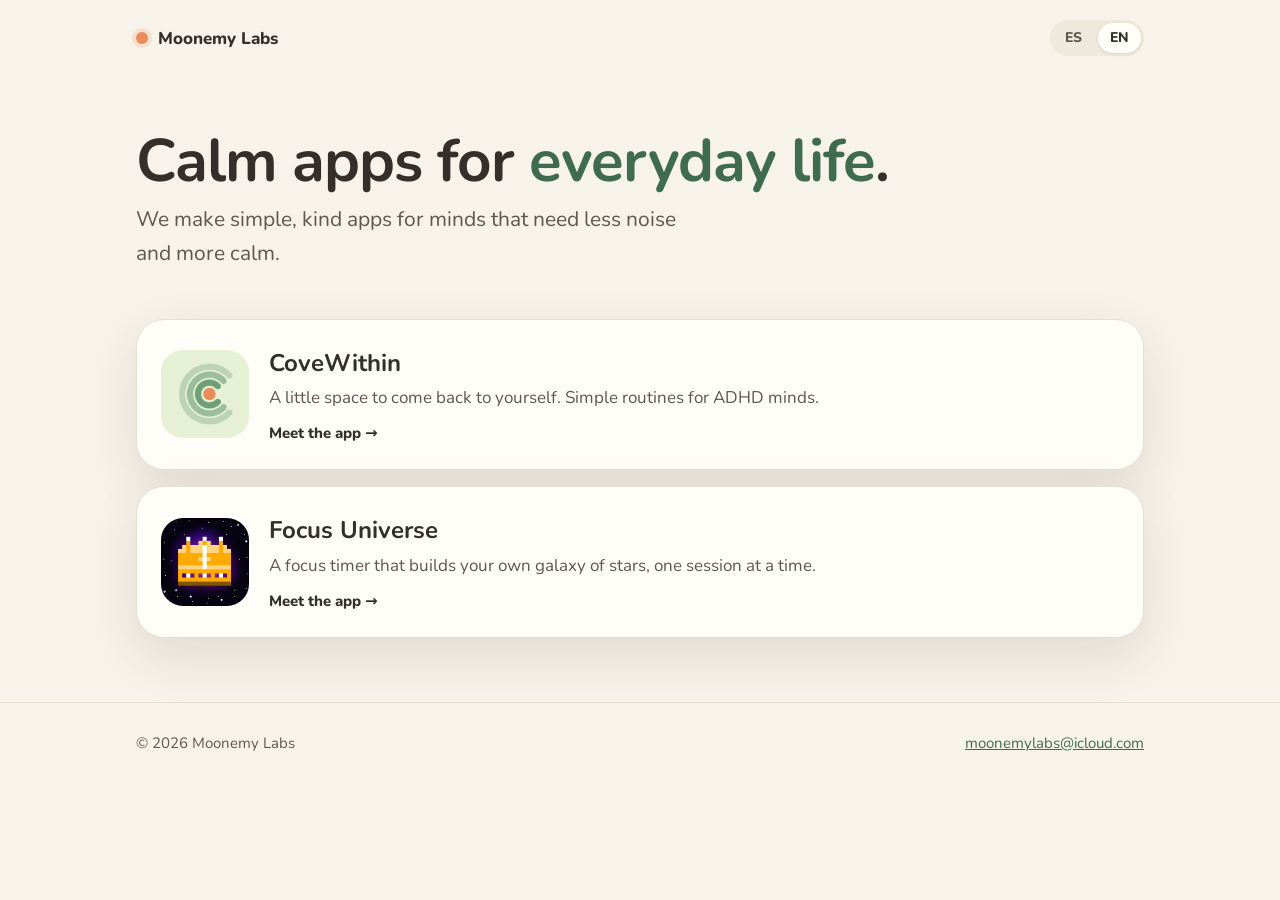
<file: index.html>
<!doctype html>
<html lang="es" data-lang="es">
<head>
<meta charset="utf-8">
<meta name="viewport" content="width=device-width, initial-scale=1">
<title>Moonemy Labs</title>
<meta name="description" content="Moonemy Labs: apps tranquilas para el día a día.">
<link rel="icon" href="favicon.png">
<link rel="preconnect" href="https://fonts.googleapis.com">
<link rel="preconnect" href="https://fonts.gstatic.com" crossorigin>
<link href="https://fonts.googleapis.com/css2?family=Nunito:wght@400;600;700;800;900&display=swap" rel="stylesheet">
<link rel="stylesheet" href="style.css">
<script src="lang.js"></script>
</head>
<body>
<div class="wrap">
  <nav class="nav">
    <a class="brand" href="./"><span class="dot"></span>Moonemy Labs</a>
    <span class="spacer"></span>
    <div class="langs" role="group" aria-label="Idioma / Language"><button data-l="es" aria-pressed="true">ES</button><button data-l="en" aria-pressed="false">EN</button></div>
  </nav>
  <section class="hero" style="grid-template-columns:1fr;padding-bottom:24px">
    <div>
      <h1 lang="es">Apps tranquilas para <span>el día a día</span>.</h1>
      <h1 lang="en">Calm apps for <span>everyday life</span>.</h1>
      <p class="lead" lang="es" style="max-width:44ch">Hacemos apps sencillas y amables, pensadas para mentes que necesitan menos ruido y más calma.</p>
      <p class="lead" lang="en" style="max-width:44ch">We make simple, kind apps for minds that need less noise and more calm.</p>
    </div>
  </section>
  <a class="app-card" href="covewithin/">
    <img src="covewithin/logo.png" alt="">
    <div>
      <h3>CoveWithin</h3>
      <p lang="es">Un pequeño espacio para volver a ti. Rutinas sencillas para mentes con TDAH.</p>
      <p lang="en">A little space to come back to yourself. Simple routines for ADHD minds.</p>
      <div class="links"><span lang="es">Conocer la app →</span><span lang="en">Meet the app →</span></div>
    </div>
  </a>
  <a class="app-card" href="focusuniverse/" style="margin-top:16px">
    <img src="focusuniverse/logo.png" alt="">
    <div>
      <h3>Focus Universe</h3>
      <p lang="es">Un temporizador de enfoque que construye tu propia galaxia de estrellas, sesión a sesión.</p>
      <p lang="en">A focus timer that builds your own galaxy of stars, one session at a time.</p>
      <div class="links"><span lang="es">Conocer la app →</span><span lang="en">Meet the app →</span></div>
    </div>
  </a>
  <div style="height:64px"></div>
</div>
<footer class="foot"><div class="wrap">
  <span>© 2026 Moonemy Labs</span>
  <a href="mailto:moonemylabs@icloud.com">moonemylabs@icloud.com</a>
</div></footer>
</body>
</html>
</file>
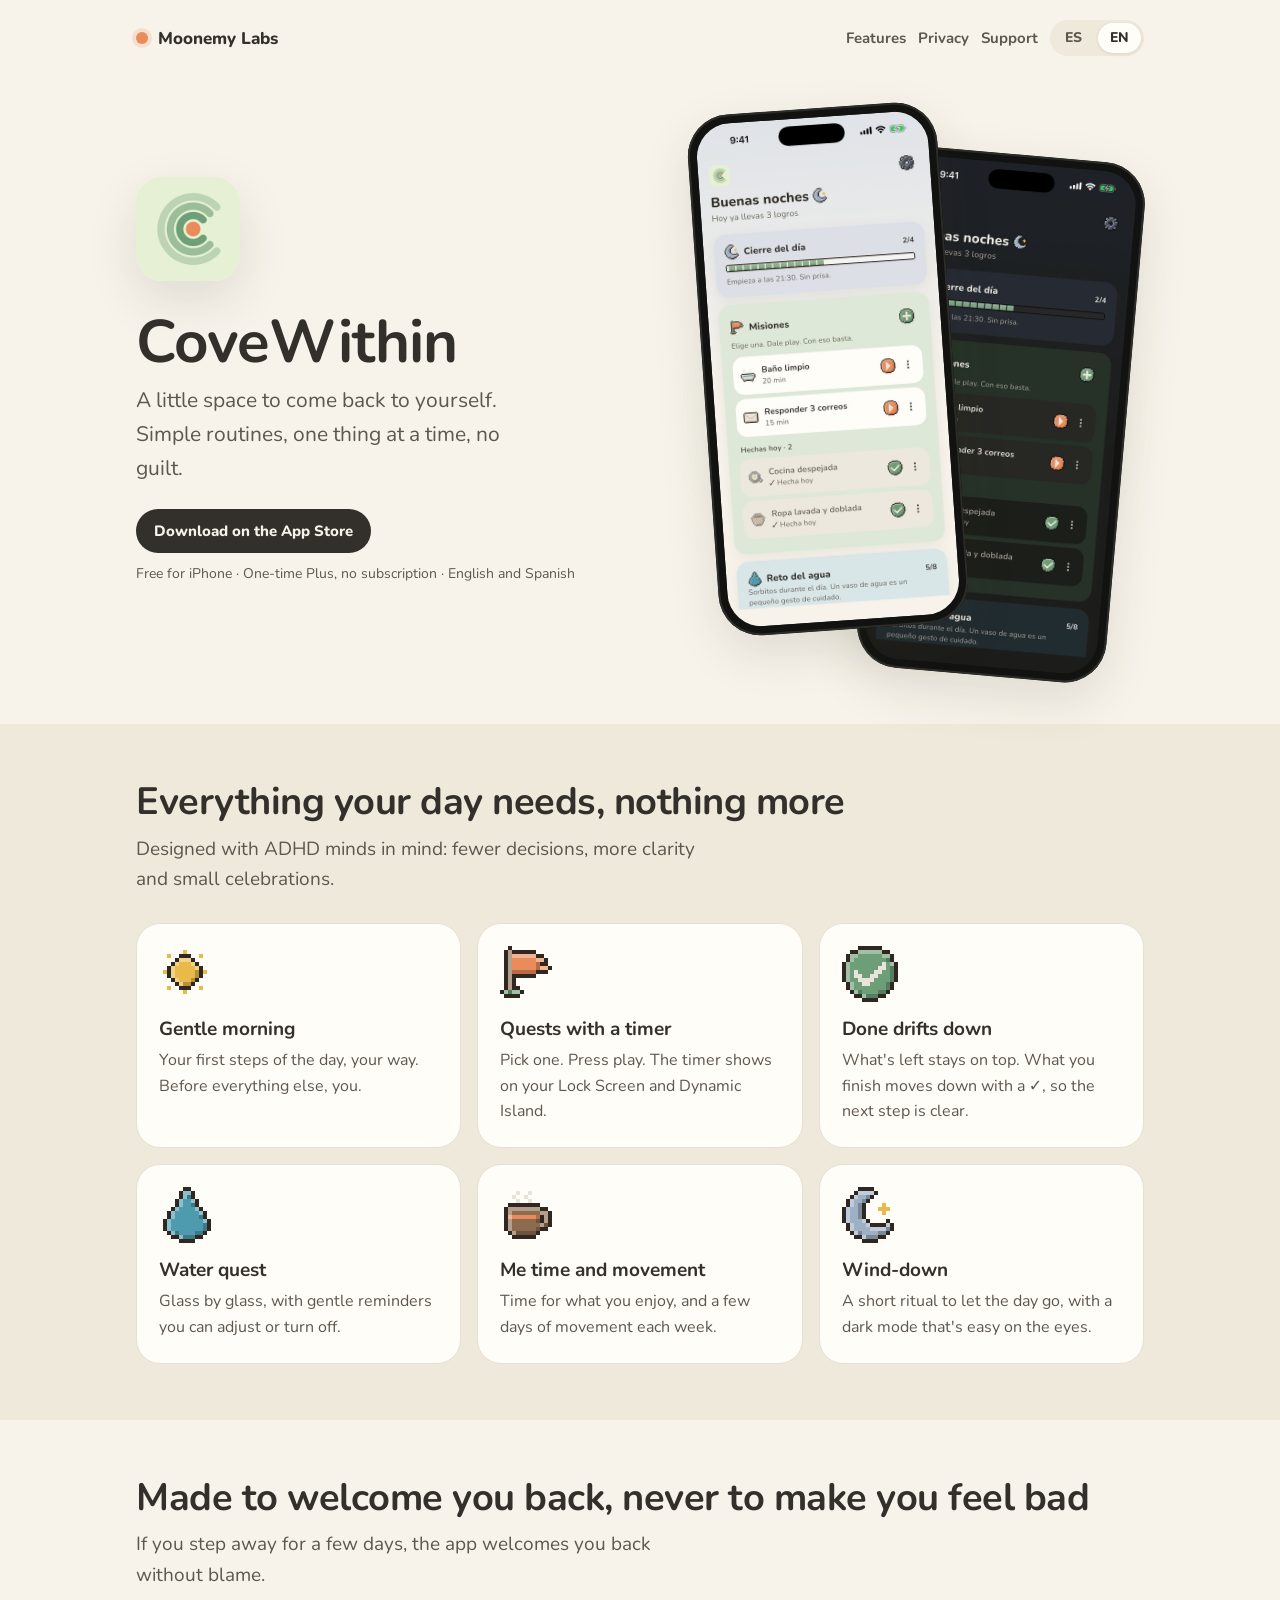
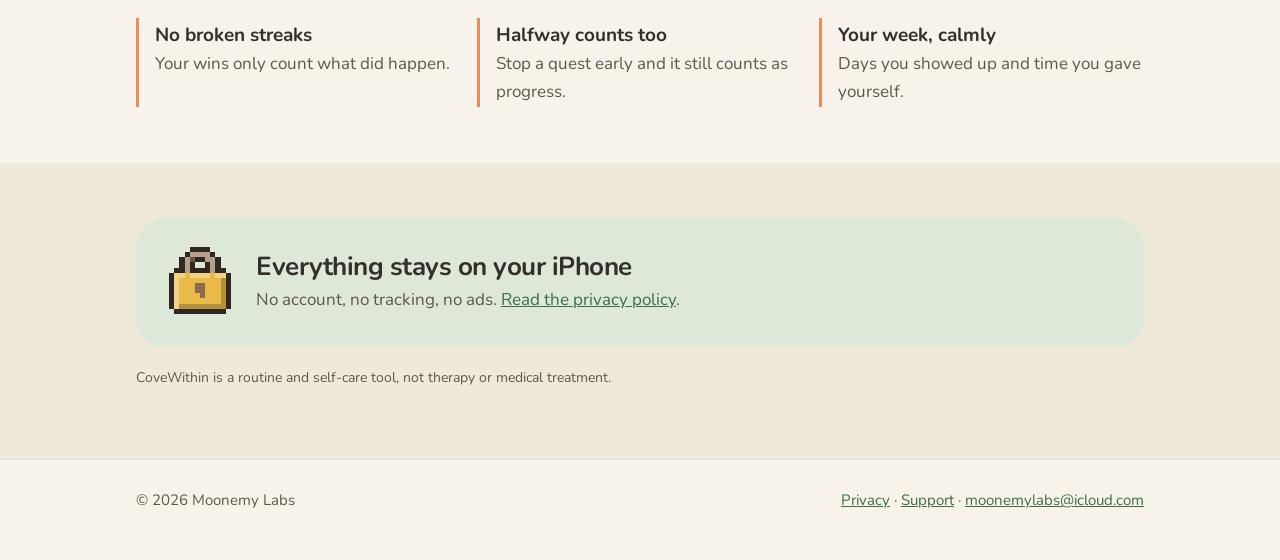
<file: covewithin/index.html>
<!doctype html>
<html lang="es" data-lang="es">
<head>
<meta charset="utf-8">
<meta name="viewport" content="width=device-width, initial-scale=1">
<title>CoveWithin</title>
<meta name="description" content="CoveWithin: rutinas sencillas para mentes con TDAH. Un pequeño espacio para volver a ti.">
<link rel="icon" href="../favicon.png">
<link rel="preconnect" href="https://fonts.googleapis.com">
<link rel="preconnect" href="https://fonts.gstatic.com" crossorigin>
<link href="https://fonts.googleapis.com/css2?family=Nunito:wght@400;600;700;800;900&display=swap" rel="stylesheet">
<link rel="stylesheet" href="../style.css">
<script src="../lang.js"></script>
</head>
<body>
<div class="wrap">
  <nav class="nav">
    <a class="brand" href="../"><span class="dot"></span>Moonemy Labs</a>
    <span class="spacer"></span>
    <a class="link" href="#funciones"><span lang="es">Funciones</span><span lang="en">Features</span></a>
    <a class="link" href="privacy.html"><span lang="es">Privacidad</span><span lang="en">Privacy</span></a>
    <a class="link" href="support.html"><span lang="es">Soporte</span><span lang="en">Support</span></a>
    <div class="langs" role="group" aria-label="Idioma / Language"><button data-l="es" aria-pressed="true">ES</button><button data-l="en" aria-pressed="false">EN</button></div>
  </nav>

  <section class="hero">
    <div>
      <img class="logo" src="logo.png" alt="CoveWithin">
      <h1>CoveWithin</h1>
      <p class="lead" lang="es">Un pequeño espacio para volver a ti. Rutinas sencillas, una cosa a la vez, sin culpa.</p>
      <p class="lead" lang="en">A little space to come back to yourself. Simple routines, one thing at a time, no guilt.</p>
      <a class="pill" style="text-decoration:none" href="https://apps.apple.com/app/id6836586281"> <span lang="es">Descargar en la App Store</span><span lang="en">Download on the App Store</span></a>
      <p class="note" lang="es">Gratis para iPhone · Plus de pago único, sin suscripción · Español e inglés</p>
      <p class="note" lang="en">Free for iPhone · One-time Plus, no subscription · English and Spanish</p>
    </div>
    <div class="phones" aria-hidden="true">
      <div class="glow"></div>
      <div class="phone b"><img src="screen-dark.jpg" alt=""></div>
      <div class="phone a"><img src="screen-light.jpg" alt=""></div>
    </div>
  </section>
</div>

<section class="band alt" id="funciones"><div class="wrap">
  <h2 lang="es">Todo lo que tu día necesita, nada más</h2>
  <h2 lang="en">Everything your day needs, nothing more</h2>
  <p class="sub" lang="es">Pensada con mentes con TDAH en cuenta: menos decisiones, más claridad y celebraciones pequeñas.</p>
  <p class="sub" lang="en">Designed with ADHD minds in mind: fewer decisions, more clarity and small celebrations.</p>
  <div class="grid">
    <div class="feat"><img class="e px" src="px-sun.png" alt="" width="56" height="56">
      <h3 lang="es">Mañana tranquila</h3><h3 lang="en">Gentle morning</h3>
      <p lang="es">Tus primeros pasos del día, a tu medida. Antes que todo, primero tú.</p>
      <p lang="en">Your first steps of the day, your way. Before everything else, you.</p></div>
    <div class="feat"><img class="e px" src="px-flag.png" alt="" width="56" height="56">
      <h3 lang="es">Misiones con temporizador</h3><h3 lang="en">Quests with a timer</h3>
      <p lang="es">Elige una. Dale play. El reloj se ve en la pantalla bloqueada y en la Isla Dinámica.</p>
      <p lang="en">Pick one. Press play. The timer shows on your Lock Screen and Dynamic Island.</p></div>
    <div class="feat"><img class="e px" src="px-done.png" alt="" width="56" height="56">
      <h3 lang="es">Lo hecho, abajo</h3><h3 lang="en">Done drifts down</h3>
      <p lang="es">Lo pendiente queda arriba. Lo que terminas baja con un ✓, para ver claro qué sigue.</p>
      <p lang="en">What's left stays on top. What you finish moves down with a ✓, so the next step is clear.</p></div>
    <div class="feat"><img class="e px" src="px-drop.png" alt="" width="56" height="56">
      <h3 lang="es">Reto del agua</h3><h3 lang="en">Water quest</h3>
      <p lang="es">Vaso a vaso, con recordatorios suaves que puedes ajustar o apagar.</p>
      <p lang="en">Glass by glass, with gentle reminders you can adjust or turn off.</p></div>
    <div class="feat"><img class="e px" src="px-mug.png" alt="" width="56" height="56">
      <h3 lang="es">Rato para ti y movimiento</h3><h3 lang="en">Me time and movement</h3>
      <p lang="es">Un rato para lo que te gusta y unos días de movimiento a la semana.</p>
      <p lang="en">Time for what you enjoy, and a few days of movement each week.</p></div>
    <div class="feat"><img class="e px" src="px-moon.png" alt="" width="56" height="56">
      <h3 lang="es">Cierre del día</h3><h3 lang="en">Wind-down</h3>
      <p lang="es">Un ritual corto para soltar el día, con modo oscuro que no encandila.</p>
      <p lang="en">A short ritual to let the day go, with a dark mode that's easy on the eyes.</p></div>
  </div>
</div></section>

<section class="band"><div class="wrap">
  <h2 lang="es">Hecha para que vuelvas, no para que te sientas mal</h2>
  <h2 lang="en">Made to welcome you back, never to make you feel bad</h2>
  <p class="sub" lang="es">Si te vas unos días, la app te recibe sin reproches.</p>
  <p class="sub" lang="en">If you step away for a few days, the app welcomes you back without blame.</p>
  <div class="trio">
    <div><strong lang="es">Sin rachas rotas</strong><strong lang="en">No broken streaks</strong>
      <span lang="es">Tus logros solo suman lo que sí pasó.</span><span lang="en">Your wins only count what did happen.</span></div>
    <div><strong lang="es">A medias también cuenta</strong><strong lang="en">Halfway counts too</strong>
      <span lang="es">Si paras una misión, queda como avance.</span><span lang="en">Stop a quest early and it still counts as progress.</span></div>
    <div><strong lang="es">Tu semana, en calma</strong><strong lang="en">Your week, calmly</strong>
      <span lang="es">Días que te presentaste y tiempo que te diste.</span><span lang="en">Days you showed up and time you gave yourself.</span></div>
  </div>
</div></section>

<section class="band alt"><div class="wrap">
  <div class="privacy-card">
    <img class="e px" src="px-lock.png" alt="" width="72" height="72">
    <div>
      <h2 style="font-size:26px;margin:0" lang="es">Todo se queda en tu iPhone</h2>
      <h2 style="font-size:26px;margin:0" lang="en">Everything stays on your iPhone</h2>
      <p lang="es">Sin cuenta, sin rastreo y sin publicidad. <a href="privacy.html">Lee la política de privacidad</a>.</p>
      <p lang="en">No account, no tracking, no ads. <a href="privacy.html">Read the privacy policy</a>.</p>
    </div>
  </div>
  <p class="note" lang="es" style="margin-top:20px">CoveWithin es una herramienta de rutinas y autocuidado, no una terapia ni un tratamiento médico.</p>
  <p class="note" lang="en" style="margin-top:20px">CoveWithin is a routine and self-care tool, not therapy or medical treatment.</p>
</div></section>

<footer class="foot"><div class="wrap">
  <span>© 2026 Moonemy Labs</span>
  <span><a href="privacy.html"><span lang="es">Privacidad</span><span lang="en">Privacy</span></a> · <a href="support.html"><span lang="es">Soporte</span><span lang="en">Support</span></a> · <a href="mailto:moonemylabs@icloud.com">moonemylabs@icloud.com</a></span>
</div></footer>
</body>
</html>
</file>
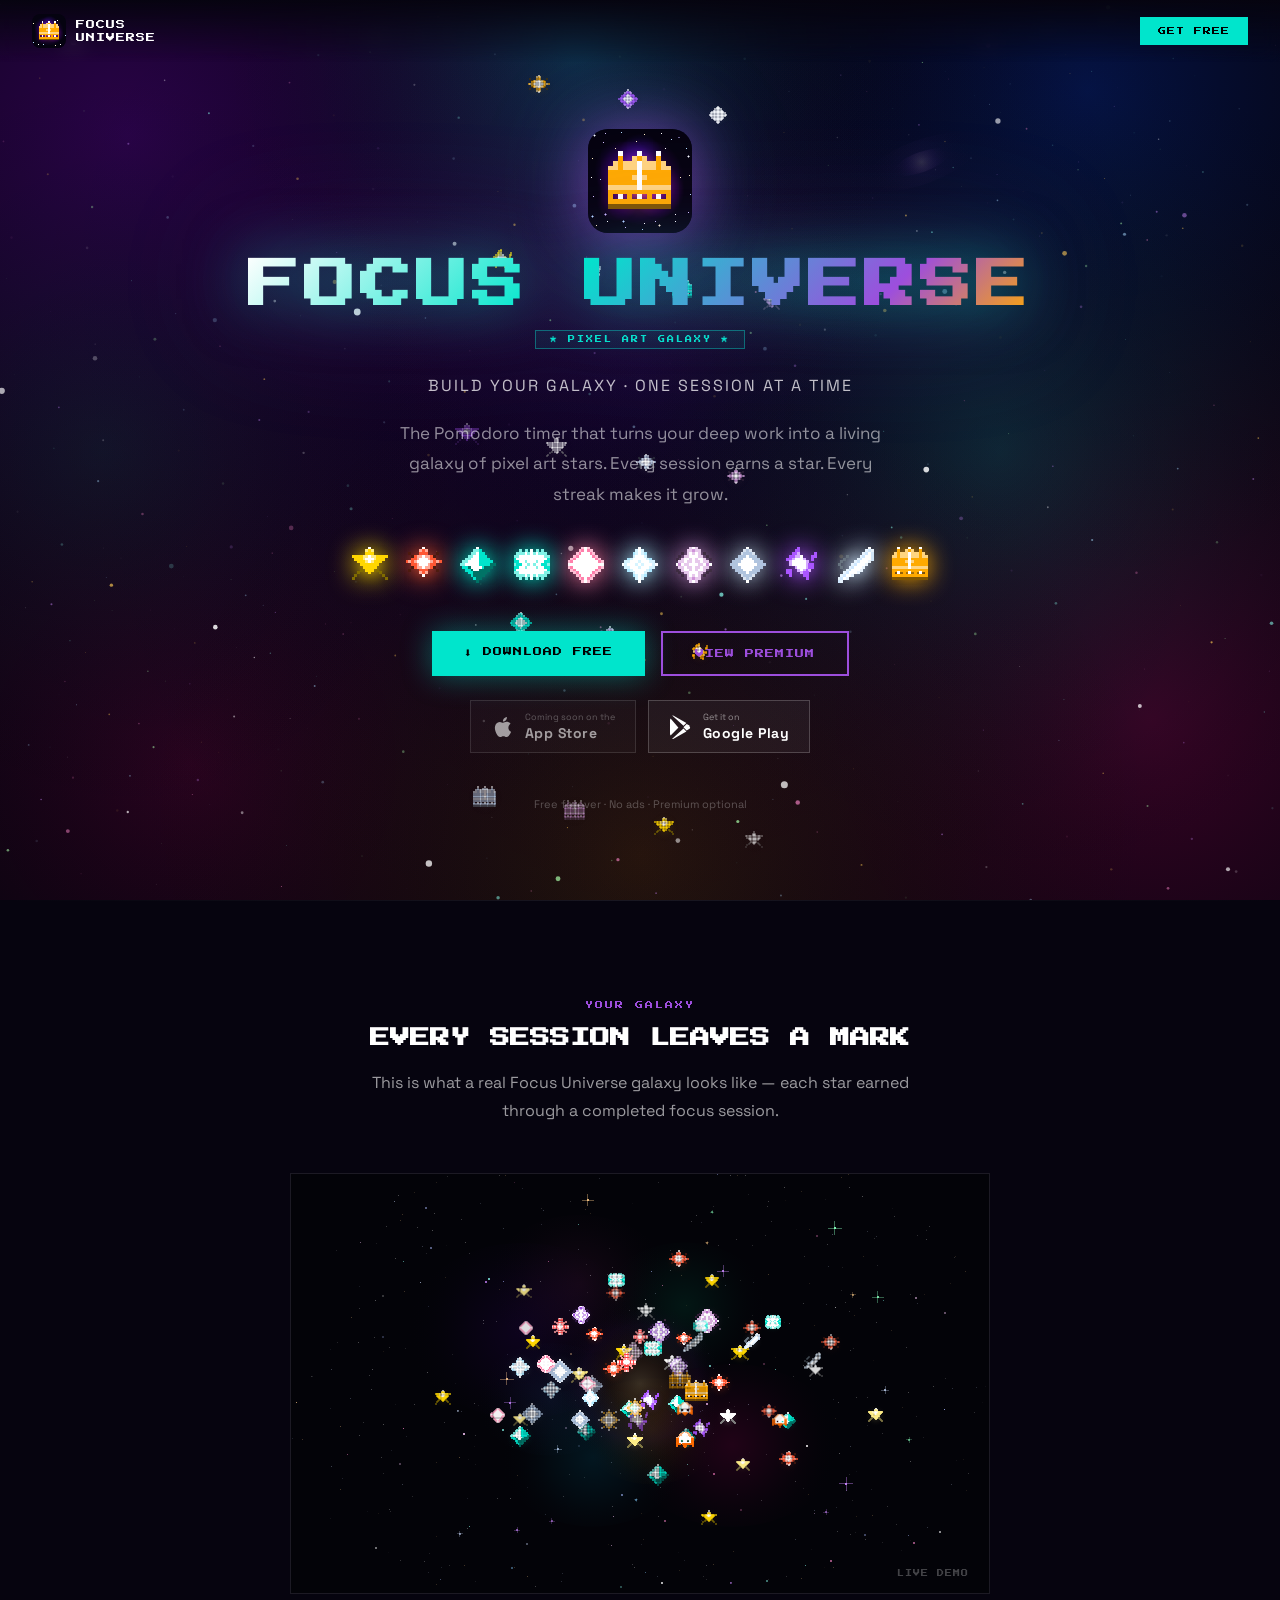
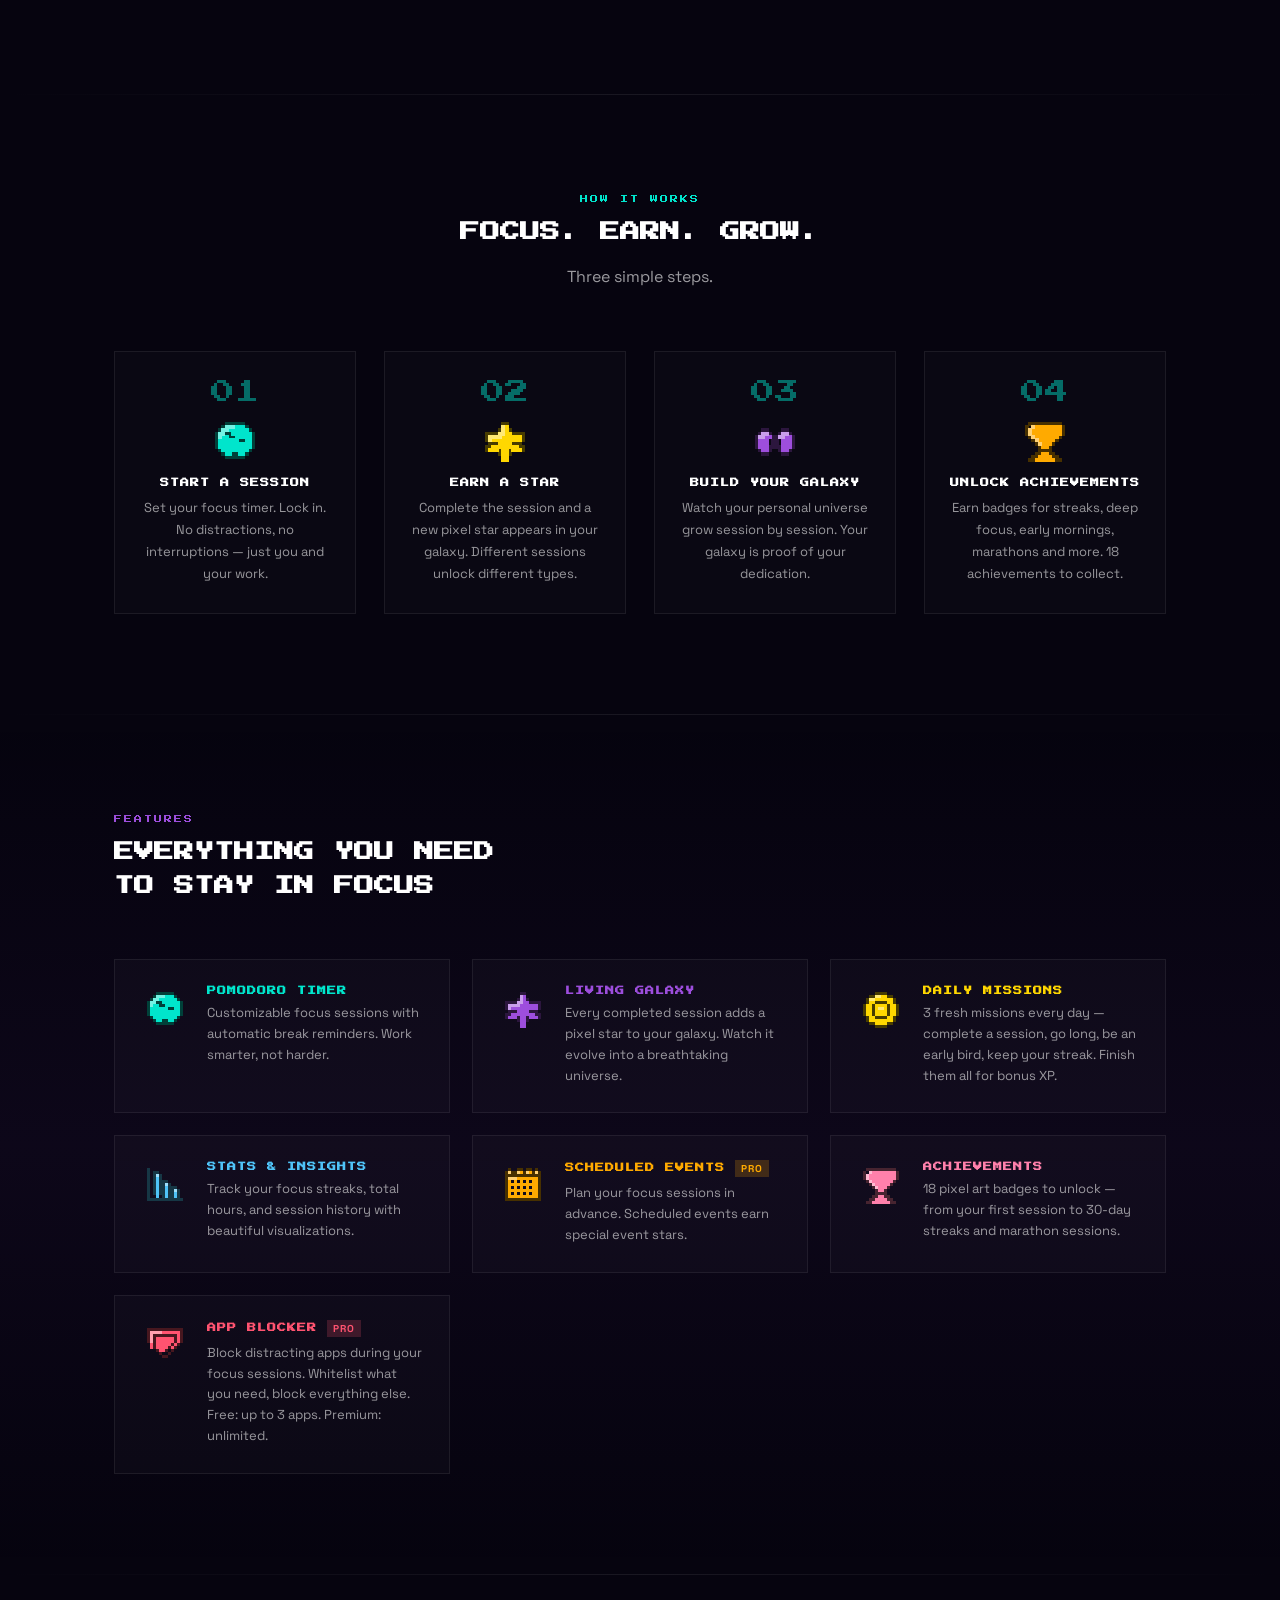
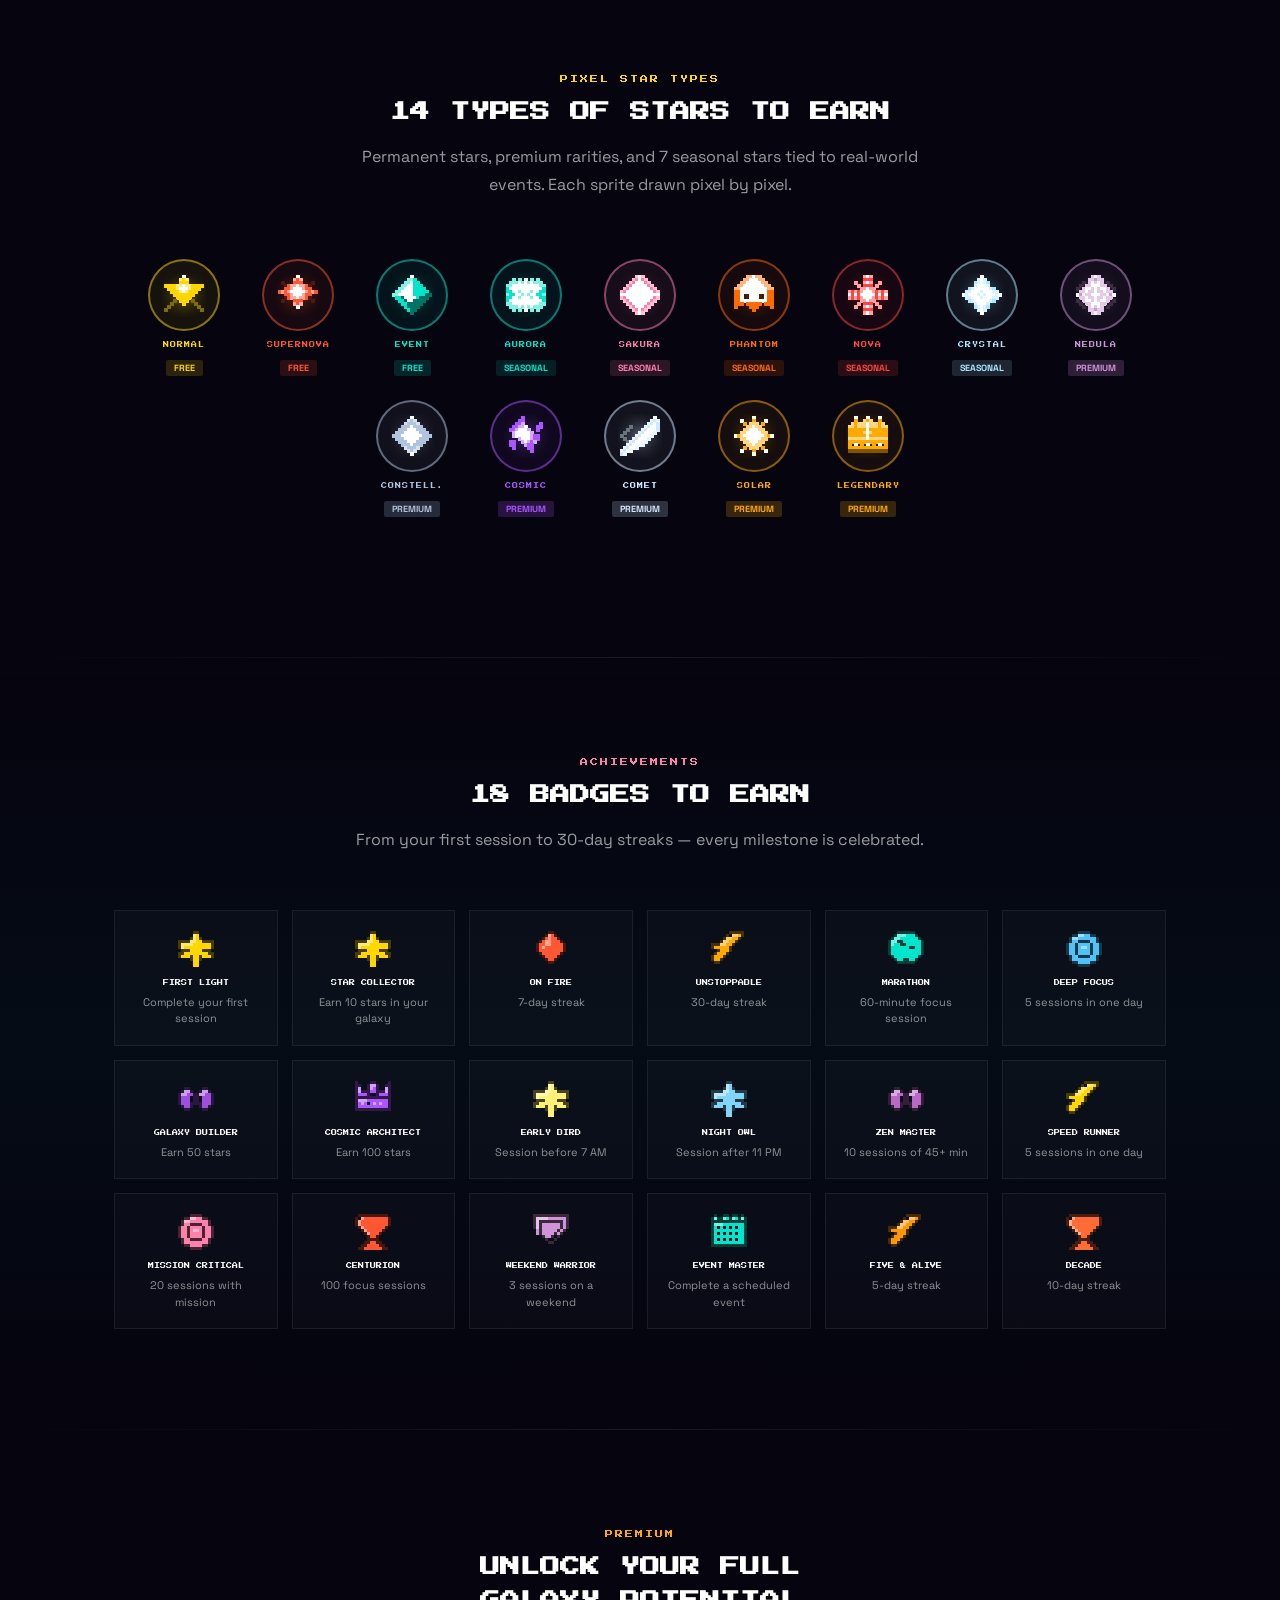
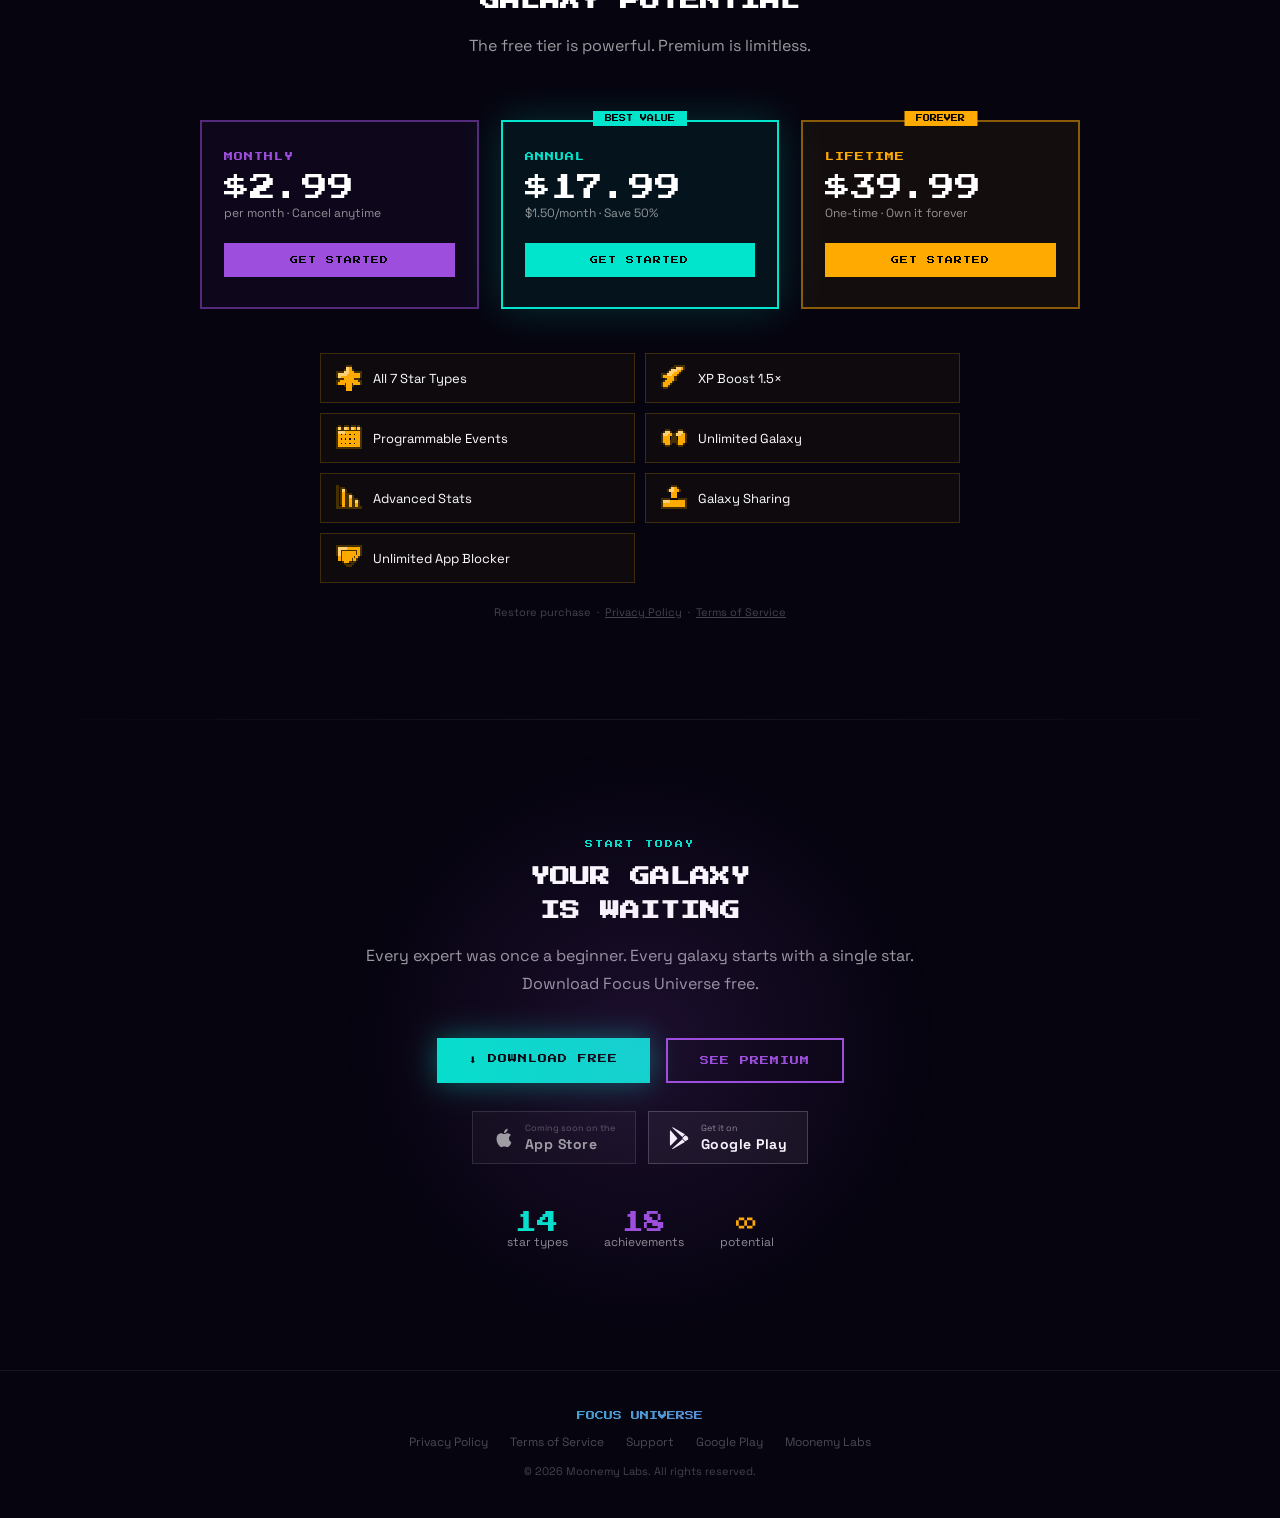
<file: focusuniverse/index.html>
<!DOCTYPE html>
<html lang="en">
<head>
  <meta charset="UTF-8"/>
  <meta name="viewport" content="width=device-width, initial-scale=1.0"/>
  <title>Focus Universe — Build Your Galaxy, One Session at a Time</title>
  <meta name="description" content="The Pomodoro timer that builds your personal galaxy of pixel stars. Every focus session earns a star."/>
  <link rel="preconnect" href="https://fonts.googleapis.com"/>
  <link rel="preconnect" href="https://fonts.gstatic.com" crossorigin/>
  <link href="https://fonts.googleapis.com/css2?family=Press+Start+2P&family=Space+Grotesk:wght@300;400;500;600;700&display=swap" rel="stylesheet"/>
  <style>
    *,*::before,*::after{box-sizing:border-box;margin:0;padding:0}
    :root{
      --bg:#06040F;--purple:#9D4EDD;--teal:#00E5CC;--gold:#FFD700;
      --amber:#FFAA00;--pink:#FF80AB;--blue:#4FC3F7;
    }
    html{scroll-behavior:smooth}
    body{background:var(--bg);color:#fff;font-family:'Space Grotesk',sans-serif;overflow-x:hidden}
    h1,h2,h3,.pixel{font-family:'Press Start 2P',monospace}

    /* ── BG canvas fixed ── */
    #bg{position:fixed;inset:0;z-index:0;pointer-events:none}

    /* ── Sections ── */
    section{position:relative;z-index:1}
    .container{max-width:1100px;margin:0 auto;padding:0 24px}

    /* ── NAV ── */
    nav{
      position:fixed;top:0;left:0;right:0;z-index:100;
      display:flex;align-items:center;justify-content:space-between;
      padding:14px 32px;
      background:linear-gradient(to bottom,rgba(6,4,15,.96),transparent);
      backdrop-filter:blur(10px);
    }
    .nav-logo{display:flex;align-items:center;gap:10px}
    .nav-logo img{width:34px;height:34px;border-radius:8px;image-rendering:pixelated}
    .nav-logo span{font-family:'Press Start 2P',monospace;font-size:9px;color:#fff;letter-spacing:1px;line-height:1.5}
    .nav-cta{
      background:var(--teal);color:#000;
      font-family:'Press Start 2P',monospace;font-size:8px;
      padding:10px 18px;text-decoration:none;letter-spacing:1px;
      transition:opacity .2s;image-rendering:pixelated;
    }
    .nav-cta:hover{opacity:.82}

    /* ── HERO ── */
    #hero{
      min-height:100vh;display:flex;flex-direction:column;
      align-items:center;justify-content:center;
      text-align:center;padding:120px 24px 80px;
      position:relative;overflow:hidden;
    }
    #hero-galaxy-canvas{
      position:absolute;inset:0;width:100%;height:100%;
      z-index:0;pointer-events:none;
    }
    .hero-content{position:relative;z-index:2;display:flex;flex-direction:column;align-items:center;text-align:center}
    .hero-icon{
      width:104px;height:104px;border-radius:20px;margin-bottom:20px;
      box-shadow:0 0 60px rgba(157,78,221,.65),0 0 120px rgba(0,229,204,.2);
      animation:float 4s ease-in-out infinite;
      image-rendering:pixelated;
    }
    @keyframes float{0%,100%{transform:translateY(0)}50%{transform:translateY(-12px)}}

    /* ── HERO brand name ── */
    .hero-brand{
      font-family:'Press Start 2P',monospace;
      font-size:clamp(22px,5.5vw,52px);
      letter-spacing:4px;line-height:1.3;
      margin-bottom:10px;
      background:linear-gradient(135deg,#fff 0%,var(--teal) 40%,var(--purple) 80%,var(--amber) 100%);
      -webkit-background-clip:text;-webkit-text-fill-color:transparent;background-clip:text;
      filter:drop-shadow(0 0 30px rgba(0,229,204,.55)) drop-shadow(0 0 60px rgba(157,78,221,.35));
      animation:brandPulse 3s ease-in-out infinite;
    }
    @keyframes brandPulse{
      0%,100%{filter:drop-shadow(0 0 30px rgba(0,229,204,.55)) drop-shadow(0 0 60px rgba(157,78,221,.35))}
      50%{filter:drop-shadow(0 0 50px rgba(0,229,204,.85)) drop-shadow(0 0 100px rgba(157,78,221,.55))}
    }
    .hero-pixel-badge{
      display:inline-flex;align-items:center;gap:8px;
      border:1px solid rgba(0,229,204,.4);
      background:rgba(0,229,204,.07);
      padding:5px 14px;margin-bottom:22px;
      font-family:'Press Start 2P',monospace;font-size:7px;
      color:var(--teal);letter-spacing:2px;
    }
    .hero-title{
      font-size:clamp(11px,2vw,16px);line-height:1.9;letter-spacing:2px;
      margin-bottom:16px;color:rgba(255,255,255,.75);
    }
    .hero-sub{
      font-size:clamp(14px,1.8vw,17px);color:rgba(255,255,255,.55);
      max-width:500px;line-height:1.8;margin:0 auto 36px;text-align:center;
    }
    /* ── Store badges ── */
    .store-badges{display:flex;gap:12px;flex-wrap:wrap;justify-content:center;margin-top:24px}
    .store-badge{
      display:flex;align-items:center;gap:10px;
      padding:10px 20px;
      border:1px solid rgba(255,255,255,.2);
      background:rgba(255,255,255,.05);
      text-decoration:none;color:#fff;
      transition:background .2s,border-color .2s;
      min-width:160px;
    }
    .store-badge:hover{background:rgba(255,255,255,.10);border-color:rgba(255,255,255,.4)}
    .store-badge svg{flex-shrink:0}
    .store-badge-text{text-align:left}
    .store-badge-text small{display:block;font-size:9px;color:rgba(255,255,255,.5);margin-bottom:1px}
    .store-badge-text strong{display:block;font-size:14px;font-weight:700;letter-spacing:.5px}
    /* Hero pixel stars row */
    .hero-pxstars{
      display:flex;justify-content:center;gap:14px;margin-bottom:46px;flex-wrap:wrap;
    }
    .hero-pxstars canvas{
      image-rendering:pixelated;
      filter:drop-shadow(0 0 12px currentColor);
    }
    .hero-btns{display:flex;gap:16px;flex-wrap:wrap;justify-content:center}
    .btn-primary{
      display:inline-block;padding:16px 32px;background:var(--teal);color:#000;
      font-family:'Press Start 2P',monospace;font-size:9px;letter-spacing:1px;
      text-decoration:none;
      box-shadow:0 0 30px rgba(0,229,204,.4);
      transition:transform .2s,box-shadow .2s;
    }
    .btn-primary:hover{transform:translateY(-2px);box-shadow:0 0 50px rgba(0,229,204,.6)}
    .btn-secondary{
      display:inline-block;padding:16px 32px;border:2px solid var(--purple);
      color:var(--purple);font-family:'Press Start 2P',monospace;font-size:9px;
      letter-spacing:1px;text-decoration:none;transition:background .2s,color .2s;
    }
    .btn-secondary:hover{background:var(--purple);color:#fff}
    .hero-note{margin-top:44px;font-size:11px;color:rgba(255,255,255,.28)}

    /* ── GALAXY DEMO ── */
    #galaxy-demo{padding:100px 0;text-align:center}
    .galaxy-wrap{
      position:relative;margin:48px auto 0;
      width:min(700px,100%);
      border:1px solid rgba(255,255,255,.08);
      background:rgba(255,255,255,.01);
      overflow:hidden;
    }
    #galaxy-canvas{
      width:100%;display:block;
      image-rendering:pixelated;
    }
    .galaxy-label{
      position:absolute;bottom:16px;right:20px;
      font-family:'Press Start 2P',monospace;font-size:7px;
      color:rgba(255,255,255,.25);letter-spacing:1px;
    }

    /* ── SECTION LABELS ── */
    .slabel{font-family:'Press Start 2P',monospace;font-size:8px;letter-spacing:2px;margin-bottom:12px;display:block}
    .stitle{font-family:'Press Start 2P',monospace;font-size:clamp(12px,2.5vw,20px);line-height:1.7;margin-bottom:14px}
    .ssub{font-size:16px;color:rgba(255,255,255,.6);line-height:1.75;max-width:600px}

    /* ── HOW IT WORKS ── */
    #how{padding:100px 0}
    .how-hdr{text-align:center;margin-bottom:60px}
    .how-steps{display:grid;grid-template-columns:repeat(auto-fit,minmax(220px,1fr));gap:28px}
    .step{
      text-align:center;padding:28px 20px;
      border:1px solid rgba(255,255,255,.07);
      background:rgba(255,255,255,.02);
      transition:border-color .3s;
    }
    .step:hover{border-color:rgba(157,78,221,.5)}
    .step-num{font-family:'Press Start 2P',monospace;font-size:24px;color:var(--teal);opacity:.45;margin-bottom:16px}
    .step-icon{margin-bottom:14px;display:flex;justify-content:center}
    .step h3{font-family:'Press Start 2P',monospace;font-size:9px;margin-bottom:10px;letter-spacing:1px}
    .step p{font-size:13px;color:rgba(255,255,255,.58);line-height:1.7}

    /* ── FEATURES ── */
    #features{
      padding:100px 0;
      background:linear-gradient(to bottom,transparent,rgba(157,78,221,.05),transparent);
    }
    .feat-hdr{margin-bottom:56px}
    .feat-grid{display:grid;grid-template-columns:repeat(auto-fit,minmax(300px,1fr));gap:22px}
    .feat-card{
      padding:26px;border:1px solid rgba(255,255,255,.07);
      background:rgba(255,255,255,.02);
      display:flex;gap:18px;align-items:flex-start;
      transition:border-color .3s,background .3s;
    }
    .feat-card:hover{border-color:rgba(255,255,255,.18);background:rgba(255,255,255,.04)}
    .feat-icon{flex-shrink:0;display:flex;align-items:center;justify-content:center;width:48px;height:48px}
    .feat-card h3{font-family:'Press Start 2P',monospace;font-size:9px;margin-bottom:8px;letter-spacing:1px}
    .feat-card p{font-size:13px;color:rgba(255,255,255,.58);line-height:1.6}

    /* ── STARS SHOWCASE ── */
    #stars{padding:100px 0;text-align:center}
    .stars-hdr{margin-bottom:60px}
    .stars-flex{display:flex;justify-content:center;gap:24px;flex-wrap:wrap;margin-bottom:40px}
    .star-cell{display:flex;flex-direction:column;align-items:center;gap:10px;width:90px}
    .star-orb{
      width:72px;height:72px;border-radius:50%;border:2px solid;
      display:flex;align-items:center;justify-content:center;
      transition:transform .3s;
    }
    .star-orb:hover{transform:scale(1.1)}
    .star-orb canvas{image-rendering:pixelated}
    .star-lbl{font-family:'Press Start 2P',monospace;font-size:6px;letter-spacing:1px;text-align:center;line-height:1.5}
    .star-tag{font-size:9px;padding:2px 8px;font-weight:700;border-radius:2px}

    /* ── ACHIEVEMENTS ── */
    #achievements{
      padding:100px 0;
      background:linear-gradient(to bottom,transparent,rgba(0,229,204,.04),transparent);
    }
    .ach-hdr{text-align:center;margin-bottom:56px}
    .ach-grid{display:grid;grid-template-columns:repeat(auto-fill,minmax(155px,1fr));gap:14px}
    .ach-card{
      padding:18px 14px;border:1px solid rgba(255,255,255,.07);
      background:rgba(255,255,255,.02);text-align:center;
      transition:border-color .3s,background .3s;
    }
    .ach-card:hover{border-color:rgba(255,255,255,.28);background:rgba(255,255,255,.04)}
    .ach-icon-wrap{display:flex;justify-content:center;margin-bottom:10px}
    .ach-icon-wrap canvas{image-rendering:pixelated}
    .ach-name{font-family:'Press Start 2P',monospace;font-size:6px;color:#fff;margin-bottom:6px;line-height:1.5}
    .ach-desc{font-size:11px;color:rgba(255,255,255,.55);line-height:1.5}

    /* ── PRICING ── */
    #pricing{padding:100px 0;text-align:center}
    .price-hdr{margin-bottom:60px}
    .price-grid{display:grid;grid-template-columns:repeat(auto-fit,minmax(250px,1fr));gap:22px;max-width:880px;margin:0 auto}
    .price-card{padding:30px 22px;border:2px solid;position:relative;text-align:left;transition:box-shadow .3s}
    .price-card.hi{box-shadow:0 0 40px rgba(0,229,204,.2)}
    .price-badge{
      position:absolute;top:-11px;left:50%;transform:translateX(-50%);
      font-family:'Press Start 2P',monospace;font-size:7px;
      padding:4px 12px;color:#000;white-space:nowrap;
    }
    .price-label{font-family:'Press Start 2P',monospace;font-size:9px;letter-spacing:1px;margin-bottom:14px}
    .price-amt{font-family:'Press Start 2P',monospace;font-size:clamp(18px,3.5vw,26px);color:#fff;margin-bottom:4px}
    .price-sub{font-size:12px;color:rgba(255,255,255,.55);margin-bottom:22px}
    .price-btn{
      display:block;width:100%;padding:13px;
      font-family:'Press Start 2P',monospace;font-size:8px;
      letter-spacing:1px;text-align:center;text-decoration:none;color:#000;
      transition:opacity .2s;
    }
    .price-btn:hover{opacity:.82}
    .prem-feats{max-width:640px;margin:44px auto 0;display:grid;grid-template-columns:1fr 1fr;gap:10px}
    .pf{
      display:flex;align-items:center;gap:10px;padding:10px 14px;
      border:1px solid rgba(255,170,0,.2);background:rgba(255,170,0,.04);
    }
    .pf-icon{flex-shrink:0}
    .pf span{font-size:13px}

    /* ── CTA ── */
    #cta{padding:120px 0;text-align:center;position:relative;overflow:hidden}
    .cta-glow{
      position:absolute;top:50%;left:50%;transform:translate(-50%,-50%);
      width:600px;height:600px;border-radius:50%;
      background:radial-gradient(circle,rgba(157,78,221,.15) 0%,transparent 70%);
      pointer-events:none;
    }
    .cta-stats{display:flex;justify-content:center;gap:36px;margin-top:48px;flex-wrap:wrap}
    .cta-stat p:first-child{font-family:'Press Start 2P',monospace;font-size:22px}
    .cta-stat p:last-child{font-size:12px;color:rgba(255,255,255,.55)}

    /* ── FOOTER ── */
    footer{border-top:1px solid rgba(255,255,255,.07);padding:40px 0;text-align:center}
    .foot-logo{font-family:'Press Start 2P',monospace;font-size:9px;margin-bottom:14px;
      background:linear-gradient(135deg,var(--teal),var(--purple));
      -webkit-background-clip:text;-webkit-text-fill-color:transparent;background-clip:text;}
    .foot-links{display:flex;justify-content:center;gap:22px;margin-bottom:14px;flex-wrap:wrap}
    .foot-links a{font-size:12px;color:rgba(255,255,255,.28);text-decoration:none;transition:color .2s}
    .foot-links a:hover{color:#fff}
    footer p{font-size:11px;color:rgba(255,255,255,.25)}
    .divider{height:1px;background:linear-gradient(to right,transparent,rgba(255,255,255,.08),transparent)}

    @media(max-width:640px){
      nav{padding:12px 16px}
      .nav-logo span{display:none}
      .btn-primary,.btn-secondary{font-size:8px;padding:13px 18px}
      .how-steps{grid-template-columns:1fr}
      .feat-grid{grid-template-columns:1fr}
      .ach-grid{grid-template-columns:repeat(2,1fr)}
      .price-grid{grid-template-columns:1fr}
      .prem-feats{grid-template-columns:1fr}
    }
  </style>
</head>
<body>

<!-- Background space canvas -->
<canvas id="bg"></canvas>

<!-- NAV -->
<nav>
  <div class="nav-logo">
    <img src="logo.png" alt="Focus Universe"/>
    <span>FOCUS<br>UNIVERSE</span>
  </div>
  <a href="#pricing" class="nav-cta">GET FREE</a>
</nav>

<!-- HERO -->
<section id="hero">
  <canvas id="hero-galaxy-canvas"></canvas>
  <div class="hero-content">
    <img src="logo.png" class="hero-icon" alt="Focus Universe"/>
    <h1 class="hero-brand">FOCUS UNIVERSE</h1>
    <div class="hero-pixel-badge">★ PIXEL ART GALAXY ★</div>
    <p class="hero-title">BUILD YOUR GALAXY · ONE SESSION AT A TIME</p>
    <p class="hero-sub">The Pomodoro timer that turns your deep work into a living galaxy of pixel art stars. Every session earns a star. Every streak makes it grow.</p>
    <div class="hero-pxstars" id="hero-stars-row"></div>
    <div class="hero-btns">
      <a href="https://play.google.com/store/apps/details?id=com.focusuniverse.app" class="btn-primary">⬇ DOWNLOAD FREE</a>
      <a href="#pricing" class="btn-secondary">VIEW PREMIUM</a>
    </div>
    <div class="store-badges">
      <a href="#" class="store-badge" aria-disabled="true" style="opacity:.6;pointer-events:none">
        <svg width="24" height="24" viewBox="0 0 24 24" fill="white"><path d="M18.71 19.5c-.83 1.24-1.71 2.45-3.05 2.47-1.34.03-1.77-.79-3.29-.79-1.53 0-2 .77-3.27.82-1.31.05-2.3-1.32-3.14-2.53C4.25 17 2.94 12.45 4.7 9.39c.87-1.52 2.43-2.48 4.12-2.51 1.28-.02 2.5.87 3.29.87.78 0 2.26-1.07 3.8-.91.65.03 2.47.26 3.64 1.98-.09.06-2.17 1.28-2.15 3.81.03 3.02 2.65 4.03 2.68 4.04-.03.07-.42 1.44-1.38 2.83M13 3.5c.73-.83 1.94-1.46 2.94-1.5.13 1.17-.34 2.35-1.04 3.19-.69.85-1.83 1.51-2.95 1.42-.15-1.15.41-2.35 1.05-3.11z"/></svg>
        <div class="store-badge-text"><small>Coming soon on the</small><strong>App Store</strong></div>
      </a>
      <a href="https://play.google.com/store/apps/details?id=com.focusuniverse.app" class="store-badge">
        <svg width="24" height="24" viewBox="0 0 24 24" fill="white"><path d="M3.18 23.76c.3.17.64.22.99.14l13.23-7.52-2.9-2.93-11.32 10.31zm-1.67-20.1C1.2 4.04 1 4.54 1 5.14v13.72c0 .6.2 1.1.51 1.48l.08.07 7.69-7.74v-.18L1.59 3.59l-.08.07zM20.49 10.61l-2.85-1.62-3.19 3.22 3.19 3.22 2.88-1.63c.82-.47.82-1.72-.03-2.19zM4.17.38L17.4 7.9l-2.9 2.93L3.18.52c.35-.08.7-.03.99.14l.0-.28z"/></svg>
        <div class="store-badge-text"><small>Get it on</small><strong>Google Play</strong></div>
      </a>
    </div>
    <p class="hero-note">Free forever · No ads · Premium optional</p>
  </div>
</section>

<div class="divider"></div>

<!-- GALAXY DEMO -->
<section id="galaxy-demo">
  <div class="container">
    <span class="slabel" style="color:var(--purple);text-align:center;display:block">YOUR GALAXY</span>
    <h2 class="stitle" style="text-align:center">EVERY SESSION LEAVES A MARK</h2>
    <p class="ssub" style="margin:0 auto;text-align:center">This is what a real Focus Universe galaxy looks like — each star earned through a completed focus session.</p>
    <div class="galaxy-wrap">
      <canvas id="galaxy-canvas" height="420"></canvas>
      <span class="galaxy-label">LIVE DEMO</span>
    </div>
  </div>
</section>

<div class="divider"></div>

<!-- HOW IT WORKS -->
<section id="how">
  <div class="container">
    <div class="how-hdr">
      <span class="slabel" style="color:var(--teal);display:block;text-align:center">HOW IT WORKS</span>
      <h2 class="stitle" style="text-align:center">FOCUS. EARN. GROW.</h2>
      <p class="ssub" style="margin:0 auto;text-align:center">Three simple steps.</p>
    </div>
    <div class="how-steps">
      <div class="step">
        <div class="step-num">01</div>
        <div class="step-icon"><canvas id="how-icon-0" width="44" height="44" style="image-rendering:pixelated"></canvas></div>
        <h3>START A SESSION</h3>
        <p>Set your focus timer. Lock in. No distractions, no interruptions — just you and your work.</p>
      </div>
      <div class="step">
        <div class="step-num">02</div>
        <div class="step-icon"><canvas id="how-icon-1" width="44" height="44" style="image-rendering:pixelated"></canvas></div>
        <h3>EARN A STAR</h3>
        <p>Complete the session and a new pixel star appears in your galaxy. Different sessions unlock different types.</p>
      </div>
      <div class="step">
        <div class="step-num">03</div>
        <div class="step-icon"><canvas id="how-icon-2" width="44" height="44" style="image-rendering:pixelated"></canvas></div>
        <h3>BUILD YOUR GALAXY</h3>
        <p>Watch your personal universe grow session by session. Your galaxy is proof of your dedication.</p>
      </div>
      <div class="step">
        <div class="step-num">04</div>
        <div class="step-icon"><canvas id="how-icon-3" width="44" height="44" style="image-rendering:pixelated"></canvas></div>
        <h3>UNLOCK ACHIEVEMENTS</h3>
        <p>Earn badges for streaks, deep focus, early mornings, marathons and more. 18 achievements to collect.</p>
      </div>
    </div>
  </div>
</section>

<div class="divider"></div>

<!-- FEATURES -->
<section id="features">
  <div class="container">
    <div class="feat-hdr">
      <span class="slabel" style="color:var(--purple)">FEATURES</span>
      <h2 class="stitle">EVERYTHING YOU NEED<br>TO STAY IN FOCUS</h2>
    </div>
    <div class="feat-grid">
      <div class="feat-card">
        <div class="feat-icon"><canvas id="fi-0" width="40" height="40" style="image-rendering:pixelated"></canvas></div>
        <div>
          <h3 style="color:var(--teal)">POMODORO TIMER</h3>
          <p>Customizable focus sessions with automatic break reminders. Work smarter, not harder.</p>
        </div>
      </div>
      <div class="feat-card">
        <div class="feat-icon"><canvas id="fi-1" width="40" height="40" style="image-rendering:pixelated"></canvas></div>
        <div>
          <h3 style="color:var(--purple)">LIVING GALAXY</h3>
          <p>Every completed session adds a pixel star to your galaxy. Watch it evolve into a breathtaking universe.</p>
        </div>
      </div>
      <div class="feat-card">
        <div class="feat-icon"><canvas id="fi-2" width="40" height="40" style="image-rendering:pixelated"></canvas></div>
        <div>
          <h3 style="color:var(--gold)">DAILY MISSIONS</h3>
          <p>3 fresh missions every day — complete a session, go long, be an early bird, keep your streak. Finish them all for bonus XP.</p>
        </div>
      </div>
      <div class="feat-card">
        <div class="feat-icon"><canvas id="fi-3" width="40" height="40" style="image-rendering:pixelated"></canvas></div>
        <div>
          <h3 style="color:var(--blue)">STATS & INSIGHTS</h3>
          <p>Track your focus streaks, total hours, and session history with beautiful visualizations.</p>
        </div>
      </div>
      <div class="feat-card">
        <div class="feat-icon"><canvas id="fi-4" width="40" height="40" style="image-rendering:pixelated"></canvas></div>
        <div>
          <h3 style="color:var(--amber)">SCHEDULED EVENTS <span style="font-family:'Space Grotesk',sans-serif;font-size:10px;background:rgba(255,170,0,.2);padding:2px 6px;font-weight:700">PRO</span></h3>
          <p>Plan your focus sessions in advance. Scheduled events earn special event stars.</p>
        </div>
      </div>
      <div class="feat-card">
        <div class="feat-icon"><canvas id="fi-5" width="40" height="40" style="image-rendering:pixelated"></canvas></div>
        <div>
          <h3 style="color:var(--pink)">ACHIEVEMENTS</h3>
          <p>18 pixel art badges to unlock — from your first session to 30-day streaks and marathon sessions.</p>
        </div>
      </div>
      <div class="feat-card">
        <div class="feat-icon"><canvas id="fi-6" width="40" height="40" style="image-rendering:pixelated"></canvas></div>
        <div>
          <h3 style="color:#FF5370">APP BLOCKER <span style="font-family:'Space Grotesk',sans-serif;font-size:10px;background:rgba(255,83,112,.2);padding:2px 6px;font-weight:700">PRO</span></h3>
          <p>Block distracting apps during your focus sessions. Whitelist what you need, block everything else. Free: up to 3 apps. Premium: unlimited.</p>
        </div>
      </div>
    </div>
  </div>
</section>

<div class="divider"></div>

<!-- STAR TYPES -->
<section id="stars">
  <div class="container">
    <div class="stars-hdr">
      <span class="slabel" style="color:var(--gold);display:block;text-align:center">PIXEL STAR TYPES</span>
      <h2 class="stitle" style="text-align:center">14 TYPES OF STARS TO EARN</h2>
      <p class="ssub" style="margin:0 auto;text-align:center">Permanent stars, premium rarities, and 7 seasonal stars tied to real-world events. Each sprite drawn pixel by pixel.</p>
    </div>
    <div class="stars-flex" id="stars-showcase"></div>
  </div>
</section>

<div class="divider"></div>

<!-- ACHIEVEMENTS -->
<section id="achievements">
  <div class="container">
    <div class="ach-hdr">
      <span class="slabel" style="color:var(--pink)">ACHIEVEMENTS</span>
      <h2 class="stitle">18 BADGES TO EARN</h2>
      <p class="ssub" style="margin:0 auto">From your first session to 30-day streaks — every milestone is celebrated.</p>
    </div>
    <div class="ach-grid" id="ach-grid"></div>
  </div>
</section>

<div class="divider"></div>

<!-- PRICING -->
<section id="pricing">
  <div class="container">
    <div class="price-hdr">
      <span class="slabel" style="color:var(--amber);display:block;text-align:center">PREMIUM</span>
      <h2 class="stitle" style="text-align:center">UNLOCK YOUR FULL<br>GALAXY POTENTIAL</h2>
      <p class="ssub" style="margin:0 auto;text-align:center">The free tier is powerful. Premium is limitless.</p>
    </div>
    <div class="price-grid">
      <div class="price-card" style="border-color:rgba(157,78,221,.5);background:rgba(157,78,221,.06)">
        <p class="price-label" style="color:var(--purple)">MONTHLY</p>
        <p class="price-amt">$2.99</p>
        <p class="price-sub">per month · Cancel anytime</p>
        <a href="https://play.google.com/store/apps/details?id=com.focusuniverse.app" class="price-btn" data-store="play" style="background:var(--purple)">GET STARTED</a>
      </div>
      <div class="price-card hi" style="border-color:var(--teal);background:rgba(0,229,204,.07)">
        <div class="price-badge" style="background:var(--teal)">BEST VALUE</div>
        <p class="price-label" style="color:var(--teal)">ANNUAL</p>
        <p class="price-amt">$17.99</p>
        <p class="price-sub">$1.50/month · Save 50%</p>
        <a href="https://play.google.com/store/apps/details?id=com.focusuniverse.app" class="price-btn" data-store="play" style="background:var(--teal)">GET STARTED</a>
      </div>
      <div class="price-card" style="border-color:rgba(255,170,0,.5);background:rgba(255,170,0,.06)">
        <div class="price-badge" style="background:var(--amber)">FOREVER</div>
        <p class="price-label" style="color:var(--amber)">LIFETIME</p>
        <p class="price-amt">$39.99</p>
        <p class="price-sub">One-time · Own it forever</p>
        <a href="https://play.google.com/store/apps/details?id=com.focusuniverse.app" class="price-btn" data-store="play" style="background:var(--amber)">GET STARTED</a>
      </div>
    </div>
    <div class="prem-feats" id="prem-feats"></div>
    <p style="text-align:center;margin-top:22px;font-size:11px;color:rgba(255,255,255,.25)">Restore purchase &nbsp;·&nbsp; <a href="privacy.html" style="color:rgba(255,255,255,.25);text-decoration:underline">Privacy Policy</a> &nbsp;·&nbsp; <a href="terms.html" style="color:rgba(255,255,255,.25);text-decoration:underline">Terms of Service</a></p>
  </div>
</section>

<div class="divider"></div>

<!-- CTA -->
<section id="cta">
  <div class="cta-glow"></div>
  <div class="container">
    <span class="slabel" style="color:var(--teal);display:block;text-align:center">START TODAY</span>
    <h2 class="stitle" style="text-align:center">YOUR GALAXY<br>IS WAITING</h2>
    <p class="ssub" style="text-align:center;margin:0 auto 40px">Every expert was once a beginner. Every galaxy starts with a single star. Download Focus Universe free.</p>
    <div style="display:flex;justify-content:center;gap:16px;flex-wrap:wrap">
      <a href="https://play.google.com/store/apps/details?id=com.focusuniverse.app" class="btn-primary">⬇ DOWNLOAD FREE</a>
      <a href="#pricing" class="btn-secondary">SEE PREMIUM</a>
    </div>
    <div class="store-badges" style="margin-top:28px">
      <a href="#" class="store-badge" aria-disabled="true" style="opacity:.6;pointer-events:none">
        <svg width="22" height="22" viewBox="0 0 24 24" fill="white"><path d="M18.71 19.5c-.83 1.24-1.71 2.45-3.05 2.47-1.34.03-1.77-.79-3.29-.79-1.53 0-2 .77-3.27.82-1.31.05-2.3-1.32-3.14-2.53C4.25 17 2.94 12.45 4.7 9.39c.87-1.52 2.43-2.48 4.12-2.51 1.28-.02 2.5.87 3.29.87.78 0 2.26-1.07 3.8-.91.65.03 2.47.26 3.64 1.98-.09.06-2.17 1.28-2.15 3.81.03 3.02 2.65 4.03 2.68 4.04-.03.07-.42 1.44-1.38 2.83M13 3.5c.73-.83 1.94-1.46 2.94-1.5.13 1.17-.34 2.35-1.04 3.19-.69.85-1.83 1.51-2.95 1.42-.15-1.15.41-2.35 1.05-3.11z"/></svg>
        <div class="store-badge-text"><small>Coming soon on the</small><strong>App Store</strong></div>
      </a>
      <a href="https://play.google.com/store/apps/details?id=com.focusuniverse.app" class="store-badge">
        <svg width="22" height="22" viewBox="0 0 24 24" fill="white"><path d="M3.18 23.76c.3.17.64.22.99.14l13.23-7.52-2.9-2.93-11.32 10.31zm-1.67-20.1C1.2 4.04 1 4.54 1 5.14v13.72c0 .6.2 1.1.51 1.48l.08.07 7.69-7.74v-.18L1.59 3.59l-.08.07zM20.49 10.61l-2.85-1.62-3.19 3.22 3.19 3.22 2.88-1.63c.82-.47.82-1.72-.03-2.19zM4.17.38L17.4 7.9l-2.9 2.93L3.18.52c.35-.08.7-.03.99.14z"/></svg>
        <div class="store-badge-text"><small>Get it on</small><strong>Google Play</strong></div>
      </a>
    </div>
    <div class="cta-stats">
      <div class="cta-stat" style="text-align:center"><p style="color:var(--teal)">14</p><p>star types</p></div>
      <div class="cta-stat" style="text-align:center"><p style="color:var(--purple)">18</p><p>achievements</p></div>
      <div class="cta-stat" style="text-align:center"><p style="color:var(--amber)">∞</p><p>potential</p></div>
    </div>
  </div>
</section>

<footer>
  <div class="container">
    <p class="foot-logo">FOCUS UNIVERSE</p>
    <div class="foot-links">
      <a href="privacy.html">Privacy Policy</a>
      <a href="terms.html">Terms of Service</a>
      <a href="mailto:info@focus-universe.com">Support</a>
      <a href="https://play.google.com/store/apps/details?id=com.focusuniverse.app">Google Play</a>
      <a href="../">Moonemy Labs</a>
    </div>
    <p>© 2026 Moonemy Labs. All rights reserved.</p>
  </div>
</footer>

<script>
// ═══════════════════════════════════════════════════════════════════════════
// PIXEL ART ENGINE — ported directly from Flutter source
// ═══════════════════════════════════════════════════════════════════════════

// ── Color helpers ──────────────────────────────────────────────────────────
function hexToRgb(h){
  const r=parseInt(h.slice(1,3),16),g=parseInt(h.slice(3,5),16),b=parseInt(h.slice(5,7),16);
  return [r,g,b];
}
function lerpC(a,b,t){
  return [Math.round(a[0]+(b[0]-a[0])*t),Math.round(a[1]+(b[1]-a[1])*t),Math.round(a[2]+(b[2]-a[2])*t)];
}
function toRgba(rgb,a){return `rgba(${rgb[0]},${rgb[1]},${rgb[2]},${a})`}
function toRgb(rgb){return `rgb(${rgb[0]},${rgb[1]},${rgb[2]})`}

// ── STAR PIXEL GRIDS (13×13) — exact copy from pixel_star_painter.dart ────
const GRIDS = {
  normal:[
    [0,0,0,0,0,0,4,0,0,0,0,0,0],
    [0,0,0,0,0,2,1,2,0,0,0,0,0],
    [0,0,0,0,0,1,1,1,0,0,0,0,0],
    [1,1,1,1,2,2,4,2,2,1,1,1,1],
    [0,1,1,1,2,4,4,4,2,1,1,1,0],
    [0,0,1,1,1,2,4,2,1,1,1,0,0],
    [0,0,0,1,1,1,1,1,1,1,0,0,0],
    [0,0,0,0,1,1,1,1,1,0,0,0,0],
    [0,0,0,3,0,1,1,1,0,3,0,0,0],
    [0,0,3,0,0,0,1,0,0,0,3,0,0],
    [0,3,0,0,0,0,0,0,0,0,0,3,0],
    [3,0,0,0,0,0,0,0,0,0,0,0,3],
    [0,0,0,0,0,0,0,0,0,0,0,0,0],
  ],
  supernova:[
    [0,0,0,0,0,0,4,0,0,0,0,0,0],
    [0,0,0,0,0,2,1,2,0,0,0,0,0],
    [0,5,0,0,0,1,1,1,0,0,0,5,0],
    [0,0,5,1,2,2,4,2,2,1,5,0,0],
    [0,0,1,1,2,4,4,4,2,1,1,0,0],
    [1,2,1,2,4,4,4,4,4,2,1,2,1],
    [0,0,1,1,2,4,4,4,2,1,1,0,0],
    [0,0,5,1,2,2,4,2,2,1,5,0,0],
    [0,5,0,0,0,1,1,1,0,0,0,5,0],
    [0,0,0,0,0,2,1,2,0,0,0,0,0],
    [0,0,0,0,0,0,4,0,0,0,0,0,0],
    [0,0,0,0,0,0,0,0,0,0,0,0,0],
    [0,0,0,0,0,0,0,0,0,0,0,0,0],
  ],
  event:[
    [0,0,0,0,0,0,4,0,0,0,0,0,0],
    [0,0,0,0,0,2,2,1,0,0,0,0,0],
    [0,0,0,0,2,2,4,1,1,0,0,0,0],
    [0,0,0,2,2,4,4,1,1,1,0,0,0],
    [0,0,2,2,4,4,4,1,1,1,1,0,0],
    [0,2,2,4,4,4,4,1,1,1,1,1,0],
    [2,2,4,4,4,4,4,1,1,1,1,3,3],
    [0,1,1,3,4,4,4,4,1,3,3,3,0],
    [0,0,1,1,3,4,4,3,3,3,3,0,0],
    [0,0,0,1,1,3,3,3,3,3,0,0,0],
    [0,0,0,0,1,3,3,3,3,0,0,0,0],
    [0,0,0,0,0,1,3,3,0,0,0,0,0],
    [0,0,0,0,0,0,3,0,0,0,0,0,0],
  ],
  nebula:[
    [0,0,0,0,0,2,4,2,0,0,0,0,0],
    [0,0,0,0,2,2,1,2,2,0,0,0,0],
    [0,0,5,0,2,4,2,4,2,0,5,0,0],
    [0,5,0,2,2,4,4,4,2,2,0,5,0],
    [5,0,2,4,4,2,4,2,4,4,2,0,5],
    [0,2,2,4,2,2,4,2,2,4,2,2,0],
    [4,1,4,2,2,4,4,4,2,2,4,1,4],
    [0,2,2,4,2,2,4,2,2,4,2,2,0],
    [5,0,2,4,4,2,4,2,4,4,2,0,5],
    [0,5,0,2,2,4,4,4,2,2,0,5,0],
    [0,0,5,0,2,4,2,4,2,0,5,0,0],
    [0,0,0,0,2,2,1,2,2,0,0,0,0],
    [0,0,0,0,0,2,4,2,0,0,0,0,0],
  ],
  constellation:[
    [0,0,0,0,0,0,4,0,0,0,0,0,0],
    [0,0,0,0,0,2,1,2,0,0,0,0,0],
    [0,0,0,0,2,1,1,1,2,0,0,0,0],
    [0,0,0,1,1,1,4,1,1,1,0,0,0],
    [0,0,1,1,1,4,4,4,1,1,1,0,0],
    [0,1,1,1,4,4,4,4,4,1,1,1,0],
    [1,1,1,4,4,4,4,4,4,4,1,1,1],
    [0,1,1,1,4,4,4,4,4,1,1,1,0],
    [0,0,1,1,1,4,4,4,1,1,1,0,0],
    [0,0,0,1,1,1,4,1,1,1,0,0,0],
    [0,0,0,0,2,1,1,1,2,0,0,0,0],
    [0,0,0,0,0,2,1,2,0,0,0,0,0],
    [0,0,0,0,0,0,4,0,0,0,0,0,0],
  ],
  cosmic:[
    [0,0,0,0,0,1,0,0,0,0,0,0,0],
    [0,0,0,0,1,1,0,0,0,0,0,0,0],
    [0,0,0,1,1,2,0,0,0,0,0,1,0],
    [0,0,1,1,2,2,4,0,0,0,1,1,0],
    [0,1,1,2,4,4,4,2,0,0,1,0,0],
    [0,0,2,4,4,4,4,4,2,0,0,0,0],
    [0,0,2,4,4,4,4,4,2,1,1,0,0],
    [0,0,0,0,2,4,4,4,2,1,1,0,0],
    [0,1,1,0,0,2,4,2,1,2,0,0,0],
    [0,1,1,0,0,0,2,1,1,0,0,0,0],
    [0,0,1,0,0,0,0,1,1,0,0,0,0],
    [0,0,0,0,0,0,0,0,1,0,0,0,0],
    [0,0,0,0,0,0,0,0,0,0,0,0,0],
  ],
  legendary:[
    [0,0,4,0,0,0,4,0,0,0,4,0,0],
    [0,0,1,0,0,2,1,2,0,0,1,0,0],
    [0,2,1,2,2,2,4,2,2,2,1,2,0],
    [2,2,1,2,2,2,4,2,2,2,1,2,2],
    [1,1,1,1,1,1,4,1,1,1,1,1,1],
    [1,1,1,1,1,2,4,2,1,1,1,1,1],
    [1,1,1,1,1,1,4,1,1,1,1,1,1],
    [2,2,2,2,2,2,4,2,2,2,2,2,2],
    [1,1,1,1,1,1,1,1,1,1,1,1,1],
    [1,0,4,0,1,0,4,0,1,0,4,0,1],
    [1,1,1,1,1,1,1,1,1,1,1,1,1],
    [3,3,3,3,3,3,3,3,3,3,3,3,3],
    [0,0,0,0,0,0,0,0,0,0,0,0,0],
  ],
  aurora:[
    [0,0,0,0,0,0,0,0,0,0,0,0,0],
    [0,0,2,0,2,0,4,0,2,0,2,0,0],
    [0,2,2,2,4,2,4,2,4,2,2,2,0],
    [2,2,4,4,4,4,4,4,4,4,4,2,2],
    [1,4,4,4,4,4,4,4,4,4,4,4,1],
    [1,1,4,4,2,4,4,4,2,4,4,1,1],
    [2,1,1,4,4,2,4,2,4,4,1,1,2],
    [1,1,4,4,2,4,4,4,2,4,4,1,1],
    [1,4,4,4,4,4,4,4,4,4,4,4,1],
    [2,2,4,4,4,4,4,4,4,4,4,2,2],
    [0,2,2,2,4,2,4,2,4,2,2,2,0],
    [0,0,2,0,2,0,4,0,2,0,2,0,0],
    [0,0,0,0,0,0,0,0,0,0,0,0,0],
  ],
  sakura:[
    [0,0,0,0,0,2,4,2,0,0,0,0,0],
    [0,0,0,0,2,1,4,1,2,0,0,0,0],
    [0,0,0,2,1,4,4,4,1,2,0,0,0],
    [0,0,2,1,4,4,4,4,4,1,2,0,0],
    [0,2,1,4,4,4,4,4,4,4,1,2,0],
    [2,1,4,4,4,4,4,4,4,4,4,1,2],
    [4,4,4,4,4,4,4,4,4,4,4,4,4],
    [2,1,4,4,4,4,4,4,4,4,4,1,2],
    [0,2,1,4,4,4,4,4,4,4,1,2,0],
    [0,0,2,1,4,4,4,4,4,1,2,0,0],
    [0,0,0,2,1,4,4,4,1,2,0,0,0],
    [0,0,0,0,2,1,4,1,2,0,0,0,0],
    [0,0,0,0,0,2,4,2,0,0,0,0,0],
  ],
  solar:[
    [0,0,0,0,0,0,4,0,0,0,0,0,0],
    [0,0,4,0,0,0,1,0,0,0,4,0,0],
    [0,0,0,1,0,2,2,2,0,1,0,0,0],
    [0,0,0,0,2,2,4,2,2,0,0,0,0],
    [0,0,0,2,2,4,4,4,2,2,0,0,0],
    [0,0,2,2,4,4,4,4,4,2,2,0,0],
    [4,1,2,4,4,4,4,4,4,4,2,1,4],
    [0,0,2,2,4,4,4,4,4,2,2,0,0],
    [0,0,0,2,2,4,4,4,2,2,0,0,0],
    [0,0,0,0,2,2,4,2,2,0,0,0,0],
    [0,0,0,1,0,2,2,2,0,1,0,0,0],
    [0,0,4,0,0,0,1,0,0,0,4,0,0],
    [0,0,0,0,0,0,4,0,0,0,0,0,0],
  ],
  phantom:[
    [0,0,0,0,2,2,4,2,2,0,0,0,0],
    [0,0,0,2,2,4,4,4,2,2,0,0,0],
    [0,0,2,2,4,4,4,4,4,2,2,0,0],
    [0,2,2,4,4,4,4,4,4,4,2,2,0],
    [2,2,4,4,4,4,4,4,4,4,4,2,2],
    [1,1,4,4,4,4,4,4,4,4,4,1,1],
    [1,1,4,0,0,4,4,4,0,0,4,1,1],
    [1,1,4,0,0,4,4,4,0,0,4,1,1],
    [1,1,4,4,4,4,4,4,4,4,4,1,1],
    [1,1,1,0,1,1,1,1,1,0,1,1,1],
    [1,0,0,0,0,1,1,1,0,0,0,0,1],
    [0,0,0,0,0,0,1,0,0,0,0,0,0],
    [0,0,0,0,0,0,0,0,0,0,0,0,0],
  ],
  comet:[
    [0,0,0,0,0,0,0,0,0,0,0,4,0],
    [0,0,0,0,0,0,0,0,0,0,2,1,2],
    [0,0,0,0,0,0,0,0,0,2,1,4,1],
    [0,0,0,3,0,0,0,0,2,1,4,4,1],
    [0,0,3,0,0,0,0,2,1,4,4,4,1],
    [0,3,0,0,0,0,2,1,4,4,4,2,0],
    [3,0,0,0,0,2,1,4,4,4,2,0,0],
    [0,3,0,0,2,1,4,4,4,2,0,0,0],
    [0,0,3,2,1,4,4,4,2,0,0,0,0],
    [0,0,2,1,4,4,4,2,0,0,0,0,0],
    [0,2,1,4,4,2,0,0,0,0,0,0,0],
    [2,1,4,2,0,0,0,0,0,0,0,0,0],
    [1,2,0,0,0,0,0,0,0,0,0,0,0],
  ],
  nova:[
    [0,0,0,0,0,2,4,2,0,0,0,0,0],
    [0,0,0,0,0,1,1,1,0,0,0,0,0],
    [0,0,2,0,0,2,4,2,0,0,2,0,0],
    [0,0,0,2,0,1,1,1,0,2,0,0,0],
    [0,0,0,0,2,2,4,2,2,0,0,0,0],
    [2,1,2,1,2,4,4,4,2,1,2,1,2],
    [4,1,4,1,4,4,4,4,4,1,4,1,4],
    [2,1,2,1,2,4,4,4,2,1,2,1,2],
    [0,0,0,0,2,2,4,2,2,0,0,0,0],
    [0,0,0,2,0,1,1,1,0,2,0,0,0],
    [0,0,2,0,0,2,4,2,0,0,2,0,0],
    [0,0,0,0,0,1,1,1,0,0,0,0,0],
    [0,0,0,0,0,2,4,2,0,0,0,0,0],
  ],
  crystal:[
    [0,0,0,0,0,0,4,0,0,0,0,0,0],
    [0,0,0,0,0,2,4,2,0,0,0,0,0],
    [0,0,0,0,1,2,4,2,1,0,0,0,0],
    [0,0,0,0,2,4,4,4,2,0,0,0,0],
    [0,0,1,2,4,4,4,4,4,2,1,0,0],
    [0,2,2,4,4,4,2,4,4,4,2,2,0],
    [4,2,4,4,4,2,4,2,4,4,4,2,4],
    [0,2,2,4,4,4,2,4,4,4,2,2,0],
    [0,0,1,2,4,4,4,4,4,2,1,0,0],
    [0,0,0,0,2,4,4,4,2,0,0,0,0],
    [0,0,0,0,1,2,4,2,1,0,0,0,0],
    [0,0,0,0,0,2,4,2,0,0,0,0,0],
    [0,0,0,0,0,0,4,0,0,0,0,0,0],
  ],
};

// ── Draw pixel star on canvas ──────────────────────────────────────────────
// Exact port of PixelStarPainter.paint()
function drawPixelStar(ctx, type, x, y, size, hexColor, glowAlpha) {
  const grid = GRIDS[type];
  if (!grid) return;
  const GS = 13;
  const px = size / GS;
  const base = hexToRgb(hexColor);
  const white = [255,255,255];
  const black = [0,0,0];
  // palette: 0=transparent,1=main,2=highlight(+50%white),3=shadow(+50%black),4=white,5=darkRim(+70%black)
  const pal = [
    null,
    toRgb(base),
    toRgb(lerpC(base,white,0.50)),
    toRgb(lerpC(base,black,0.50)),
    '#FFFFFF',
    toRgb(lerpC(base,black,0.70)),
  ];

  // Glow
  if (glowAlpha > 0) {
    const gR = size * 0.75;
    const grad = ctx.createRadialGradient(x+size/2,y+size/2,0,x+size/2,y+size/2,gR);
    grad.addColorStop(0, toRgba(base, 0.55*glowAlpha));
    grad.addColorStop(1, 'transparent');
    ctx.save();
    ctx.fillStyle = grad;
    ctx.fillRect(x+size/2-gR, y+size/2-gR, gR*2, gR*2);
    ctx.restore();
  }

  // Pixels — no anti-alias
  ctx.imageSmoothingEnabled = false;
  for (let row=0; row<GS; row++) {
    for (let col=0; col<GS; col++) {
      const idx = grid[row][col];
      if (idx === 0) continue;
      ctx.fillStyle = pal[Math.min(idx, pal.length-1)];
      ctx.fillRect(Math.floor(x + col*px), Math.floor(y + row*px), Math.ceil(px), Math.ceil(px));
    }
  }
}

// ── PIXEL ICON data [col,row,shade] — from pixel_icons.dart ───────────────
const ICONS = {
  clock:[
    [3,0,0],[4,0,0],[5,0,0],[6,0,0],[7,0,0],[8,0,0],[2,1,0],[9,1,0],
    [1,2,0],[10,2,0],[0,3,0],[11,3,0],[0,4,0],[11,4,0],[0,5,0],[11,5,0],
    [0,6,0],[11,6,0],[0,7,0],[11,7,0],[1,8,0],[10,8,0],[2,9,0],[9,9,0],
    [3,10,0],[4,10,0],[5,10,0],[6,10,0],[7,10,0],[8,10,0],
    [5,1,0],[6,1,0],[1,5,0],[1,6,0],[10,5,0],[10,6,0],[5,9,0],[6,9,0],
    [5,5,0],[5,4,0],[4,4,0],[4,3,0],[3,3,0],[6,5,0],[7,5,0],[8,5,0],
    [3,1,1],[4,1,1],[5,1,1],[6,1,1],[7,1,1],[8,1,1],
    [2,2,1],[3,2,1],[4,2,1],[5,2,1],[6,2,1],[7,2,1],[8,2,1],[9,2,1],
    [1,3,1],[2,3,1],[5,3,1],[6,3,1],[7,3,1],[8,3,1],[9,3,1],[10,3,1],
    [1,4,1],[2,4,1],[3,4,1],[6,4,1],[7,4,1],[8,4,1],[9,4,1],[10,4,1],
    [1,5,1],[2,5,1],[3,5,1],[4,5,1],[9,5,1],[10,5,1],
    [1,6,1],[2,6,1],[3,6,1],[4,6,1],[5,6,1],[6,6,1],[7,6,1],[8,6,1],[9,6,1],[10,6,1],
    [1,7,1],[2,7,1],[3,7,1],[4,7,1],[5,7,1],[6,7,1],[7,7,1],[8,7,1],[9,7,1],[10,7,1],
    [2,8,1],[3,8,1],[4,8,1],[5,8,1],[6,8,1],[7,8,1],[8,8,1],[9,8,1],
    [3,9,1],[4,9,1],[7,9,1],[8,9,1],[5,5,1],[6,5,1],
    [3,1,2],[4,1,2],[5,1,2],[2,2,2],[3,2,2],[1,3,2],[2,3,2],[1,4,2],
  ],
  star:[
    [5,0,0],[6,0,0],[4,2,0],[7,2,0],
    [0,3,0],[1,3,0],[2,3,0],[3,3,0],[8,3,0],[9,3,0],[10,3,0],[11,3,0],
    [0,4,0],[11,4,0],[0,5,0],[11,5,0],
    [1,6,0],[2,6,0],[3,6,0],[8,6,0],[9,6,0],[10,6,0],
    [0,7,0],[1,7,0],[11,7,0],[10,7,0],[0,8,0],[11,8,0],
    [4,8,0],[7,8,0],[4,9,0],[7,9,0],[5,11,0],[6,11,0],
    [5,1,1],[6,1,1],[5,2,1],[6,2,1],[4,3,1],[5,3,1],[6,3,1],[7,3,1],
    [1,4,1],[2,4,1],[3,4,1],[4,4,1],[5,4,1],[6,4,1],[7,4,1],[8,4,1],[9,4,1],[10,4,1],
    [1,5,1],[2,5,1],[3,5,1],[4,5,1],[5,5,1],[6,5,1],[7,5,1],[8,5,1],[9,5,1],[10,5,1],
    [4,6,1],[5,6,1],[6,6,1],[7,6,1],
    [2,7,1],[3,7,1],[4,7,1],[5,7,1],[6,7,1],[7,7,1],[8,7,1],[9,7,1],
    [1,8,1],[2,8,1],[3,8,1],[5,8,1],[6,8,1],[8,8,1],[9,8,1],[10,8,1],
    [5,9,1],[6,9,1],[5,10,1],[6,10,1],[5,11,1],[6,11,1],
    [5,1,2],[5,2,2],[4,3,2],[5,3,2],[1,4,2],[2,4,2],[3,4,2],[4,4,2],[1,5,2],
  ],
  target:[
    [4,0,0],[5,0,0],[6,0,0],[7,0,0],[2,1,0],[3,1,0],[8,1,0],[9,1,0],
    [1,2,0],[10,2,0],[1,3,0],[10,3,0],[0,4,0],[11,4,0],[0,5,0],[11,5,0],
    [0,6,0],[11,6,0],[0,7,0],[11,7,0],[1,8,0],[10,8,0],[1,9,0],[10,9,0],
    [2,10,0],[3,10,0],[8,10,0],[9,10,0],[4,11,0],[5,11,0],[6,11,0],[7,11,0],
    [4,3,0],[5,3,0],[6,3,0],[7,3,0],[3,4,0],[8,4,0],[3,5,0],[8,5,0],
    [3,6,0],[8,6,0],[3,7,0],[8,7,0],[4,8,0],[5,8,0],[6,8,0],[7,8,0],
    [4,1,1],[5,1,1],[6,1,1],[7,1,1],
    [2,2,1],[3,2,1],[4,2,1],[5,2,1],[6,2,1],[7,2,1],[8,2,1],[9,2,1],
    [2,3,1],[3,3,1],[8,3,1],[9,3,1],[1,4,1],[2,4,1],[9,4,1],[10,4,1],
    [1,5,1],[2,5,1],[9,5,1],[10,5,1],[1,6,1],[2,6,1],[9,6,1],[10,6,1],
    [1,7,1],[2,7,1],[9,7,1],[10,7,1],[2,8,1],[3,8,1],[8,8,1],[9,8,1],
    [2,9,1],[3,9,1],[4,9,1],[5,9,1],[6,9,1],[7,9,1],[8,9,1],[9,9,1],
    [4,10,1],[5,10,1],[6,10,1],[7,10,1],
    [4,4,1],[5,4,1],[6,4,1],[7,4,1],[4,5,1],[7,5,1],[4,6,1],[7,6,1],
    [4,7,1],[5,7,1],[6,7,1],[7,7,1],[5,5,1],[6,5,1],[5,6,1],[6,6,1],
    [5,5,2],[6,5,2],[4,1,2],[5,1,2],[2,2,2],[3,2,2],
  ],
  chart:[
    [0,0,0],[0,1,0],[0,2,0],[0,3,0],[0,4,0],[0,5,0],[0,6,0],[0,7,0],[0,8,0],[0,9,0],
    [0,10,0],[1,10,0],[2,10,0],[3,10,0],[4,10,0],[5,10,0],[6,10,0],[7,10,0],[8,10,0],[9,10,0],[10,10,0],[11,10,0],
    [2,1,0],[3,1,0],[2,2,0],[2,3,0],[2,4,0],[2,5,0],[2,6,0],[2,7,0],[2,8,0],
    [4,2,0],[4,3,0],[4,4,0],[4,5,0],[4,6,0],[4,7,0],[4,8,0],[3,1,0],
    [5,4,0],[6,4,0],[5,5,0],[5,6,0],[5,7,0],[5,8,0],[5,9,0],
    [7,5,0],[7,6,0],[7,7,0],[7,8,0],[7,9,0],[6,4,0],
    [8,6,0],[9,6,0],[8,7,0],[8,8,0],[8,9,0],[10,7,0],[10,8,0],[10,9,0],[9,6,0],
    [3,2,1],[3,3,1],[3,4,1],[3,5,1],[3,6,1],[3,7,1],[3,8,1],[3,9,1],
    [6,5,1],[6,6,1],[6,7,1],[6,8,1],[6,9,1],
    [9,7,1],[9,8,1],[9,9,1],
    [3,2,2],[6,5,2],[9,7,2],
  ],
  calendar:[
    [1,0,0],[4,0,0],[5,0,0],[7,0,0],[8,0,0],[10,0,0],
    [0,1,0],[2,1,0],[3,1,0],[6,1,0],[9,1,0],[11,1,0],
    [0,2,0],[1,2,0],[2,2,0],[3,2,0],[4,2,0],[5,2,0],[6,2,0],[7,2,0],[8,2,0],[9,2,0],[10,2,0],[11,2,0],
    [0,3,0],[11,3,0],[0,4,0],[11,4,0],[0,5,0],[11,5,0],
    [0,6,0],[11,6,0],[0,7,0],[11,7,0],[0,8,0],[11,8,0],[0,9,0],[11,9,0],
    [0,10,0],[1,10,0],[2,10,0],[3,10,0],[4,10,0],[5,10,0],[6,10,0],[7,10,0],[8,10,0],[9,10,0],[10,10,0],[11,10,0],
    [1,1,1],[4,1,1],[5,1,1],[7,1,1],[8,1,1],[10,1,1],
    [1,3,1],[2,3,1],[3,3,1],[4,3,1],[5,3,1],[6,3,1],[7,3,1],[8,3,1],[9,3,1],[10,3,1],
    [1,4,1],[3,4,1],[5,4,1],[7,4,1],[9,4,1],[10,4,1],
    [1,5,1],[2,5,1],[3,5,1],[4,5,1],[5,5,1],[6,5,1],[7,5,1],[8,5,1],[9,5,1],[10,5,1],
    [1,6,1],[3,6,1],[5,6,1],[7,6,1],[9,6,1],[10,6,1],
    [1,7,1],[2,7,1],[3,7,1],[4,7,1],[5,7,1],[6,7,1],[7,7,1],[8,7,1],[9,7,1],[10,7,1],
    [1,8,1],[3,8,1],[5,8,1],[7,8,1],[9,8,1],[10,8,1],
    [1,9,1],[2,9,1],[3,9,1],[4,9,1],[5,9,1],[6,9,1],[7,9,1],[8,9,1],[9,9,1],[10,9,1],
    [1,1,2],[4,1,2],[7,1,2],[10,1,2],[1,3,2],[2,3,2],[3,3,2],
  ],
  trophy:[
    [1,0,0],[2,0,0],[3,0,0],[4,0,0],[5,0,0],[6,0,0],[7,0,0],[8,0,0],[9,0,0],[10,0,0],
    [0,1,0],[11,1,0],[0,2,0],[11,2,0],[0,3,0],[11,3,0],
    [1,4,0],[10,4,0],[2,5,0],[9,5,0],[3,6,0],[8,6,0],[4,7,0],[7,7,0],
    [4,8,0],[5,8,0],[6,8,0],[7,8,0],
    [3,9,0],[4,9,0],[7,9,0],[8,9,0],[2,10,0],[3,10,0],[8,10,0],[9,10,0],
    [1,11,0],[2,11,0],[3,11,0],[4,11,0],[5,11,0],[6,11,0],[7,11,0],[8,11,0],[9,11,0],[10,11,0],
    [2,1,1],[3,1,1],[4,1,1],[5,1,1],[6,1,1],[7,1,1],[8,1,1],[9,1,1],[10,1,1],
    [1,2,1],[2,2,1],[3,2,1],[4,2,1],[5,2,1],[6,2,1],[7,2,1],[8,2,1],[9,2,1],[10,2,1],
    [1,3,1],[2,3,1],[3,3,1],[4,3,1],[5,3,1],[6,3,1],[7,3,1],[8,3,1],[9,3,1],[10,3,1],
    [2,4,1],[3,4,1],[4,4,1],[5,4,1],[6,4,1],[7,4,1],[8,4,1],[9,4,1],
    [3,5,1],[4,5,1],[5,5,1],[6,5,1],[7,5,1],[8,5,1],
    [4,6,1],[5,6,1],[6,6,1],[7,6,1],[5,7,1],[6,7,1],
    [5,9,1],[6,9,1],[4,10,1],[5,10,1],[6,10,1],[7,10,1],
    [3,11,1],[4,11,1],[5,11,1],[6,11,1],[7,11,1],[8,11,1],
    [2,1,2],[1,2,2],[1,3,2],[2,4,2],[3,5,2],[4,6,2],
  ],
  crown:[
    [0,0,0],[0,1,0],[0,2,0],[0,3,0],[0,4,0],[1,1,0],[1,4,0],
    [5,0,0],[6,0,0],[4,1,0],[7,1,0],[4,2,0],[7,2,0],[4,3,0],[7,3,0],[4,4,0],[7,4,0],
    [11,0,0],[11,1,0],[11,2,0],[11,3,0],[11,4,0],[10,1,0],[10,4,0],
    [2,3,0],[3,3,0],[8,3,0],[9,3,0],[2,4,0],[3,4,0],[8,4,0],[9,4,0],
    [0,5,0],[1,5,0],[2,5,0],[3,5,0],[4,5,0],[5,5,0],[6,5,0],[7,5,0],[8,5,0],[9,5,0],[10,5,0],[11,5,0],
    [0,6,0],[11,6,0],[0,7,0],[11,7,0],[0,8,0],[11,8,0],
    [0,9,0],[1,9,0],[2,9,0],[3,9,0],[4,9,0],[5,9,0],[6,9,0],[7,9,0],[8,9,0],[9,9,0],[10,9,0],[11,9,0],
    [1,2,1],[1,3,1],[5,1,1],[6,1,1],[5,2,1],[6,2,1],[5,3,1],[6,3,1],
    [10,2,1],[10,3,1],[2,4,1],[3,4,1],[8,4,1],[9,4,1],[1,4,1],[10,4,1],
    [1,6,1],[2,6,1],[3,6,1],[4,6,1],[5,6,1],[6,6,1],[7,6,1],[8,6,1],[9,6,1],[10,6,1],
    [1,7,1],[3,7,1],[5,7,1],[7,7,1],[9,7,1],[10,7,1],
    [1,8,1],[2,8,1],[3,8,1],[4,8,1],[5,8,1],[6,8,1],[7,8,1],[8,8,1],[9,8,1],[10,8,1],
    [1,2,2],[1,3,2],[5,1,2],[6,1,2],[5,2,2],[10,2,2],[10,3,2],
    [2,7,2],[6,7,2],[8,7,2],[1,6,2],[2,6,2],[3,6,2],
  ],
  bolt:[
    [6,0,0],[7,0,0],[8,0,0],[9,0,0],[10,0,0],[5,1,0],[10,1,0],[4,2,0],[9,2,0],
    [3,3,0],[8,3,0],[0,4,0],[1,4,0],[2,4,0],[7,4,0],[0,5,0],[6,5,0],
    [2,6,0],[6,6,0],[1,7,0],[5,7,0],[0,8,0],[4,8,0],[0,9,0],[3,9,0],[1,10,0],[2,10,0],
    [7,1,1],[8,1,1],[9,1,1],[5,2,1],[6,2,1],[7,2,1],[8,2,1],
    [4,3,1],[5,3,1],[6,3,1],[7,3,1],[3,4,1],[4,4,1],[5,4,1],[6,4,1],
    [1,5,1],[2,5,1],[3,5,1],[4,5,1],[5,5,1],
    [3,6,1],[4,6,1],[5,6,1],[2,7,1],[3,7,1],[4,7,1],[1,8,1],[2,8,1],[3,8,1],[1,9,1],[2,9,1],
    [7,1,2],[8,1,2],[5,2,2],[6,2,2],[4,3,2],[5,3,2],[3,4,2],[4,4,2],
  ],
  infinite:[
    [2,2,0],[3,2,0],[1,3,0],[4,3,0],[0,4,0],[5,4,0],[0,5,0],[0,6,0],[0,7,0],
    [1,8,0],[4,8,0],[2,9,0],[3,9,0],[5,5,0],[5,6,0],[5,7,0],[4,7,0],
    [8,2,0],[9,2,0],[7,3,0],[10,3,0],[6,4,0],[11,4,0],[11,5,0],[11,6,0],[11,7,0],
    [7,8,0],[10,8,0],[8,9,0],[9,9,0],[6,5,0],[6,6,0],[6,7,0],[7,7,0],
    [2,3,1],[3,3,1],[1,4,1],[2,4,1],[3,4,1],[4,4,1],
    [1,5,1],[2,5,1],[3,5,1],[1,6,1],[2,6,1],[3,6,1],
    [1,7,1],[2,7,1],[3,7,1],[2,8,1],[3,8,1],
    [8,3,1],[9,3,1],[7,4,1],[8,4,1],[9,4,1],[10,4,1],
    [8,5,1],[9,5,1],[10,5,1],[8,6,1],[9,6,1],[10,6,1],
    [8,7,1],[9,7,1],[10,7,1],[8,8,1],[9,8,1],
    [2,3,2],[3,3,2],[1,4,2],[2,4,2],[8,3,2],[9,3,2],[7,4,2],[8,4,2],
  ],
  fire:[
    [5,0,0],[6,0,0],[4,1,0],[7,1,0],[3,2,0],[8,2,0],[2,3,0],[9,3,0],
    [1,4,0],[10,4,0],[1,5,0],[10,5,0],[1,6,0],[10,6,0],[2,7,0],[9,7,0],
    [3,8,0],[8,8,0],[4,9,0],[7,9,0],[5,10,0],[6,10,0],
    [5,1,1],[6,1,1],[4,2,1],[5,2,1],[6,2,1],[7,2,1],
    [3,3,1],[4,3,1],[5,3,1],[6,3,1],[7,3,1],[8,3,1],
    [2,4,1],[3,4,1],[4,4,1],[5,4,1],[6,4,1],[7,4,1],[8,4,1],[9,4,1],
    [2,5,1],[3,5,1],[4,5,1],[5,5,1],[6,5,1],[7,5,1],[8,5,1],[9,5,1],
    [2,6,1],[3,6,1],[4,6,1],[5,6,1],[6,6,1],[7,6,1],[8,6,1],[9,6,1],
    [3,7,1],[4,7,1],[5,7,1],[6,7,1],[7,7,1],[8,7,1],
    [4,8,1],[5,8,1],[6,8,1],[7,8,1],[5,9,1],[6,9,1],
    [5,1,2],[5,2,2],[4,3,2],[4,4,2],[3,5,2],[5,3,2],[5,4,2],
  ],
  shield:[
    [0,0,0],[1,0,0],[2,0,0],[3,0,0],[4,0,0],[5,0,0],[6,0,0],[7,0,0],[8,0,0],[9,0,0],[10,0,0],[11,0,0],
    [0,1,0],[11,1,0],[0,2,0],[11,2,0],[0,3,0],[11,3,0],[0,4,0],[11,4,0],
    [1,5,0],[10,5,0],[2,6,0],[9,6,0],[3,7,0],[8,7,0],[4,8,0],[7,8,0],[5,9,0],[6,9,0],
    [2,2,0],[3,2,0],[4,2,0],[5,2,0],[6,2,0],[7,2,0],[8,2,0],[9,2,0],
    [2,3,0],[9,3,0],[2,4,0],[9,4,0],[2,5,0],[8,5,0],[2,6,0],[7,6,0],[3,7,0],[6,7,0],
    [1,1,1],[2,1,1],[3,1,1],[4,1,1],[5,1,1],[6,1,1],[7,1,1],[8,1,1],[9,1,1],[10,1,1],
    [1,2,1],[10,2,1],[1,3,1],[10,3,1],[1,4,1],[10,4,1],[1,5,1],[9,5,1],[1,6,1],[8,6,1],
    [3,3,1],[4,3,1],[5,3,1],[6,3,1],[7,3,1],[8,3,1],
    [3,4,1],[4,4,1],[5,4,1],[6,4,1],[7,4,1],[8,4,1],
    [3,5,1],[4,5,1],[5,5,1],[6,5,1],[7,5,1],
    [3,6,1],[4,6,1],[5,6,1],[6,6,1],[4,7,1],[5,7,1],
    [1,1,2],[2,1,2],[3,1,2],[4,1,2],[1,2,2],[1,3,2],[1,4,2],
  ],
  share:[
    [5,0,0],[6,0,0],[4,1,0],[7,1,0],[3,2,0],[8,2,0],
    [0,6,0],[1,6,0],[2,6,0],[3,6,0],[8,6,0],[9,6,0],[10,6,0],[11,6,0],
    [0,7,0],[11,7,0],[0,8,0],[11,8,0],[0,9,0],[11,9,0],
    [0,10,0],[1,10,0],[2,10,0],[3,10,0],[4,10,0],[5,10,0],[6,10,0],[7,10,0],[8,10,0],[9,10,0],[10,10,0],[11,10,0],
    [5,1,1],[6,1,1],[4,2,1],[5,2,1],[6,2,1],[7,2,1],
    [5,3,1],[6,3,1],[5,4,1],[6,4,1],[5,5,1],[6,5,1],
    [1,7,1],[2,7,1],[3,7,1],[4,7,1],[5,7,1],[6,7,1],[7,7,1],[8,7,1],[9,7,1],[10,7,1],
    [1,8,1],[2,8,1],[3,8,1],[4,8,1],[5,8,1],[6,8,1],[7,8,1],[8,8,1],[9,8,1],[10,8,1],
    [1,9,1],[2,9,1],[3,9,1],[4,9,1],[5,9,1],[6,9,1],[7,9,1],[8,9,1],[9,9,1],[10,9,1],
    [5,1,2],[5,2,2],[4,2,2],[1,7,2],[2,7,2],[3,7,2],
  ],
};

// ── Draw pixel icon on canvas ──────────────────────────────────────────────
function drawPixelIcon(ctx, type, x, y, size, hexColor) {
  const pixels = ICONS[type];
  if (!pixels) return;
  const GS = 12;
  const pw = size / GS;
  const base = hexToRgb(hexColor);
  const white = [255,255,255];
  const black = [0,0,0];
  const dark = toRgb(lerpC(base,black,0.72));
  const fill = toRgb(base);
  const hi   = toRgb(lerpC(base,white,0.45));

  ctx.imageSmoothingEnabled = false;
  for (const [col,row,shade] of pixels) {
    ctx.fillStyle = shade===0 ? dark : shade===2 ? hi : fill;
    ctx.fillRect(Math.floor(x+col*pw), Math.floor(y+row*pw), Math.ceil(pw), Math.ceil(pw));
  }
}

// ═══════════════════════════════════════════════════════════════════════════
// SPACE BACKGROUND — ported from _StarfieldPainter in space_background.dart
// ═══════════════════════════════════════════════════════════════════════════
const COLORS_BG = [
  [255,255,255],[170,221,255],[255,204,85],[204,136,255],[136,255,238],[255,136,204],[170,255,170]
];

function seededRnd(seed){
  // simple LCG to match the Flutter seeded Random behavior (not identical but stable)
  let s = seed;
  return {
    next:()=>{s=(1664525*s+1013904223)&0xFFFFFFFF; return (s>>>0)/0xFFFFFFFF},
    nextInt:(n)=>{s=(1664525*s+1013904223)&0xFFFFFFFF; return ((s>>>0)%n)}
  };
}

function buildStars(){
  const stars=[];
  // 300 tiny (small radius so they don't look huge on screen)
  for(let i=0;i<300;i++){
    const r=seededRnd(i*3571+13);
    stars.push({x:r.next(),y:r.next(),radius:r.next()*0.5+0.12,brightness:r.next()*0.38+0.20,phase:r.next(),speed:r.next()*0.5+0.2,color:COLORS_BG[r.nextInt(7)]});
  }
  // 50 medium
  for(let i=0;i<50;i++){
    const r=seededRnd(i*9871+999);
    stars.push({x:r.next(),y:r.next(),radius:r.next()*0.65+0.45,brightness:r.next()*0.28+0.45,phase:r.next(),speed:r.next()*0.35+0.15,color:COLORS_BG[r.nextInt(7)]});
  }
  // 10 bright with cross flare
  for(let i=0;i<10;i++){
    const r=seededRnd(i*4444+111);
    stars.push({x:r.next(),y:r.next(),radius:r.next()*0.8+0.85,brightness:r.next()*0.2+0.70,phase:r.next(),speed:r.next()*0.2+0.08,color:[255,255,255],large:true});
  }
  // cluster top-right
  for(let i=0;i<45;i++){
    const r=seededRnd(i*1337+42);
    stars.push({x:0.65+r.next()*0.28,y:0.05+r.next()*0.22,radius:r.next()*0.38+0.08,brightness:r.next()*0.35+0.35,phase:r.next(),speed:r.next()*0.6+0.3,color:COLORS_BG[r.nextInt(7)]});
  }
  // cluster bottom-left
  for(let i=0;i<35;i++){
    const r=seededRnd(i*2222+88);
    stars.push({x:0.02+r.next()*0.25,y:0.60+r.next()*0.30,radius:r.next()*0.32+0.08,brightness:r.next()*0.28+0.28,phase:r.next(),speed:r.next()*0.5+0.2,color:COLORS_BG[r.nextInt(7)]});
  }
  return stars;
}

const SHOOTERS=[
  {sx:0.10,sy:0.08,angle:0.52,speed:0.28,phase:0.00,len:0.20},
  {sx:0.70,sy:0.05,angle:0.44,speed:0.22,phase:0.38,len:0.15},
  {sx:0.30,sy:0.15,angle:0.60,speed:0.32,phase:0.68,len:0.18},
  {sx:0.85,sy:0.20,angle:0.35,speed:0.19,phase:0.20,len:0.12},
];

const BG_STARS = buildStars();
const bgCanvas = document.getElementById('bg');
const bgCtx = bgCanvas.getContext('2d');
let bgW,bgH;
function resizeBg(){bgW=bgCanvas.width=window.innerWidth;bgH=bgCanvas.height=window.innerHeight}
resizeBg();
window.addEventListener('resize',resizeBg);

function drawNebula(ctx,W,H,cx,cy,rf,rgb,op){
  const x=cx*W,y=cy*H,r=rf*Math.max(W,H);
  const grad=ctx.createRadialGradient(x,y,0,x,y,r);
  grad.addColorStop(0,`rgba(${rgb[0]},${rgb[1]},${rgb[2]},${op})`);
  grad.addColorStop(1,'transparent');
  ctx.fillStyle=grad;
  ctx.fillRect(x-r,y-r,r*2,r*2);
}

function drawDistantGalaxy(ctx,W,H){
  const cx=W*0.72,cy=H*0.18;
  ctx.save();
  ctx.translate(cx,cy);
  ctx.rotate(-0.35);
  const g1=ctx.createRadialGradient(0,0,0,0,0,60);
  g1.addColorStop(0,'rgba(157,78,221,0.06)');g1.addColorStop(1,'transparent');
  ctx.fillStyle=g1;ctx.beginPath();ctx.ellipse(0,0,60,22,0,0,Math.PI*2);ctx.fill();
  const g2=ctx.createRadialGradient(0,0,0,0,0,30);
  g2.addColorStop(0,'rgba(255,238,204,0.12)');g2.addColorStop(0.5,'rgba(157,78,221,0.04)');g2.addColorStop(1,'transparent');
  ctx.fillStyle=g2;ctx.beginPath();ctx.ellipse(0,0,30,10,0,0,Math.PI*2);ctx.fill();
  ctx.restore();
}

const OP = 0.55; // nebulaOpacity

function paintBg(t){
  bgCtx.fillStyle='#06040F';
  bgCtx.fillRect(0,0,bgW,bgH);
  // nebulae
  drawNebula(bgCtx,bgW,bgH,0.10,0.15,0.65,[123,0,204],OP*0.55);
  drawNebula(bgCtx,bgW,bgH,0.90,0.80,0.50,[204,0,102],OP*0.45);
  drawNebula(bgCtx,bgW,bgH,0.85,0.10,0.40,[0,68,255],OP*0.42);
  drawNebula(bgCtx,bgW,bgH,0.78,0.50,0.35,[0,187,170],OP*0.35);
  drawNebula(bgCtx,bgW,bgH,0.15,0.85,0.40,[170,0,85],OP*0.38);
  drawNebula(bgCtx,bgW,bgH,0.50,0.95,0.42,[187,102,0],OP*0.32);
  drawNebula(bgCtx,bgW,bgH,0.50,0.42,0.50,[51,0,170],OP*0.28);
  drawNebula(bgCtx,bgW,bgH,0.45,0.06,0.28,[0,204,221],OP*0.38);
  drawNebula(bgCtx,bgW,bgH,0.08,0.50,0.30,[0,102,68],OP*0.30);
  drawNebula(bgCtx,bgW,bgH,0.48,0.25,0.25,[157,78,221],OP*0.22);

  drawDistantGalaxy(bgCtx,bgW,bgH);

  const scale=Math.min(bgW,bgH)/400;
  for(const s of BG_STARS){
    const twinkle=0.55+0.45*Math.sin((t+s.phase)*s.speed*Math.PI*2);
    const alpha=Math.max(0,Math.min(1,s.brightness*twinkle));
    const [r2,g2,b2]=s.color;
    const rad=s.radius*scale;
    const cx2=s.x*bgW,cy2=s.y*bgH;
    bgCtx.fillStyle=`rgba(${r2},${g2},${b2},${alpha})`;
    bgCtx.beginPath();bgCtx.arc(cx2,cy2,rad,0,Math.PI*2);bgCtx.fill();
    if(s.radius>2.0){
      bgCtx.fillStyle=`rgba(${r2},${g2},${b2},${alpha*0.20})`;
      bgCtx.beginPath();bgCtx.arc(cx2,cy2,rad*3.8,0,Math.PI*2);bgCtx.fill();
      if(s.large){
        bgCtx.strokeStyle=`rgba(${r2},${g2},${b2},${alpha*0.35})`;
        bgCtx.lineWidth=rad*0.5;
        bgCtx.beginPath();bgCtx.moveTo(cx2-rad*3,cy2);bgCtx.lineTo(cx2+rad*3,cy2);bgCtx.stroke();
        bgCtx.beginPath();bgCtx.moveTo(cx2,cy2-rad*3);bgCtx.lineTo(cx2,cy2+rad*3);bgCtx.stroke();
      }
    }
  }
  // shooting stars
  for(const s of SHOOTERS){
    const lt=((t+s.phase)%1.0);
    if(lt>0.12)continue;
    const prog=lt/0.12;
    const hx=(s.sx+Math.cos(s.angle)*s.speed*prog)*bgW;
    const hy=(s.sy+Math.sin(s.angle)*s.speed*prog)*bgH;
    const tx2=hx-Math.cos(s.angle)*s.len*bgW*(1.0-prog*0.3);
    const ty2=hy-Math.sin(s.angle)*s.len*bgH*(1.0-prog*0.3);
    const fade=prog<0.15?prog/0.15:(1.0-prog);
    const grd=bgCtx.createLinearGradient(tx2,ty2,hx,hy);
    grd.addColorStop(0,'rgba(255,255,255,0)');
    grd.addColorStop(1,`rgba(255,255,255,${0.85*fade})`);
    bgCtx.strokeStyle=grd;bgCtx.lineWidth=1.8;
    bgCtx.beginPath();bgCtx.moveTo(tx2,ty2);bgCtx.lineTo(hx,hy);bgCtx.stroke();
    bgCtx.fillStyle=`rgba(255,255,255,${0.75*fade})`;
    bgCtx.beginPath();bgCtx.arc(hx,hy,2.5,0,Math.PI*2);bgCtx.fill();
  }
}

// ═══════════════════════════════════════════════════════════════════════════
// HERO PIXEL STARS — static canvases, one per type
// ═══════════════════════════════════════════════════════════════════════════
const STAR_DEFS = [
  {type:'normal',       color:'#FFD700', label:'NORMAL'},
  {type:'supernova',    color:'#FF5733', label:'SUPERNOVA'},
  {type:'event',        color:'#00E5CC', label:'EVENT'},
  {type:'aurora',       color:'#00E5CC', label:'AURORA'},
  {type:'sakura',       color:'#FF80AB', label:'SAKURA'},
  {type:'crystal',      color:'#ADE8FF', label:'CRYSTAL'},
  {type:'nebula',       color:'#CE93D8', label:'NEBULA'},
  {type:'constellation',color:'#B0C4DE', label:'CONSTELL.'},
  {type:'cosmic',       color:'#AA55FF', label:'COSMIC'},
  {type:'comet',        color:'#D0E8FF', label:'COMET'},
  {type:'legendary',    color:'#FFAA00', label:'LEGENDARY'},
];

const heroRow = document.getElementById('hero-stars-row');
const heroStarCanvases = [];
STAR_DEFS.forEach((sd,i)=>{
  const c = document.createElement('canvas');
  c.width = 40; c.height = 40;
  c.style.imageRendering='pixelated';
  c.style.color = sd.color;
  heroRow.appendChild(c);
  heroStarCanvases.push({c,sd});
});

function drawHeroStars(){
  heroStarCanvases.forEach(({c,sd})=>{
    const ctx=c.getContext('2d');
    ctx.clearRect(0,0,40,40);
    drawPixelStar(ctx,sd.type,2,2,36,sd.color,0.8);
  });
}
drawHeroStars();

// ═══════════════════════════════════════════════════════════════════════════
// GALAXY DEMO CANVAS — animated living galaxy
// ═══════════════════════════════════════════════════════════════════════════
const galCanvas = document.getElementById('galaxy-canvas');
const galCtx = galCanvas.getContext('2d');
const GAL_W = 700;
const GAL_H = 420;
galCanvas.width = GAL_W;
galCanvas.height = GAL_H;

// Galaxy stars — deterministic placement
function buildGalaxyStars(){
  const stars=[];
  const cx=GAL_W/2, cy=GAL_H/2;
  const defs=[
    // [count, types[], colors[], sizeRange, radiusRange]
    [16, ['normal'],          ['#FFD700','#FFEE88','#FFFFFF'],            [13,17], [0.06,0.35]],
    [10, ['supernova'],       ['#FF5733','#FF8800'],                      [15,21], [0.04,0.30]],
    [7,  ['event'],           ['#00E5CC','#00BBAA'],                      [16,22], [0.05,0.28]],
    [5,  ['nebula'],          ['#CE93D8','#BA68C8','#9D4EDD'],            [17,24], [0.06,0.22]],
    [4,  ['constellation'],   ['#B0C4DE','#90A4AE'],                      [18,26], [0.05,0.20]],
    [3,  ['cosmic'],          ['#AA55FF','#7B2FBE'],                      [18,26], [0.04,0.18]],
    [2,  ['legendary'],       ['#FFAA00','#FFD700'],                      [20,28], [0.02,0.10]],
    [4,  ['aurora'],          ['#00E5CC','#00FFDD'],                      [14,19], [0.06,0.30]],
    [4,  ['sakura'],          ['#FF80AB','#FF4081'],                      [13,19], [0.07,0.28]],
    [2,  ['solar'],           ['#FFAA00','#FFCC00'],                      [17,23], [0.03,0.15]],
    [3,  ['phantom'],         ['#FF6B00','#FF8800'],                      [13,19], [0.05,0.24]],
    [3,  ['comet'],           ['#D0E8FF','#E0F0FF'],                      [14,21], [0.06,0.26]],
    [3,  ['nova'],            ['#FF4444','#FF6666'],                      [13,19], [0.04,0.22]],
    [3,  ['crystal'],         ['#ADE8FF','#C8F4FF'],                      [14,21], [0.05,0.20]],
  ];

  let idx=0;
  for(const [cnt,types,colors,szRange,rRange] of defs){
    for(let i=0;i<cnt;i++){
      const r=seededRnd(idx*1234+i*5678+99);
      const rMin=rRange[0]*Math.min(GAL_W,GAL_H);
      const rMax=rRange[1]*Math.min(GAL_W,GAL_H);
      const dist=rMin+r.next()*(rMax-rMin);
      const angle=r.next()*Math.PI*2;
      const x=cx+Math.cos(angle)*dist*(GAL_W/GAL_H);
      const y=cy+Math.sin(angle)*dist;
      const sz=szRange[0]+r.next()*(szRange[1]-szRange[0]);
      const type=types[r.nextInt(types.length)];
      const color=colors[r.nextInt(colors.length)];
      const phase=r.next();
      const speed=r.next()*0.4+0.1;
      stars.push({x,y,type,color,sz,phase,speed});
      idx++;
    }
  }
  return stars;
}
const GAL_STARS = buildGalaxyStars();

function paintGalaxy(t){
  const cx=GAL_W/2, cy=GAL_H/2;
  const pulse=Math.sin(t*Math.PI*2)*0.5+0.5;

  // ── Deep space background (#030308) ──
  galCtx.fillStyle='#030308';
  galCtx.fillRect(0,0,GAL_W,GAL_H);

  // ── Procedural starfield — elliptical distribution (y×0.72) ──
  const sfRnd=seededRnd(0xF0C05);
  const sfPal=['#FFFFFF','#CCDDFF','#AABBFF','#88CCFF','#FFCCFF','#FFCC88','#88FFEE','#CC88FF','#FF88CC','#88FFBB'];
  // 380 tiny bg (1px)
  for(let i=0;i<380;i++){
    const ang=sfRnd.next()*Math.PI*2;
    const dist=Math.pow(sfRnd.next(),0.5)*GAL_W*0.52;
    const x=cx+Math.cos(ang)*dist, y=cy+Math.sin(ang)*dist*0.72;
    if(x<0||x>GAL_W||y<0||y>GAL_H){sfRnd.next();continue;}
    const ph=sfRnd.next();
    const tw=Math.sin((ph+t)*Math.PI*2);
    const b=Math.max(0,Math.min(1,0.07+sfRnd.next()*0.22+tw*0.05));
    galCtx.globalAlpha=b;
    const ti=sfRnd.nextInt(5);
    galCtx.fillStyle=ti===0?'#CCDDFF':ti===1?'#FFCC88':'#FFFFFF';
    galCtx.fillRect(Math.floor(x),Math.floor(y),1,1);
  }
  // 80 mid colored (1-2px)
  for(let i=0;i<80;i++){
    const ang=sfRnd.next()*Math.PI*2;
    const dist=Math.pow(sfRnd.next(),0.55)*GAL_W*0.52;
    const x=cx+Math.cos(ang)*dist, y=cy+Math.sin(ang)*dist*0.72;
    if(x<0||x>GAL_W||y<0||y>GAL_H){sfRnd.next();sfRnd.next();sfRnd.next();continue;}
    const ph=sfRnd.next();
    const tw=Math.sin((ph+t)*Math.PI*2);
    const b=Math.max(0,Math.min(1,0.28+sfRnd.next()*0.42+tw*0.15));
    galCtx.globalAlpha=b;
    galCtx.fillStyle=sfPal[sfRnd.nextInt(10)];
    const px=sfRnd.next()<0.5?1:2;
    galCtx.fillRect(Math.floor(x),Math.floor(y),px,px);
  }
  // 20 accent with cross-flare
  for(let i=0;i<20;i++){
    const ang=sfRnd.next()*Math.PI*2;
    const dist=Math.pow(sfRnd.next(),0.4)*GAL_W*0.42;
    const x=cx+Math.cos(ang)*dist, y=cy+Math.sin(ang)*dist*0.72;
    if(x<0||x>GAL_W||y<0||y>GAL_H){sfRnd.next();sfRnd.next();continue;}
    const ph=sfRnd.next();
    const tw=Math.sin((ph+t)*Math.PI*2);
    const b=Math.max(0,Math.min(1,0.65+tw*0.30));
    const c=sfPal[sfRnd.nextInt(10)];
    galCtx.globalAlpha=b;
    galCtx.fillStyle=c;
    galCtx.fillRect(Math.floor(x),Math.floor(y),2,2);
    const flare=Math.round(3+tw*3);
    galCtx.globalAlpha=Math.max(0,b*0.45);
    galCtx.fillRect(Math.floor(x-flare),Math.floor(y+0.5),flare*2+2,1);
    galCtx.fillRect(Math.floor(x+0.5),Math.floor(y-flare),1,flare*2+2);
  }
  galCtx.globalAlpha=1;

  // ── Nebulae — exact ports from _NebulaPainter._defs ──
  // [angle, radiusFrac, [r,g,b], sizeFrac, baseOpacity]
  const nebDefs=[
    [0.75, 0.30, [255,0,136],  0.26, 0.11],
    [2.00, 0.27, [0,204,255],  0.22, 0.09],
    [3.70, 0.33, [119,0,255],  0.28, 0.08],
    [5.10, 0.28, [0,255,170],  0.20, 0.07],
    [1.40, 0.16, [255,170,0],  0.17, 0.10],
    [4.30, 0.36, [255,68,187], 0.22, 0.06],
    [2.90, 0.22, [68,136,255], 0.18, 0.08],
  ];
  const ss=Math.min(GAL_W,GAL_H);
  for(const [ang,rf,col,sf2,baseOp] of nebDefs){
    const nx=cx+Math.cos(ang)*rf*ss;
    const ny=cy+Math.sin(ang)*rf*ss*0.72;
    const nr=sf2*ss;
    const al=(baseOp+0.025*pulse);
    const grad=galCtx.createRadialGradient(nx,ny,0,nx,ny,nr);
    grad.addColorStop(0,`rgba(${col[0]},${col[1]},${col[2]},${al})`);
    grad.addColorStop(0.5,`rgba(${col[0]},${col[1]},${col[2]},${(al*0.35).toFixed(3)})`);
    grad.addColorStop(1,'transparent');
    galCtx.fillStyle=grad;
    galCtx.beginPath();
    galCtx.ellipse(nx,ny,nr,nr*0.75,0,0,Math.PI*2);
    galCtx.fill();
  }

  // ── Warm golden core glow ──
  const coreG=galCtx.createRadialGradient(cx,cy,0,cx,cy,ss*0.20);
  coreG.addColorStop(0,`rgba(255,210,140,${0.18+0.06*pulse})`);
  coreG.addColorStop(0.35,`rgba(200,120,60,${0.10+0.03*pulse})`);
  coreG.addColorStop(0.7,`rgba(120,40,160,${0.07+0.02*pulse})`);
  coreG.addColorStop(1,'transparent');
  galCtx.fillStyle=coreG;
  galCtx.fillRect(0,0,GAL_W,GAL_H);

  // ── Pixel art session stars ──
  for(const s of GAL_STARS){
    const twinkle=0.68+0.32*Math.sin((t*2.5+s.phase)*s.speed*Math.PI*2);
    galCtx.globalAlpha=twinkle;
    drawPixelStar(galCtx,s.type,s.x-s.sz/2,s.y-s.sz/2,s.sz,s.color,0.55*twinkle);
    galCtx.globalAlpha=1;
  }
}

// ═══════════════════════════════════════════════════════════════════════════
// HOW IT WORKS ICONS
// ═══════════════════════════════════════════════════════════════════════════
const HOW_ICONS=[
  {id:'how-icon-0',type:'clock',   color:'#00E5CC'},
  {id:'how-icon-1',type:'star',    color:'#FFD700'},
  {id:'how-icon-2',type:'infinite',color:'#9D4EDD'},
  {id:'how-icon-3',type:'trophy',  color:'#FFAA00'},
];
HOW_ICONS.forEach(({id,type,color})=>{
  const c=document.getElementById(id);
  if(!c)return;
  const ctx=c.getContext('2d');
  drawPixelIcon(ctx,type,2,2,40,color);
});

// ═══════════════════════════════════════════════════════════════════════════
// FEATURE ICONS
// ═══════════════════════════════════════════════════════════════════════════
const FEAT_ICONS=[
  {id:'fi-0',type:'clock',    color:'#00E5CC'},
  {id:'fi-1',type:'star',     color:'#9D4EDD'},
  {id:'fi-2',type:'target',   color:'#FFD700'},
  {id:'fi-3',type:'chart',    color:'#4FC3F7'},
  {id:'fi-4',type:'calendar', color:'#FFAA00'},
  {id:'fi-5',type:'trophy',   color:'#FF80AB'},
  {id:'fi-6',type:'shield',   color:'#FF5370'},
];
FEAT_ICONS.forEach(({id,type,color})=>{
  const c=document.getElementById(id);
  if(!c)return;
  const ctx=c.getContext('2d');
  drawPixelIcon(ctx,type,2,2,36,color);
});

// ═══════════════════════════════════════════════════════════════════════════
// STAR TYPES SHOWCASE
// ═══════════════════════════════════════════════════════════════════════════
const STAR_SHOWCASE=[
  {type:'normal',       color:'#FFD700',  label:'NORMAL',        tag:'FREE',     tagC:'rgba(255,215,0,.15)',   tagTxt:'#FFD700'},
  {type:'supernova',    color:'#FF5733',  label:'SUPERNOVA',     tag:'FREE',     tagC:'rgba(255,87,51,.15)',   tagTxt:'#FF5733'},
  {type:'event',        color:'#00E5CC',  label:'EVENT',         tag:'FREE',     tagC:'rgba(0,229,204,.15)',   tagTxt:'#00E5CC'},
  {type:'aurora',       color:'#00E5CC',  label:'AURORA',        tag:'SEASONAL', tagC:'rgba(0,229,204,.12)',   tagTxt:'#00E5CC'},
  {type:'sakura',       color:'#FF80AB',  label:'SAKURA',        tag:'SEASONAL', tagC:'rgba(255,128,171,.15)', tagTxt:'#FF80AB'},
  {type:'phantom',      color:'#FF6B00',  label:'PHANTOM',       tag:'SEASONAL', tagC:'rgba(255,107,0,.15)',   tagTxt:'#FF6B00'},
  {type:'nova',         color:'#FF4444',  label:'NOVA',          tag:'SEASONAL', tagC:'rgba(255,68,68,.15)',   tagTxt:'#FF4444'},
  {type:'crystal',      color:'#ADE8FF',  label:'CRYSTAL',       tag:'SEASONAL', tagC:'rgba(173,232,255,.15)', tagTxt:'#ADE8FF'},
  {type:'nebula',       color:'#CE93D8',  label:'NEBULA',        tag:'PREMIUM',  tagC:'rgba(206,147,216,.2)',  tagTxt:'#CE93D8'},
  {type:'constellation',color:'#B0C4DE',  label:'CONSTELL.',     tag:'PREMIUM',  tagC:'rgba(176,196,222,.2)',  tagTxt:'#B0C4DE'},
  {type:'cosmic',       color:'#AA55FF',  label:'COSMIC',        tag:'PREMIUM',  tagC:'rgba(170,85,255,.2)',   tagTxt:'#AA55FF'},
  {type:'comet',        color:'#D0E8FF',  label:'COMET',         tag:'PREMIUM',  tagC:'rgba(208,232,255,.2)',  tagTxt:'#D0E8FF'},
  {type:'solar',        color:'#FFAA00',  label:'SOLAR',         tag:'PREMIUM',  tagC:'rgba(255,170,0,.2)',    tagTxt:'#FFAA00'},
  {type:'legendary',    color:'#FFAA00',  label:'LEGENDARY',     tag:'PREMIUM',  tagC:'rgba(255,170,0,.2)',    tagTxt:'#FFAA00'},
];

const starsShowcase=document.getElementById('stars-showcase');
const showcaseCanvases=[];
STAR_SHOWCASE.forEach(sd=>{
  const cell=document.createElement('div');
  cell.className='star-cell';
  const orb=document.createElement('div');
  orb.className='star-orb';
  orb.style.borderColor=sd.color+'80';
  orb.style.background=sd.color+'11';
  const c=document.createElement('canvas');
  c.width=44;c.height=44;c.style.imageRendering='pixelated';
  orb.appendChild(c);
  const lbl=document.createElement('span');
  lbl.className='star-lbl';lbl.style.color=sd.color;lbl.textContent=sd.label;
  const tag=document.createElement('span');
  tag.className='star-tag';tag.style.background=sd.tagC;tag.style.color=sd.tagTxt;tag.textContent=sd.tag;
  cell.appendChild(orb);cell.appendChild(lbl);cell.appendChild(tag);
  starsShowcase.appendChild(cell);
  showcaseCanvases.push({c,sd});
});
function drawShowcaseStars(){
  showcaseCanvases.forEach(({c,sd})=>{
    const ctx=c.getContext('2d');
    ctx.clearRect(0,0,44,44);
    drawPixelStar(ctx,sd.type,2,2,40,sd.color,0.7);
  });
}
drawShowcaseStars();

// ═══════════════════════════════════════════════════════════════════════════
// ACHIEVEMENTS — pixel art icon grid
// ═══════════════════════════════════════════════════════════════════════════
const ACH_DATA = [
  {name:'FIRST LIGHT',     desc:'Complete your first session',    icon:'star',    color:'#FFD700'},
  {name:'STAR COLLECTOR',  desc:'Earn 10 stars in your galaxy',   icon:'star',    color:'#FFD700'},
  {name:'ON FIRE',         desc:'7-day streak',                   icon:'fire',    color:'#FF5733'},
  {name:'UNSTOPPABLE',     desc:'30-day streak',                  icon:'bolt',    color:'#FFAA00'},
  {name:'MARATHON',        desc:'60-minute focus session',        icon:'clock',   color:'#00E5CC'},
  {name:'DEEP FOCUS',      desc:'5 sessions in one day',          icon:'target',  color:'#4FC3F7'},
  {name:'GALAXY BUILDER',  desc:'Earn 50 stars',                  icon:'infinite',color:'#9D4EDD'},
  {name:'COSMIC ARCHITECT',desc:'Earn 100 stars',                 icon:'crown',   color:'#AA55FF'},
  {name:'EARLY BIRD',      desc:'Session before 7 AM',            icon:'star',    color:'#FFF176'},
  {name:'NIGHT OWL',       desc:'Session after 11 PM',            icon:'star',    color:'#81D4FA'},
  {name:'ZEN MASTER',      desc:'10 sessions of 45+ min',         icon:'infinite',color:'#BA68C8'},
  {name:'SPEED RUNNER',    desc:'5 sessions in one day',          icon:'bolt',    color:'#FFD700'},
  {name:'MISSION CRITICAL',desc:'20 sessions with mission',       icon:'target',  color:'#FF80AB'},
  {name:'CENTURION',       desc:'100 focus sessions',             icon:'trophy',  color:'#FF5733'},
  {name:'WEEKEND WARRIOR', desc:'3 sessions on a weekend',        icon:'shield',  color:'#CE93D8'},
  {name:'EVENT MASTER',    desc:'Complete a scheduled event',     icon:'calendar',color:'#00E5CC'},
  {name:'FIVE & ALIVE',    desc:'5-day streak',                   icon:'bolt',    color:'#FF9800'},
  {name:'DECADE',          desc:'10-day streak',                  icon:'trophy',  color:'#FF6B35'},
];

const achGrid = document.getElementById('ach-grid');
ACH_DATA.forEach(a => {
  const card = document.createElement('div');
  card.className = 'ach-card';
  const wrap = document.createElement('div');
  wrap.className = 'ach-icon-wrap';
  const c = document.createElement('canvas');
  c.width = 40; c.height = 40; c.style.imageRendering = 'pixelated';
  wrap.appendChild(c);
  const nm = document.createElement('p'); nm.className = 'ach-name'; nm.textContent = a.name;
  const ds = document.createElement('p'); ds.className = 'ach-desc'; ds.textContent = a.desc;
  card.appendChild(wrap); card.appendChild(nm); card.appendChild(ds);
  achGrid.appendChild(card);
  // Draw icon after appending (so canvas is in DOM)
  const ctx = c.getContext('2d');
  drawPixelIcon(ctx, a.icon, 2, 2, 36, a.color);
  // Add colour glow border on hover via dataset
  card.style.setProperty('--ach-c', a.color);
  card.addEventListener('mouseenter', () => { card.style.borderColor = a.color + '60'; });
  card.addEventListener('mouseleave', () => { card.style.borderColor = ''; });
});

// ═══════════════════════════════════════════════════════════════════════════
// PREMIUM FEATURES with pixel icons
// ═══════════════════════════════════════════════════════════════════════════
const PREM_FEATS_DATA=[
  {icon:'star',     color:'#FFAA00',label:'All 7 Star Types'},
  {icon:'bolt',     color:'#FFAA00',label:'XP Boost 1.5×'},
  {icon:'calendar', color:'#FFAA00',label:'Programmable Events'},
  {icon:'infinite', color:'#FFAA00',label:'Unlimited Galaxy'},
  {icon:'chart',    color:'#FFAA00',label:'Advanced Stats'},
  {icon:'share',    color:'#FFAA00',label:'Galaxy Sharing'},
  {icon:'shield',   color:'#FFAA00',label:'Unlimited App Blocker'},
];
const pfEl=document.getElementById('prem-feats');
const pfCanvases=[];
PREM_FEATS_DATA.forEach((pf,i)=>{
  const div=document.createElement('div');div.className='pf';
  const c=document.createElement('canvas');
  c.className='pf-icon';c.width=28;c.height=28;c.style.imageRendering='pixelated';
  const sp=document.createElement('span');sp.textContent=pf.label;
  div.appendChild(c);div.appendChild(sp);
  pfEl.appendChild(div);
  pfCanvases.push({c,pf});
});
pfCanvases.forEach(({c,pf})=>{
  const ctx=c.getContext('2d');
  drawPixelIcon(ctx,pf.icon,1,1,26,pf.color);
});

// ═══════════════════════════════════════════════════════════════════════════
// HERO GALAXY CANVAS — mini floating stars parallax
// ═══════════════════════════════════════════════════════════════════════════
const hgCanvas=document.getElementById('hero-galaxy-canvas');
const hgCtx=hgCanvas.getContext('2d');
let hgW,hgH;
function resizeHG(){
  hgW=hgCanvas.width=hgCanvas.offsetWidth||window.innerWidth;
  hgH=hgCanvas.height=hgCanvas.offsetHeight||window.innerHeight;
}
resizeHG();
window.addEventListener('resize',resizeHG);

// Floating hero galaxy stars
const HERO_GAL_STARS=(()=>{
  const s=[];
  const types=['normal','supernova','constellation','cosmic','legendary'];
  const cols=['#FFD700','#CE93D8','#00E5CC','#AA55FF','#FFAA00','#B0C4DE','#FFFFFF'];
  for(let i=0;i<18;i++){
    const r=seededRnd(i*7777+333);
    s.push({
      x:r.next(),y:r.next(),
      sz:10+r.next()*16,
      type:types[r.nextInt(5)],
      color:cols[r.nextInt(7)],
      phase:r.next(),speed:r.next()*0.3+0.05,
      vy:(r.next()-0.5)*0.00008,
    });
  }
  return s;
})();

function paintHeroGalaxy(t){
  hgCtx.clearRect(0,0,hgW,hgH);
  for(const s of HERO_GAL_STARS){
    const twinkle=0.3+0.7*Math.abs(Math.sin((t*2+s.phase)*s.speed*Math.PI*2));
    hgCtx.globalAlpha=twinkle*0.65;
    const px=s.x*hgW;
    const py=((s.y+t*s.vy*50)%1)*hgH;
    drawPixelStar(hgCtx,s.type,px-s.sz/2,py-s.sz/2,s.sz,s.color,0.4*twinkle);
    hgCtx.globalAlpha=1;
  }
}

// ═══════════════════════════════════════════════════════════════════════════
// MAIN ANIMATION LOOP
// ═══════════════════════════════════════════════════════════════════════════
let start=null;
function loop(ts){
  if(!start)start=ts;
  const t=((ts-start)/8000)%1; // 8s cycle matching Flutter
  paintBg(t);
  paintHeroGalaxy(t);
  paintGalaxy(t);
  requestAnimationFrame(loop);
}
requestAnimationFrame(loop);

</script>
</body>
</html>
</file>
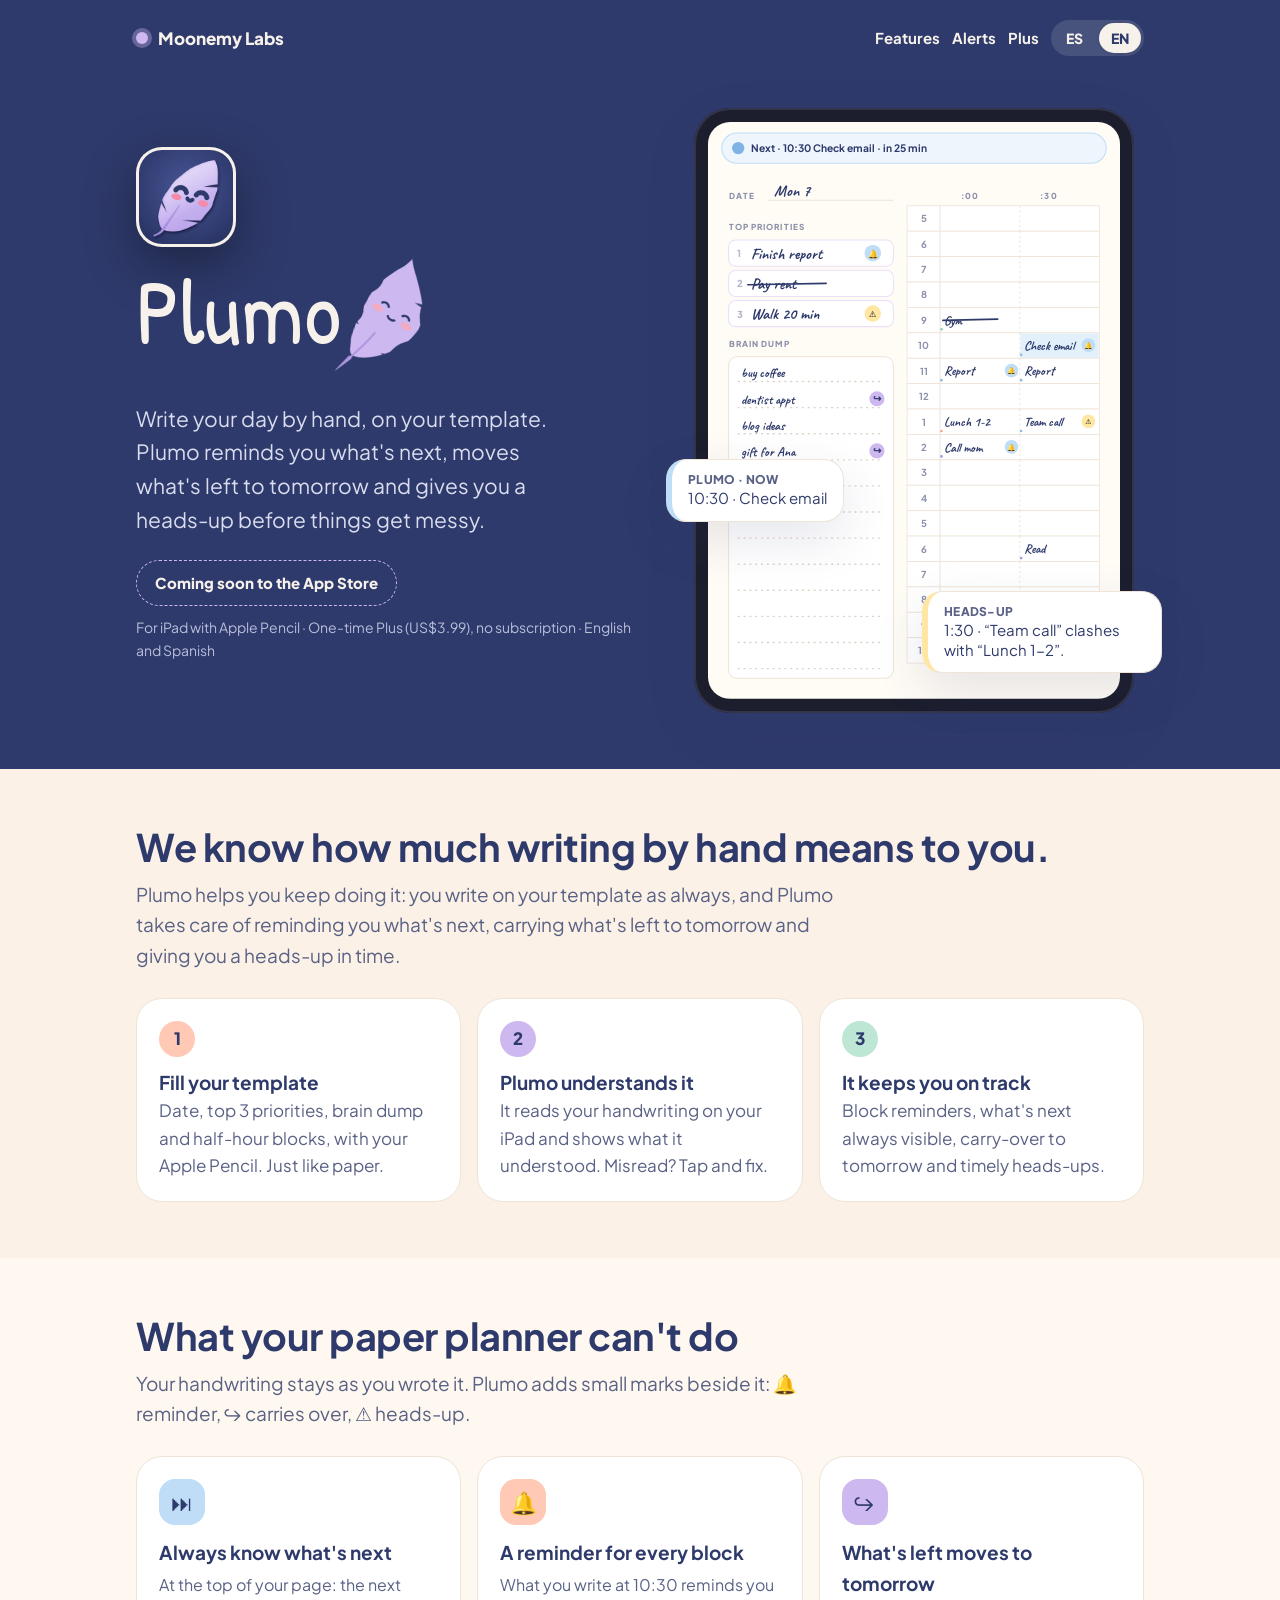
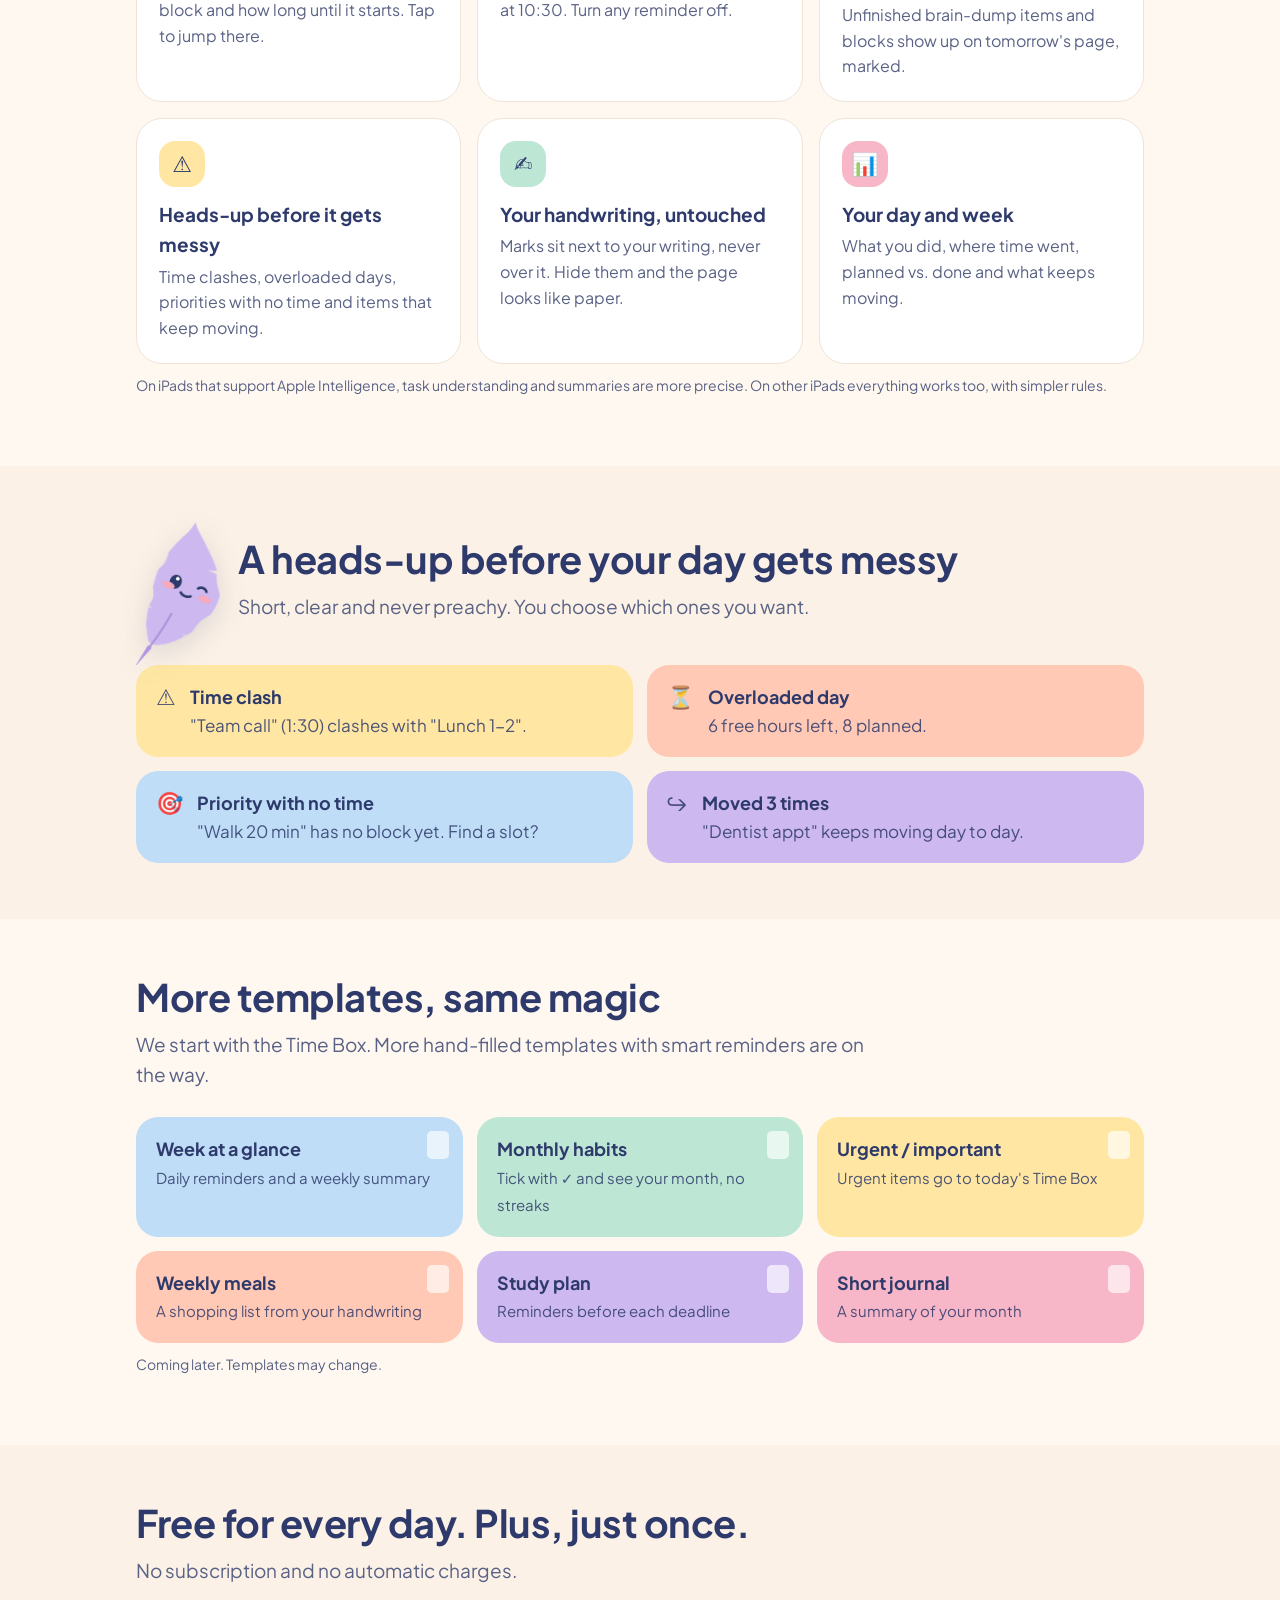
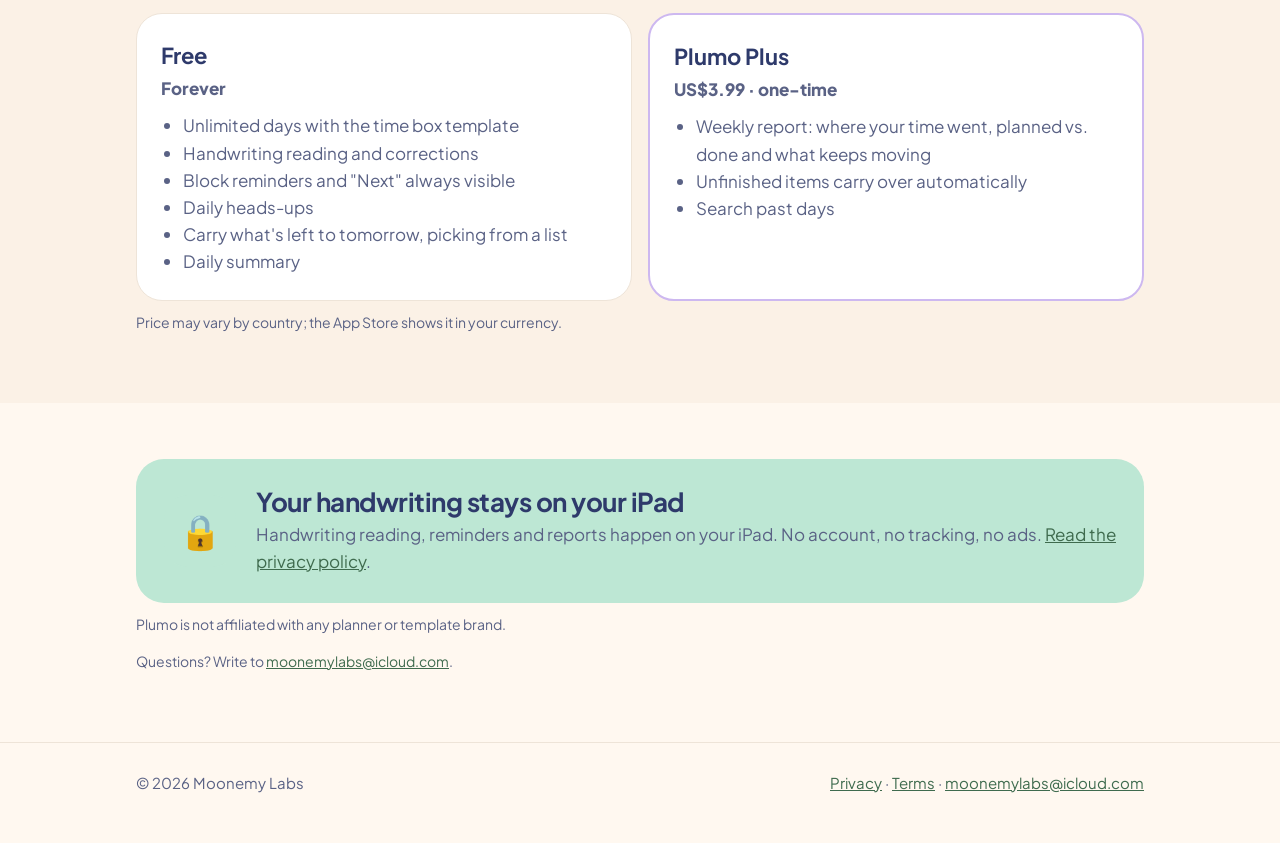
<file: plumo/index.html>
<!doctype html>
<!--
  Página de Plumo para moonemylabs.github.io/plumo/.
  Generada por timebox/design/web/make_landing.py (editar ahí y volver a correr).
  Concepto: la plantilla escrita a mano es la protagonista; la app mira hacia adelante
  (siguiente evento, avisos, pendientes a mañana, alertas). Estilo pop pastel, sin mascota.
  Día del lanzamiento: cambiar <span class="pill soon"> por <a class="pill" href="https://apps.apple.com/app/idXXXXXXXXXX">.
-->
<html lang="es" data-lang="es">
<head>
<meta charset="utf-8">
<meta name="viewport" content="width=device-width, initial-scale=1">
<title>Plumo</title>
<meta name="description" content="Plumo: escribe tu día a mano en la plantilla time box de tu iPad. Plumo te recuerda lo que sigue, pasa lo pendiente a mañana y te avisa antes de que algo se complique.">
<link rel="icon" href="logo.png">
<link rel="preconnect" href="https://fonts.googleapis.com">
<link rel="preconnect" href="https://fonts.gstatic.com" crossorigin>
<link href="https://fonts.googleapis.com/css2?family=Plus+Jakarta+Sans:wght@400;600;700;800&family=Patrick+Hand&family=Nunito:wght@700;800&family=Caveat:wght@500;700&display=swap" rel="stylesheet">
<link rel="stylesheet" href="../style.css">
<script src="../lang.js"></script>
<style>
  :root{--bg:#FFF8F0;--bg2:#FBF1E6;--card:#FFFFFF;--ink:#2E3A6B;--soft:#5A6285;--line:#EEE4D8;
    --peach:#FFC9B5;--lilac:#CDB8F0;--mint:#BDE7D4;--butter:#FFE7A3;--sky:#BFDDF7;--rose:#F7B7C8;
    --accent:#2E3A6B;--shadow:0 18px 50px rgba(46,58,107,.12);}
  @media (prefers-color-scheme: dark){:root:not([data-theme="light"]){--bg:#24263A;--bg2:#2B2D44;--card:#30334C;--ink:#F0ECE4;--soft:#C3C6DA;--line:#3C3F5A;
    --peach:#E8B3A2;--lilac:#B8A5DB;--mint:#A6D1BE;--butter:#E8D290;--sky:#A9C6E0;--rose:#DDA3B2;--accent:#F0ECE4;--shadow:0 18px 50px rgba(0,0,0,.35);}}
  body{background:var(--bg);color:var(--ink);font-family:"Plus Jakarta Sans",Nunito,system-ui,sans-serif;}
  .brand .dot{background:var(--lilac);box-shadow:0 0 0 4px rgba(205,184,240,.35);}
  .pill.soon{background:var(--card);color:var(--ink);border:1.5px dashed var(--lilac);cursor:default;}
  img.logo{display:block;width:96px;height:96px;border-radius:24px;box-shadow:var(--shadow);}
  .hero h1{font-family:'Patrick Hand',cursive;font-weight:400;letter-spacing:0;font-size:clamp(60px,8.5vw,92px);line-height:1;margin:18px 0 12px;display:inline-flex;align-items:flex-start;gap:4px}
  .hero h1 img{width:.8em;transform:rotate(12deg) translateY(-.12em)}
  .hero h1 span{background:linear-gradient(90deg,var(--peach),var(--lilac));-webkit-background-clip:text;background-clip:text;color:transparent}
  .ipad-stage{position:relative;display:flex;justify-content:center;min-width:0;width:100%;}
  .hero>div{min-width:0}
  .ipad{width:100%;max-width:440px;border-radius:36px;padding:14px;background:#1C1E2E;box-shadow:var(--shadow),inset 0 0 0 2px #32354A;}
  .ipad svg{display:block;width:100%;height:auto;border-radius:22px}
  .paper{fill:#FFFBF5}
  .next{fill:#EEF5FD;stroke:#BFDDF7;stroke-width:1.5}.nextdot{fill:#7FB3E6}.nexttx{font:700 15px "Plus Jakarta Sans",sans-serif;fill:#2E3A6B}
  .lb{font:800 12px "Plus Jakarta Sans",sans-serif;letter-spacing:1.6px;fill:#8C90AB}
  .hr{font:700 14px "Plus Jakarta Sans",sans-serif;fill:#8C90AB}
  .nm{font:800 14px "Plus Jakarta Sans",sans-serif;fill:#B4B8CC}
  .hw{font:700 23px Caveat,cursive;fill:#2E3A6B}.hw.sm{font-size:19px}
  .ln{stroke:#E9E2D7;stroke-width:1.3}.ln.dash{stroke-dasharray:3 4}
  .dot{stroke:#DCD4C8;stroke-width:2;stroke-dasharray:1.5 7;stroke-linecap:round}
  .pbox{fill:#FFFFFF;stroke:#EADFF8;stroke-width:1.5}.dump{fill:#FFFFFF;stroke:#EEE4D8;stroke-width:1.5}
  .cell{fill:#FFFFFF;stroke:#EEE4D8;stroke-width:1.2}
  .nowcell{fill:rgba(191,221,247,.45)}
  .strike{stroke:#2E3A6B;stroke-width:2.4;stroke-linecap:round}
  .b-sky{fill:#BFDDF7}.b-butter{fill:#FFE7A3}.b-lilac{fill:#CDB8F0}
  .bi{font-size:12px}.bi.s{font-size:10px}.bi2{font:800 14px sans-serif;fill:#2E3A6B}
  .c-mint{fill:#8FD1B3}.c-sky{fill:#8DBCE8}.c-peach{fill:#F4A88D}.c-lilac{fill:#AE93E3}
  .mascot{position:absolute;z-index:4;width:112px;left:-64px;top:-48px;transform:rotate(-10deg);filter:drop-shadow(0 10px 18px rgba(46,58,107,.18));}
  .mascot-row{display:flex;align-items:center;gap:18px}.mascot-row img{width:84px;flex:none;filter:drop-shadow(0 8px 14px rgba(46,58,107,.15))}
  .toast{position:absolute;z-index:3;max-width:240px;background:var(--card);color:var(--ink);border-radius:20px;padding:12px 16px;box-shadow:var(--shadow);font-size:15px;line-height:1.35;border:1px solid var(--line)}
  .toast b{display:block;font-size:12px;color:var(--soft);font-weight:800;letter-spacing:.3px}
  .toast.l{left:-18px;top:58%}.toast.r{right:-18px;bottom:40px}
  .toast.l{border-left:6px solid var(--sky)}.toast.r{border-left:6px solid var(--butter)}
  .steps{counter-reset:s;display:grid;grid-template-columns:repeat(3,1fr);gap:16px}
  .steps div{background:var(--card);border:1px solid var(--line);border-radius:26px;padding:22px}
  .steps div::before{counter-increment:s;content:counter(s);display:inline-grid;place-items:center;width:36px;height:36px;border-radius:50%;color:#2E3A6B;font-weight:900;margin-bottom:10px;background:var(--peach)}
  .steps div:nth-child(2)::before{background:var(--lilac)}.steps div:nth-child(3)::before{background:var(--mint)}
  .steps strong{display:block;font-size:19px}.steps span{color:var(--soft)}
  .feat{border-radius:26px}
  .feat .ic{display:inline-grid;place-items:center;width:46px;height:46px;border-radius:16px;font-size:22px;margin-bottom:12px;color:#2E3A6B}
  .i-sky{background:var(--sky)}.i-peach{background:var(--peach)}.i-lilac{background:var(--lilac)}.i-butter{background:var(--butter)}.i-mint{background:var(--mint)}.i-rose{background:var(--rose)}
  .alerts{display:grid;grid-template-columns:repeat(2,1fr);gap:14px}
  .alert{display:flex;gap:14px;align-items:flex-start;border-radius:22px;padding:18px 20px;color:#2E3A6B}
  .alert .ai{font-size:22px;line-height:1.2}.alert strong{display:block;font-size:18px}.alert span{opacity:.85}
  .a-butter{background:var(--butter)}.a-peach{background:var(--peach)}.a-sky{background:var(--sky)}.a-lilac{background:var(--lilac)}.a-mint{background:var(--mint)}.a-rose{background:var(--rose)}
  .tpls{display:grid;grid-template-columns:repeat(3,1fr);gap:14px}
  .tpl{border-radius:22px;padding:18px 20px;color:#2E3A6B;position:relative}
  .tpl strong{display:block;font-size:18px}.tpl span{opacity:.85;font-size:15px}
  .tpl::after{content:"";position:absolute;right:14px;top:14px;width:22px;height:28px;border-radius:5px;background:rgba(255,255,255,.65)}
  .plans{display:grid;grid-template-columns:1fr 1fr;gap:16px}
  .plan{background:var(--card);border:1px solid var(--line);border-radius:26px;padding:24px}
  .plan.plus{border:2px solid var(--lilac)}
  .plan h3{margin:0;font-size:22px}.plan .price{color:var(--soft);font-weight:800;margin:2px 0 10px}.plan ul{margin:0;color:var(--soft)}
  .privacy-card h2{font-size:26px;margin:0}
  .privacy-card .ic{display:grid;place-items:center;width:72px;height:72px;border-radius:24px;background:var(--mint);font-size:34px;flex:none}

  .heroband{background:#2E3A6B;color:#F6F1EA}
  .heroband .nav a.link,.heroband .brand{color:#F6F1EA}
  .heroband .langs{background:rgba(255,255,255,.12)}.heroband .langs button{color:#F6F1EA}
  .heroband .langs button[aria-pressed="true"]{background:#F6F1EA;color:#2E3A6B}
  .heroband .hero h1{color:#F6F1EA}.heroband p.lead{color:#D9DCEE}.heroband .note{color:#B9BEDA}
  .heroband .pill.soon{background:transparent;color:#F6F1EA;border-color:#CDB8F0}
  .heroband img.logo{background:#F6F1EA;padding:3px;border-radius:26px;width:100px;height:100px;box-shadow:0 18px 50px rgba(0,0,0,.35)}
  @media (max-width:820px){.mascot{position:static;width:96px;transform:none;margin:0 auto -6px}.mascot-row{flex-direction:column;text-align:center}
    .steps,.plans,.alerts,.tpls{grid-template-columns:1fr}
    .toast,.toast.l,.toast.r{position:static;margin:0 auto 12px}.toast.r{margin:12px auto 0}.ipad-stage{flex-direction:column;align-items:center}}
</style>
</head>
<body>
<div class="heroband"><div class="wrap">
  <nav class="nav">
    <a class="brand" href="../"><span class="dot"></span>Moonemy Labs</a>
    <span class="spacer"></span>
    <a class="link" href="#funciones"><span lang="es">Funciones</span><span lang="en">Features</span></a>
    <a class="link" href="#alertas"><span lang="es">Alertas</span><span lang="en">Alerts</span></a>
    <a class="link" href="#plus">Plus</a>
    <div class="langs" role="group" aria-label="Idioma / Language"><button data-l="es" aria-pressed="true">ES</button><button data-l="en" aria-pressed="false">EN</button></div>
  </nav>

  <section class="hero">
    <div>
      <img class="logo" src="logo.png" alt="Plumo">
      <h1>Plumo<img src="plumo_feliz.png" alt=""></h1>
      <p class="lead" lang="es">Escribe tu día a mano, en tu plantilla. Plumo te recuerda lo que sigue, pasa lo pendiente a mañana y te avisa antes de que algo se complique.</p><p class="lead" lang="en">Write your day by hand, on your template. Plumo reminds you what's next, moves what's left to tomorrow and gives you a heads-up before things get messy.</p>
      <span class="pill soon" aria-disabled="true"><span lang="es">Próximamente en la App Store</span><span lang="en">Coming soon to the App Store</span></span>
      <p class="note" lang="es">Para iPad con Apple Pencil · Plus de pago único (US$3.99), sin suscripción · Español e inglés</p><p class="note" lang="en">For iPad with Apple Pencil · One-time Plus (US$3.99), no subscription · English and Spanish</p>
    </div>
    <div class="ipad-stage" aria-hidden="true">

      <div class="toast l"><b><span lang="es">PLUMO · AHORA</span><span lang="en">PLUMO · NOW</span></b><span lang="es">10:30 · Revisar correo</span><span lang="en">10:30 · Check email</span></div>
      <div class="ipad"><svg viewBox="0 0 600 840" xmlns="http://www.w3.org/2000/svg"><rect width="600" height="840" rx="18" class="paper"/><rect x="20" y="16" width="560" height="44" rx="22" class="next"/><circle cx="44" cy="38" r="9" class="nextdot"/><text x="62" y="44" class="nexttx" lang="es">Siguiente · 10:30 Revisar correo · en 25 min</text><text x="62" y="44" class="nexttx" lang="en">Next · 10:30 Check email · in 25 min</text><text x="30" y="112" class="lb" lang="es">FECHA</text><text x="30" y="112" class="lb" lang="en">DATE</text><line x1="88" y1="114" x2="270" y2="114" class="ln"/><text x="96" y="108" class="hw" lang="es">lunes 7</text><text x="96" y="108" class="hw" lang="en">Mon 7</text><text x="30" y="158" class="lb" lang="es">PRIORIDADES</text><text x="30" y="158" class="lb" lang="en">TOP PRIORITIES</text><rect x="30" y="172" width="240" height="38" rx="10" class="pbox"/><text x="42" y="197" class="nm">1</text><text x="62" y="199" class="hw" lang="es">Terminar informe</text><text x="62" y="199" class="hw" lang="en">Finish report</text><g transform="translate(240 191)"><circle r="12" class="b-sky"/><text y="5" class="bi" text-anchor="middle">🔔</text></g><rect x="30" y="216" width="240" height="38" rx="10" class="pbox"/><text x="42" y="241" class="nm">2</text><text x="62" y="243" class="hw" lang="es">Pagar renta</text><text x="62" y="243" class="hw" lang="en">Pay rent</text><line x1="58" y1="237" x2="172" y2="235" class="strike"/><rect x="30" y="260" width="240" height="38" rx="10" class="pbox"/><text x="42" y="285" class="nm">3</text><text x="62" y="287" class="hw" lang="es">Caminar 20 min</text><text x="62" y="287" class="hw" lang="en">Walk 20 min</text><g transform="translate(240 279)"><circle r="12" class="b-butter"/><text y="5" class="bi" text-anchor="middle">⚠️</text></g><text x="30" y="328" class="lb" lang="es">BRAIN DUMP</text><text x="30" y="328" class="lb" lang="en">BRAIN DUMP</text><rect x="30" y="342" width="240" height="468" rx="12" class="dump"/><line x1="44" y1="378" x2="256" y2="378" class="dot"/><line x1="44" y1="416" x2="256" y2="416" class="dot"/><line x1="44" y1="454" x2="256" y2="454" class="dot"/><line x1="44" y1="492" x2="256" y2="492" class="dot"/><line x1="44" y1="530" x2="256" y2="530" class="dot"/><line x1="44" y1="568" x2="256" y2="568" class="dot"/><line x1="44" y1="606" x2="256" y2="606" class="dot"/><line x1="44" y1="644" x2="256" y2="644" class="dot"/><line x1="44" y1="682" x2="256" y2="682" class="dot"/><line x1="44" y1="720" x2="256" y2="720" class="dot"/><line x1="44" y1="758" x2="256" y2="758" class="dot"/><line x1="44" y1="796" x2="256" y2="796" class="dot"/><text x="48" y="372" class="hw sm" lang="es">comprar café</text><text x="48" y="372" class="hw sm" lang="en">buy coffee</text><text x="48" y="410" class="hw sm" lang="es">cita dentista</text><text x="48" y="410" class="hw sm" lang="en">dentist appt</text><g transform="translate(246 403)"><circle r="11" class="b-lilac"/><text y="5" class="bi2" text-anchor="middle">↪</text></g><text x="48" y="448" class="hw sm" lang="es">ideas para el blog</text><text x="48" y="448" class="hw sm" lang="en">blog ideas</text><text x="48" y="486" class="hw sm" lang="es">regalo de Ana</text><text x="48" y="486" class="hw sm" lang="en">gift for Ana</text><g transform="translate(246 479)"><circle r="11" class="b-lilac"/><text y="5" class="bi2" text-anchor="middle">↪</text></g><text x="368" y="112" class="lb">:00</text><text x="484" y="112" class="lb">:30</text><rect x="290" y="122" width="280" height="37" class="cell"/><line x1="338" y1="122" x2="338" y2="159" class="ln"/><line x1="454" y1="122" x2="454" y2="159" class="ln dash"/><text x="314" y="146" class="hr" text-anchor="middle">5</text><rect x="290" y="159" width="280" height="37" class="cell"/><line x1="338" y1="159" x2="338" y2="196" class="ln"/><line x1="454" y1="159" x2="454" y2="196" class="ln dash"/><text x="314" y="183" class="hr" text-anchor="middle">6</text><rect x="290" y="196" width="280" height="37" class="cell"/><line x1="338" y1="196" x2="338" y2="233" class="ln"/><line x1="454" y1="196" x2="454" y2="233" class="ln dash"/><text x="314" y="220" class="hr" text-anchor="middle">7</text><rect x="290" y="233" width="280" height="37" class="cell"/><line x1="338" y1="233" x2="338" y2="270" class="ln"/><line x1="454" y1="233" x2="454" y2="270" class="ln dash"/><text x="314" y="257" class="hr" text-anchor="middle">8</text><rect x="290" y="270" width="280" height="37" class="cell"/><line x1="338" y1="270" x2="338" y2="307" class="ln"/><line x1="454" y1="270" x2="454" y2="307" class="ln dash"/><text x="314" y="294" class="hr" text-anchor="middle">9</text><rect x="290" y="307" width="280" height="37" class="cell"/><line x1="338" y1="307" x2="338" y2="344" class="ln"/><line x1="454" y1="307" x2="454" y2="344" class="ln dash"/><text x="314" y="331" class="hr" text-anchor="middle">10</text><rect x="290" y="344" width="280" height="37" class="cell"/><line x1="338" y1="344" x2="338" y2="381" class="ln"/><line x1="454" y1="344" x2="454" y2="381" class="ln dash"/><text x="314" y="368" class="hr" text-anchor="middle">11</text><rect x="290" y="381" width="280" height="37" class="cell"/><line x1="338" y1="381" x2="338" y2="418" class="ln"/><line x1="454" y1="381" x2="454" y2="418" class="ln dash"/><text x="314" y="405" class="hr" text-anchor="middle">12</text><rect x="290" y="418" width="280" height="37" class="cell"/><line x1="338" y1="418" x2="338" y2="455" class="ln"/><line x1="454" y1="418" x2="454" y2="455" class="ln dash"/><text x="314" y="442" class="hr" text-anchor="middle">1</text><rect x="290" y="455" width="280" height="37" class="cell"/><line x1="338" y1="455" x2="338" y2="492" class="ln"/><line x1="454" y1="455" x2="454" y2="492" class="ln dash"/><text x="314" y="479" class="hr" text-anchor="middle">2</text><rect x="290" y="492" width="280" height="37" class="cell"/><line x1="338" y1="492" x2="338" y2="529" class="ln"/><line x1="454" y1="492" x2="454" y2="529" class="ln dash"/><text x="314" y="516" class="hr" text-anchor="middle">3</text><rect x="290" y="529" width="280" height="37" class="cell"/><line x1="338" y1="529" x2="338" y2="566" class="ln"/><line x1="454" y1="529" x2="454" y2="566" class="ln dash"/><text x="314" y="553" class="hr" text-anchor="middle">4</text><rect x="290" y="566" width="280" height="37" class="cell"/><line x1="338" y1="566" x2="338" y2="603" class="ln"/><line x1="454" y1="566" x2="454" y2="603" class="ln dash"/><text x="314" y="590" class="hr" text-anchor="middle">5</text><rect x="290" y="603" width="280" height="37" class="cell"/><line x1="338" y1="603" x2="338" y2="640" class="ln"/><line x1="454" y1="603" x2="454" y2="640" class="ln dash"/><text x="314" y="627" class="hr" text-anchor="middle">6</text><rect x="290" y="640" width="280" height="37" class="cell"/><line x1="338" y1="640" x2="338" y2="677" class="ln"/><line x1="454" y1="640" x2="454" y2="677" class="ln dash"/><text x="314" y="664" class="hr" text-anchor="middle">7</text><rect x="290" y="677" width="280" height="37" class="cell"/><line x1="338" y1="677" x2="338" y2="714" class="ln"/><line x1="454" y1="677" x2="454" y2="714" class="ln dash"/><text x="314" y="701" class="hr" text-anchor="middle">8</text><rect x="290" y="714" width="280" height="37" class="cell"/><line x1="338" y1="714" x2="338" y2="751" class="ln"/><line x1="454" y1="714" x2="454" y2="751" class="ln dash"/><text x="314" y="738" class="hr" text-anchor="middle">9</text><rect x="290" y="751" width="280" height="37" class="cell"/><line x1="338" y1="751" x2="338" y2="788" class="ln"/><line x1="454" y1="751" x2="454" y2="788" class="ln dash"/><text x="314" y="775" class="hr" text-anchor="middle">10</text><rect x="455" y="308" width="114" height="35" class="nowcell"/><rect x="338" y="300" width="4" height="4" rx="2" class="c-mint"/><text x="344" y="295" class="hw sm" lang="es">Gimnasio</text><text x="344" y="295" class="hw sm" lang="en">Gym</text><line x1="342" y1="289" x2="422" y2="287" class="strike"/><rect x="454" y="337" width="4" height="4" rx="2" class="c-sky"/><text x="460" y="332" class="hw sm" lang="es">Revisar correo</text><text x="460" y="332" class="hw sm" lang="en">Check email</text><g transform="translate(554 325)"><circle r="10" class="b-sky"/><text y="4" class="bi s" text-anchor="middle">🔔</text></g><rect x="338" y="374" width="4" height="4" rx="2" class="c-sky"/><text x="344" y="369" class="hw sm" lang="es">Informe</text><text x="344" y="369" class="hw sm" lang="en">Report</text><g transform="translate(442 362)"><circle r="10" class="b-sky"/><text y="4" class="bi s" text-anchor="middle">🔔</text></g><rect x="454" y="374" width="4" height="4" rx="2" class="c-sky"/><text x="460" y="369" class="hw sm" lang="es">Informe</text><text x="460" y="369" class="hw sm" lang="en">Report</text><rect x="338" y="448" width="4" height="4" rx="2" class="c-peach"/><text x="344" y="443" class="hw sm" lang="es">Comida 1-2</text><text x="344" y="443" class="hw sm" lang="en">Lunch 1-2</text><rect x="454" y="448" width="4" height="4" rx="2" class="c-sky"/><text x="460" y="443" class="hw sm" lang="es">Llamada equipo</text><text x="460" y="443" class="hw sm" lang="en">Team call</text><g transform="translate(554 436)"><circle r="10" class="b-butter"/><text y="4" class="bi s" text-anchor="middle">⚠️</text></g><rect x="338" y="485" width="4" height="4" rx="2" class="c-lilac"/><text x="344" y="480" class="hw sm" lang="es">Llamar a mamá</text><text x="344" y="480" class="hw sm" lang="en">Call mom</text><g transform="translate(442 473)"><circle r="10" class="b-sky"/><text y="4" class="bi s" text-anchor="middle">🔔</text></g><rect x="454" y="633" width="4" height="4" rx="2" class="c-lilac"/><text x="460" y="628" class="hw sm" lang="es">Leer</text><text x="460" y="628" class="hw sm" lang="en">Read</text></svg></div>
      <div class="toast r"><b><span lang="es">ALERTA</span><span lang="en">HEADS-UP</span></b><span lang="es">1:30 · «Llamada equipo» choca con «Comida 1-2».</span><span lang="en">1:30 · “Team call” clashes with “Lunch 1-2”.</span></div>
    </div>
  </section>
</div></div>

<section class="band alt"><div class="wrap">
  <h2 lang="es">Sabemos lo importante que es para ti escribir a mano.</h2><h2 lang="en">We know how much writing by hand means to you.</h2>
  <p class="sub" lang="es">Plumo te ayuda a seguir haciéndolo: tú escribes en tu plantilla como siempre, y Plumo se encarga de recordarte lo que sigue, pasar lo pendiente a mañana y avisarte a tiempo.</p><p class="sub" lang="en">Plumo helps you keep doing it: you write on your template as always, and Plumo takes care of reminding you what's next, carrying what's left to tomorrow and giving you a heads-up in time.</p>
  <div class="steps">
    <div><strong lang="es">Llena tu plantilla</strong><strong lang="en">Fill your template</strong><span lang="es">Fecha, 3 prioridades, brain dump y bloques de media hora, con tu Apple Pencil. Tal cual en papel.</span><span lang="en">Date, top 3 priorities, brain dump and half-hour blocks, with your Apple Pencil. Just like paper.</span></div>
    <div><strong lang="es">Plumo lo entiende</strong><strong lang="en">Plumo understands it</strong><span lang="es">Lee tu letra dentro de tu iPad y te muestra lo que entendió. Si algo se leyó mal, lo tocas y lo corriges.</span><span lang="en">It reads your handwriting on your iPad and shows what it understood. Misread? Tap and fix.</span></div>
    <div><strong lang="es">Te lleva al siguiente paso</strong><strong lang="en">It keeps you on track</strong><span lang="es">Avisos por bloque, lo siguiente siempre a la vista, pendientes a mañana y alertas a tiempo.</span><span lang="en">Block reminders, what's next always visible, carry-over to tomorrow and timely heads-ups.</span></div>
  </div>
</div></section>

<section class="band" id="funciones"><div class="wrap">
  <h2 lang="es">Lo que tu hoja de papel no puede hacer</h2><h2 lang="en">What your paper planner can't do</h2>
  <p class="sub" lang="es">Tu letra queda como la escribiste. Plumo agrega marcas pequeñas a un lado: 🔔 aviso, ↪ pasa a mañana, ⚠️ alerta.</p><p class="sub" lang="en">Your handwriting stays as you wrote it. Plumo adds small marks beside it: 🔔 reminder, ↪ carries over, ⚠️ heads-up.</p>
  <div class="grid"><div class="feat"><span class="ic i-sky">⏭</span><h3 lang="es">Siempre sabes qué sigue</h3><h3 lang="en">Always know what's next</h3><p lang="es">Arriba de tu página: el próximo bloque y cuánto falta. Un toque y te lleva a esa hora.</p><p lang="en">At the top of your page: the next block and how long until it starts. Tap to jump there.</p></div><div class="feat"><span class="ic i-peach">🔔</span><h3 lang="es">Un aviso en cada bloque</h3><h3 lang="en">A reminder for every block</h3><p lang="es">Lo que escribes a las 10:30 te avisa a las 10:30. Puedes apagar cada aviso.</p><p lang="en">What you write at 10:30 reminds you at 10:30. Turn any reminder off.</p></div><div class="feat"><span class="ic i-lilac">↪</span><h3 lang="es">Lo pendiente pasa a mañana</h3><h3 lang="en">What's left moves to tomorrow</h3><p lang="es">Brain dump y bloques sin tachar aparecen en tu página de mañana, marcados.</p><p lang="en">Unfinished brain-dump items and blocks show up on tomorrow's page, marked.</p></div><div class="feat"><span class="ic i-butter">⚠️</span><h3 lang="es">Alertas antes de que se complique</h3><h3 lang="en">Heads-up before it gets messy</h3><p lang="es">Choques de horario, días sobrecargados, prioridades sin hora y temas que se mueven mucho.</p><p lang="en">Time clashes, overloaded days, priorities with no time and items that keep moving.</p></div><div class="feat"><span class="ic i-mint">✍️</span><h3 lang="es">Tu letra, intacta</h3><h3 lang="en">Your handwriting, untouched</h3><p lang="es">Las marcas van al lado de tu letra, nunca encima. Ocúltalas y la página se ve como papel.</p><p lang="en">Marks sit next to your writing, never over it. Hide them and the page looks like paper.</p></div><div class="feat"><span class="ic i-rose">📊</span><h3 lang="es">Tu día y tu semana</h3><h3 lang="en">Your day and week</h3><p lang="es">Qué hiciste, en qué se fue el tiempo, lo planeado frente a lo hecho y lo que se sigue moviendo.</p><p lang="en">What you did, where time went, planned vs. done and what keeps moving.</p></div></div>
  <p class="note" lang="es">En iPad compatibles con Apple Intelligence, la lectura de tus tareas y los resúmenes son más precisos. En los demás iPad todo funciona igual, con reglas más sencillas.</p><p class="note" lang="en">On iPads that support Apple Intelligence, task understanding and summaries are more precise. On other iPads everything works too, with simpler rules.</p>
</div></section>

<section class="band alt" id="alertas"><div class="wrap">
  <div class="mascot-row"><img src="plumo_guino.png" alt=""><div><h2 lang="es">Alertas antes de que el día se complique</h2><h2 lang="en">A heads-up before your day gets messy</h2>
  <p class="sub" lang="es">Cortas, claras y sin regaños. Tú decides cuáles quieres.</p><p class="sub" lang="en">Short, clear and never preachy. You choose which ones you want.</p></div></div>
  <div class="alerts"><div class="alert a-butter"><span class="ai">⚠️</span><div><strong lang="es">Choque de horario</strong><strong lang="en">Time clash</strong><span lang="es">"Llamada equipo" (1:30) choca con "Comida 1-2".</span><span lang="en">"Team call" (1:30) clashes with "Lunch 1-2".</span></div></div><div class="alert a-peach"><span class="ai">⏳</span><div><strong lang="es">Día sobrecargado</strong><strong lang="en">Overloaded day</strong><span lang="es">Quedan 6 horas libres y planeaste 8.</span><span lang="en">6 free hours left, 8 planned.</span></div></div><div class="alert a-sky"><span class="ai">🎯</span><div><strong lang="es">Prioridad sin hora</strong><strong lang="en">Priority with no time</strong><span lang="es">"Caminar 20 min" aún no tiene bloque. ¿Le buscamos un hueco?</span><span lang="en">"Walk 20 min" has no block yet. Find a slot?</span></div></div><div class="alert a-lilac"><span class="ai">↪</span><div><strong lang="es">Se ha movido 3 veces</strong><strong lang="en">Moved 3 times</strong><span lang="es">"Cita dentista" pasa de día en día.</span><span lang="en">"Dentist appt" keeps moving day to day.</span></div></div></div>
</div></section>

<section class="band"><div class="wrap">
  <h2 lang="es">Más plantillas, la misma magia</h2><h2 lang="en">More templates, same magic</h2>
  <p class="sub" lang="es">Empezamos con el Time Box. Después vienen otras plantillas que también se llenan a mano y te avisan.</p><p class="sub" lang="en">We start with the Time Box. More hand-filled templates with smart reminders are on the way.</p>
  <div class="tpls"><div class="tpl a-sky"><strong lang="es">Semana a la vista</strong><strong lang="en">Week at a glance</strong><span lang="es">Avisos por día y resumen semanal</span><span lang="en">Daily reminders and a weekly summary</span></div><div class="tpl a-mint"><strong lang="es">Hábitos del mes</strong><strong lang="en">Monthly habits</strong><span lang="es">Marca con ✓ y mira tu mes, sin rachas</span><span lang="en">Tick with ✓ and see your month, no streaks</span></div><div class="tpl a-butter"><strong lang="es">Urgente / importante</strong><strong lang="en">Urgent / important</strong><span lang="es">Lo urgente pasa a tu Time Box de hoy</span><span lang="en">Urgent items go to today's Time Box</span></div><div class="tpl a-peach"><strong lang="es">Comidas de la semana</strong><strong lang="en">Weekly meals</strong><span lang="es">Lista de compras a partir de tu letra</span><span lang="en">A shopping list from your handwriting</span></div><div class="tpl a-lilac"><strong lang="es">Plan de estudio</strong><strong lang="en">Study plan</strong><span lang="es">Avisos antes de cada entrega</span><span lang="en">Reminders before each deadline</span></div><div class="tpl a-rose"><strong lang="es">Diario breve</strong><strong lang="en">Short journal</strong><span lang="es">Resumen del mes</span><span lang="en">A summary of your month</span></div></div>
  <p class="note" lang="es">Próximamente. Las plantillas pueden cambiar.</p><p class="note" lang="en">Coming later. Templates may change.</p>
</div></section>

<section class="band alt" id="plus"><div class="wrap">
  <h2 lang="es">Gratis para cada día. Plus, una sola vez.</h2><h2 lang="en">Free for every day. Plus, just once.</h2>
  <p class="sub" lang="es">Sin suscripción y sin cobros automáticos.</p><p class="sub" lang="en">No subscription and no automatic charges.</p>
  <div class="plans">
    <div class="plan">
      <h3 lang="es">Gratis</h3><h3 lang="en">Free</h3><p class="price" lang="es">Para siempre</p><p class="price" lang="en">Forever</p>
      <ul lang="es"><li>Días ilimitados con la plantilla time box</li><li>Lectura de tu letra y corrección</li><li>Aviso en cada bloque y "Siguiente" a la vista</li><li>Alertas del día</li><li>Pasar pendientes a mañana, eligiendo de una lista</li><li>Resumen del día</li></ul>
      <ul lang="en"><li>Unlimited days with the time box template</li><li>Handwriting reading and corrections</li><li>Block reminders and "Next" always visible</li><li>Daily heads-ups</li><li>Carry what's left to tomorrow, picking from a list</li><li>Daily summary</li></ul>
    </div>
    <div class="plan plus">
      <h3>Plumo Plus</h3><p class="price" lang="es">US$3.99 · pago único</p><p class="price" lang="en">US$3.99 · one-time</p>
      <ul lang="es"><li>Informe de la semana: en qué se fue tu tiempo, planeado frente a hecho y lo que se sigue moviendo</li><li>Pendientes que pasan solos a mañana</li><li>Buscar en días anteriores</li></ul>
      <ul lang="en"><li>Weekly report: where your time went, planned vs. done and what keeps moving</li><li>Unfinished items carry over automatically</li><li>Search past days</li></ul>
    </div>
  </div>
  <p class="note" lang="es">El precio puede variar según el país; la App Store lo muestra en tu moneda.</p><p class="note" lang="en">Price may vary by country; the App Store shows it in your currency.</p>
</div></section>

<section class="band"><div class="wrap">
  <div class="privacy-card">
    <span class="ic" aria-hidden="true">🔒</span>
    <div>
      <h2 lang="es">Tu letra se queda en tu iPad</h2><h2 lang="en">Your handwriting stays on your iPad</h2>
      <p lang="es">La lectura de tu letra, los avisos y los informes se hacen dentro del iPad. Sin cuenta, sin rastreo y sin publicidad. <a href="privacy.html">Lee la política de privacidad</a>.</p>
      <p lang="en">Handwriting reading, reminders and reports happen on your iPad. No account, no tracking, no ads. <a href="privacy.html">Read the privacy policy</a>.</p>
    </div>
  </div>
  <p class="note" lang="es">Plumo no está afiliada a ninguna marca de plantillas o agendas.</p><p class="note" lang="en">Plumo is not affiliated with any planner or template brand.</p>
  <p class="note" lang="es">¿Preguntas? Escríbenos a <a href="mailto:moonemylabs@icloud.com?subject=Plumo">moonemylabs@icloud.com</a>.</p>
  <p class="note" lang="en">Questions? Write to <a href="mailto:moonemylabs@icloud.com?subject=Plumo">moonemylabs@icloud.com</a>.</p>
</div></section>

<footer class="foot"><div class="wrap">
  <span>© 2026 Moonemy Labs</span>
  <span><a href="privacy.html"><span lang="es">Privacidad</span><span lang="en">Privacy</span></a> · <a href="terms.html"><span lang="es">Términos</span><span lang="en">Terms</span></a> · <a href="mailto:moonemylabs@icloud.com?subject=Plumo">moonemylabs@icloud.com</a></span>
</div></footer>
</body>
</html>
</file>
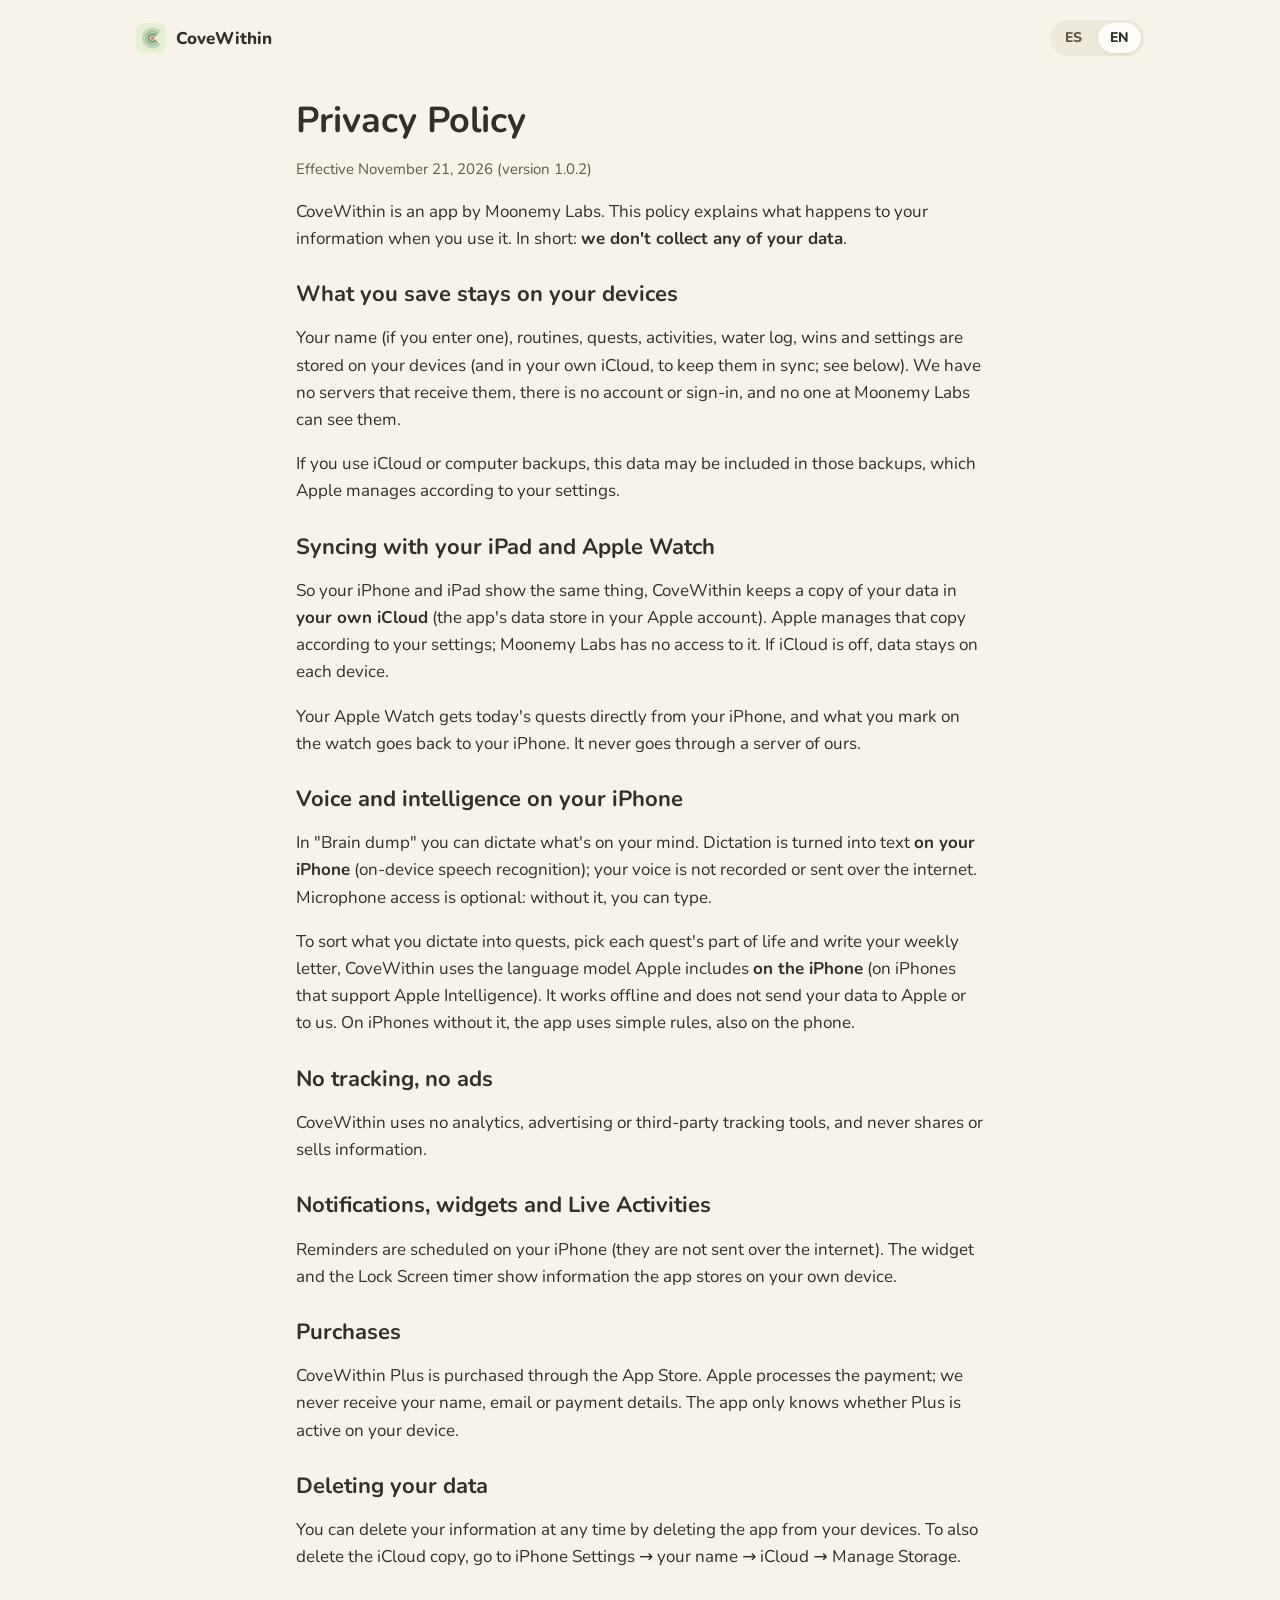
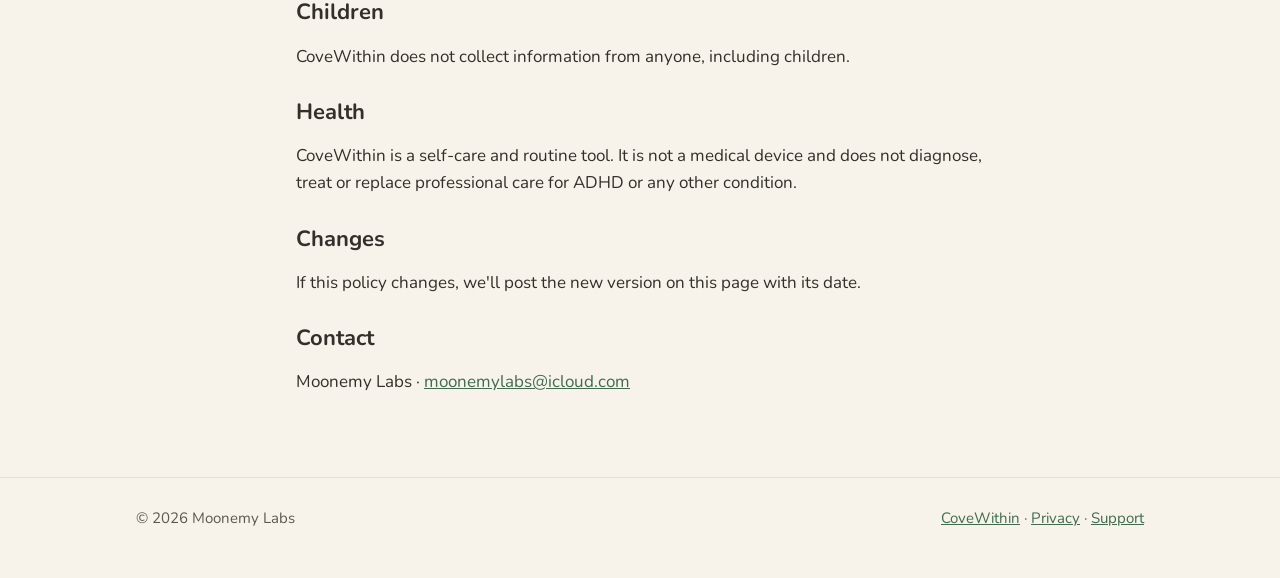
<file: covewithin/privacy.html>
<!doctype html>
<html lang="es" data-lang="es">
<head>
<meta charset="utf-8">
<meta name="viewport" content="width=device-width, initial-scale=1">
<title>CoveWithin · Privacidad / Privacy</title>
<link rel="icon" href="../favicon.png">
<link rel="preconnect" href="https://fonts.googleapis.com">
<link rel="preconnect" href="https://fonts.gstatic.com" crossorigin>
<link href="https://fonts.googleapis.com/css2?family=Nunito:wght@400;600;700;800;900&display=swap" rel="stylesheet">
<link rel="stylesheet" href="../style.css">
<script src="../lang.js"></script>
</head>
<body>
<div class="wrap">
  <nav class="nav">
    <a class="brand" href="./"><img src="icon.png" alt="">CoveWithin</a>
    <span class="spacer"></span>
    <div class="langs" role="group" aria-label="Idioma / Language"><button data-l="es" aria-pressed="true">ES</button><button data-l="en" aria-pressed="false">EN</button></div>
  </nav>
</div>
<main class="doc">
<section id="es" lang="es">
    <h1>Política de privacidad</h1>
    <p class="updated">Vigente desde el 21 de noviembre de 2026 (versión 1.0.2)</p>
    <p>CoveWithin es una app de Moonemy Labs. Esta política explica qué pasa con tu información cuando la usas. En pocas palabras: <strong>no recopilamos ningún dato tuyo</strong>.</p>

    <h2>Lo que guardas se queda en tus dispositivos</h2>
    <p>Tu nombre (si lo escribes), tus rutinas, misiones, actividades, el agua que registras, tus logros y tus ajustes se guardan en tus dispositivos (y en tu propia iCloud, para sincronizarlos; ver abajo). No tenemos servidores que los reciban, no hay cuenta ni inicio de sesión, y nadie de Moonemy Labs puede verlos.</p>
    <p>Si tienes activadas las copias de seguridad de iCloud o de tu computadora, estos datos pueden incluirse en esas copias, que administra Apple según tu configuración.</p>

    <h2>Sincronización con tu iPad y tu Apple Watch</h2>
    <p>Para que tu iPhone y tu iPad muestren lo mismo, CoveWithin guarda una copia de tus datos en <strong>tu propia iCloud</strong> (el almacén de datos de la app en tu cuenta de Apple). Esa copia la administra Apple según tu configuración; Moonemy Labs no tiene acceso a ella. Si iCloud está apagado, los datos se quedan solo en cada dispositivo.</p>
    <p>El Apple Watch recibe tus misiones de hoy directamente desde tu iPhone, y lo que marcas en el reloj vuelve a tu iPhone. No pasa por ningún servidor nuestro.</p>

    <h2>Voz e inteligencia dentro de tu iPhone</h2>
    <p>En "Vaciar la cabeza" puedes dictar lo que tienes pendiente. El dictado se convierte en texto <strong>dentro de tu iPhone</strong> (reconocimiento de voz en el dispositivo); tu voz no se graba ni se envía a internet. El permiso de micrófono es opcional: si no lo das, puedes escribir.</p>
    <p>Para ordenar lo dictado en misiones, elegir la parte de la vida de cada misión y escribir tu carta de la semana, CoveWithin usa el modelo de lenguaje que Apple incluye <strong>dentro del iPhone</strong> (en iPhone compatibles con Apple Intelligence). Ese modelo funciona sin internet y no envía tus datos a Apple ni a nosotros. En los iPhone que no lo tienen, la app usa reglas sencillas, también dentro del teléfono.</p>

    <h2>Sin rastreo ni publicidad</h2>
    <p>CoveWithin no usa analítica, publicidad, ni herramientas de seguimiento de terceros, y no comparte ni vende información.</p>

    <h2>Notificaciones, widgets y actividades en vivo</h2>
    <p>Los recordatorios se programan dentro de tu iPhone (no se envían desde internet). El widget y el temporizador de la pantalla bloqueada muestran información que la app guarda en tu propio dispositivo.</p>

    <h2>Compras</h2>
    <p>La compra de CoveWithin Plus se hace a través de la App Store. Apple procesa el pago; nosotros no recibimos tu nombre, correo ni datos de pago. La app solo sabe si Plus está activo en tu dispositivo.</p>

    <h2>Borrar tus datos</h2>
    <p>Puedes borrar tu información en cualquier momento eliminando la app de tus dispositivos. Para borrar también la copia de iCloud, ve a Ajustes del iPhone → tu nombre → iCloud → Administrar almacenamiento.</p>

    <h2>Menores</h2>
    <p>CoveWithin no recopila información de nadie, incluidos menores de edad.</p>

    <h2>Salud</h2>
    <p>CoveWithin es una herramienta de rutinas y autocuidado. No es un dispositivo médico y no diagnostica, trata ni sustituye la atención profesional para el TDAH ni ninguna otra condición.</p>

    <h2>Cambios</h2>
    <p>Si esta política cambia, publicaremos la nueva versión en esta página con su fecha.</p>

    <h2>Contacto</h2>
    <p>Moonemy Labs · <a href="mailto:moonemylabs@icloud.com">moonemylabs@icloud.com</a></p>
  </section>
<section id="en" lang="en">
    <h1>Privacy Policy</h1>
    <p class="updated">Effective November 21, 2026 (version 1.0.2)</p>
    <p>CoveWithin is an app by Moonemy Labs. This policy explains what happens to your information when you use it. In short: <strong>we don't collect any of your data</strong>.</p>

    <h2>What you save stays on your devices</h2>
    <p>Your name (if you enter one), routines, quests, activities, water log, wins and settings are stored on your devices (and in your own iCloud, to keep them in sync; see below). We have no servers that receive them, there is no account or sign-in, and no one at Moonemy Labs can see them.</p>
    <p>If you use iCloud or computer backups, this data may be included in those backups, which Apple manages according to your settings.</p>

    <h2>Syncing with your iPad and Apple Watch</h2>
    <p>So your iPhone and iPad show the same thing, CoveWithin keeps a copy of your data in <strong>your own iCloud</strong> (the app's data store in your Apple account). Apple manages that copy according to your settings; Moonemy Labs has no access to it. If iCloud is off, data stays on each device.</p>
    <p>Your Apple Watch gets today's quests directly from your iPhone, and what you mark on the watch goes back to your iPhone. It never goes through a server of ours.</p>

    <h2>Voice and intelligence on your iPhone</h2>
    <p>In "Brain dump" you can dictate what's on your mind. Dictation is turned into text <strong>on your iPhone</strong> (on-device speech recognition); your voice is not recorded or sent over the internet. Microphone access is optional: without it, you can type.</p>
    <p>To sort what you dictate into quests, pick each quest's part of life and write your weekly letter, CoveWithin uses the language model Apple includes <strong>on the iPhone</strong> (on iPhones that support Apple Intelligence). It works offline and does not send your data to Apple or to us. On iPhones without it, the app uses simple rules, also on the phone.</p>

    <h2>No tracking, no ads</h2>
    <p>CoveWithin uses no analytics, advertising or third-party tracking tools, and never shares or sells information.</p>

    <h2>Notifications, widgets and Live Activities</h2>
    <p>Reminders are scheduled on your iPhone (they are not sent over the internet). The widget and the Lock Screen timer show information the app stores on your own device.</p>

    <h2>Purchases</h2>
    <p>CoveWithin Plus is purchased through the App Store. Apple processes the payment; we never receive your name, email or payment details. The app only knows whether Plus is active on your device.</p>

    <h2>Deleting your data</h2>
    <p>You can delete your information at any time by deleting the app from your devices. To also delete the iCloud copy, go to iPhone Settings → your name → iCloud → Manage Storage.</p>

    <h2>Children</h2>
    <p>CoveWithin does not collect information from anyone, including children.</p>

    <h2>Health</h2>
    <p>CoveWithin is a self-care and routine tool. It is not a medical device and does not diagnose, treat or replace professional care for ADHD or any other condition.</p>

    <h2>Changes</h2>
    <p>If this policy changes, we'll post the new version on this page with its date.</p>

    <h2>Contact</h2>
    <p>Moonemy Labs · <a href="mailto:moonemylabs@icloud.com">moonemylabs@icloud.com</a></p>
  </section>
</main>
<footer class="foot"><div class="wrap">
  <span>© 2026 Moonemy Labs</span>
  <span><a href="./">CoveWithin</a> · <a href="privacy.html"><span lang="es">Privacidad</span><span lang="en">Privacy</span></a> · <a href="support.html"><span lang="es">Soporte</span><span lang="en">Support</span></a></span>
</div></footer>
</body>
</html>
</file>
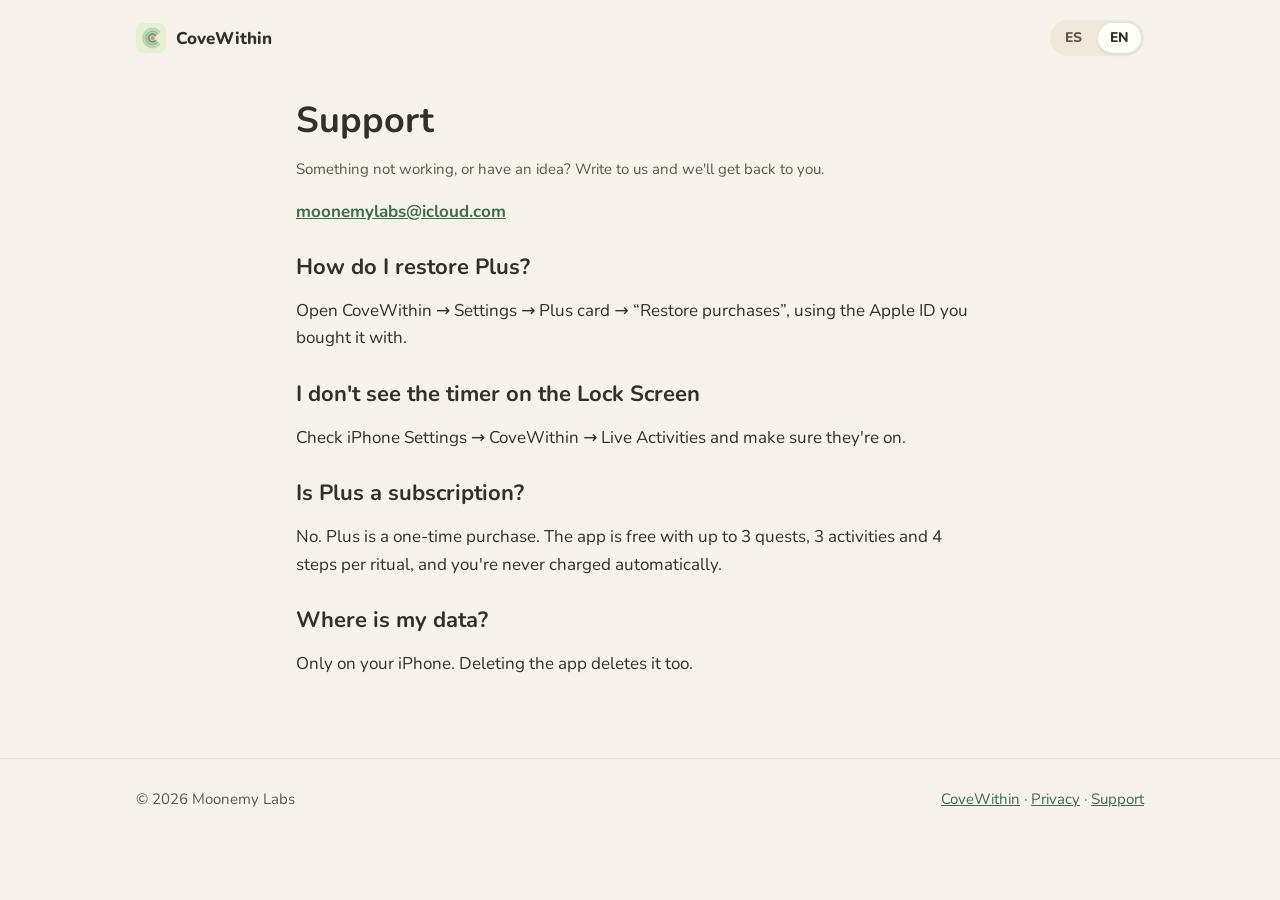
<file: covewithin/support.html>
<!doctype html>
<html lang="es" data-lang="es">
<head>
<meta charset="utf-8">
<meta name="viewport" content="width=device-width, initial-scale=1">
<title>CoveWithin · Soporte / Support</title>
<link rel="icon" href="../favicon.png">
<link rel="preconnect" href="https://fonts.googleapis.com">
<link rel="preconnect" href="https://fonts.gstatic.com" crossorigin>
<link href="https://fonts.googleapis.com/css2?family=Nunito:wght@400;600;700;800;900&display=swap" rel="stylesheet">
<link rel="stylesheet" href="../style.css">
<script src="../lang.js"></script>
</head>
<body>
<div class="wrap">
  <nav class="nav">
    <a class="brand" href="./"><img src="icon.png" alt="">CoveWithin</a>
    <span class="spacer"></span>
    <div class="langs" role="group" aria-label="Idioma / Language"><button data-l="es" aria-pressed="true">ES</button><button data-l="en" aria-pressed="false">EN</button></div>
  </nav>
</div>
<main class="doc">
<section lang="es">
  <h1>Soporte</h1>
  <p class="updated">¿Algo no funciona o tienes una idea? Escríbenos y te respondemos.</p>
  <p><a href="mailto:moonemylabs@icloud.com?subject=CoveWithin"><b>moonemylabs@icloud.com</b></a></p>
  <h2>¿Cómo restauro mi compra de Plus?</h2>
  <p>Abre CoveWithin → Ajustes → tarjeta de Plus → «Restaurar compras», con el mismo Apple ID con el que compraste.</p>
  <h2>No veo el temporizador en la pantalla bloqueada</h2>
  <p>Revisa Ajustes del iPhone → CoveWithin → Actividades en vivo, y que estén activadas.</p>
  <h2>¿Plus es una suscripción?</h2>
  <p>No. Plus es un pago único. La app es gratis con hasta 3 misiones, 3 actividades y 4 pasos por ritual, y nunca se cobra nada automáticamente.</p>
  <h2>¿Dónde están mis datos?</h2>
  <p>Solo en tu iPhone. Si borras la app, se borran también.</p>
</section>
<section lang="en">
  <h1>Support</h1>
  <p class="updated">Something not working, or have an idea? Write to us and we'll get back to you.</p>
  <p><a href="mailto:moonemylabs@icloud.com?subject=CoveWithin"><b>moonemylabs@icloud.com</b></a></p>
  <h2>How do I restore Plus?</h2>
  <p>Open CoveWithin → Settings → Plus card → “Restore purchases”, using the Apple ID you bought it with.</p>
  <h2>I don't see the timer on the Lock Screen</h2>
  <p>Check iPhone Settings → CoveWithin → Live Activities and make sure they're on.</p>
  <h2>Is Plus a subscription?</h2>
  <p>No. Plus is a one-time purchase. The app is free with up to 3 quests, 3 activities and 4 steps per ritual, and you're never charged automatically.</p>
  <h2>Where is my data?</h2>
  <p>Only on your iPhone. Deleting the app deletes it too.</p>
</section>
</main>
<footer class="foot"><div class="wrap">
  <span>© 2026 Moonemy Labs</span>
  <span><a href="./">CoveWithin</a> · <a href="privacy.html"><span lang="es">Privacidad</span><span lang="en">Privacy</span></a> · <a href="support.html"><span lang="es">Soporte</span><span lang="en">Support</span></a></span>
</div></footer>
</body>
</html>
</file>
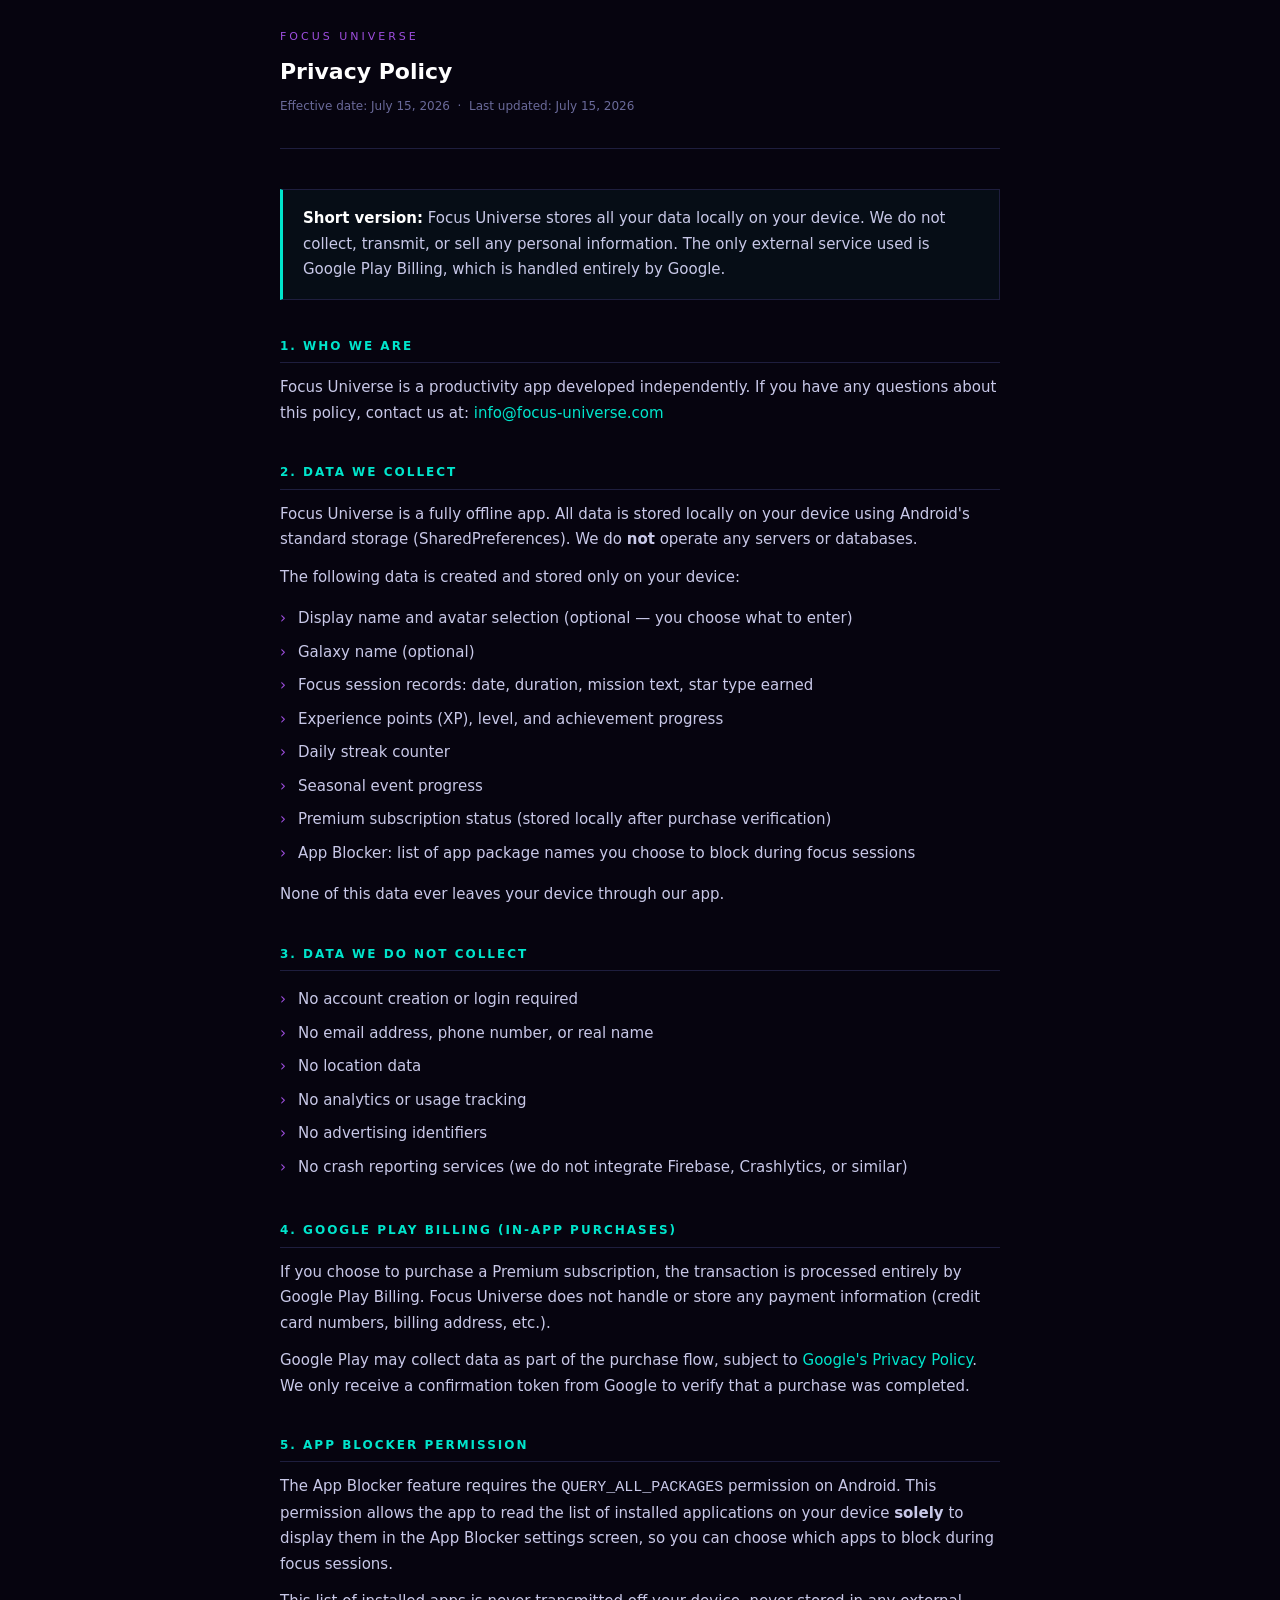
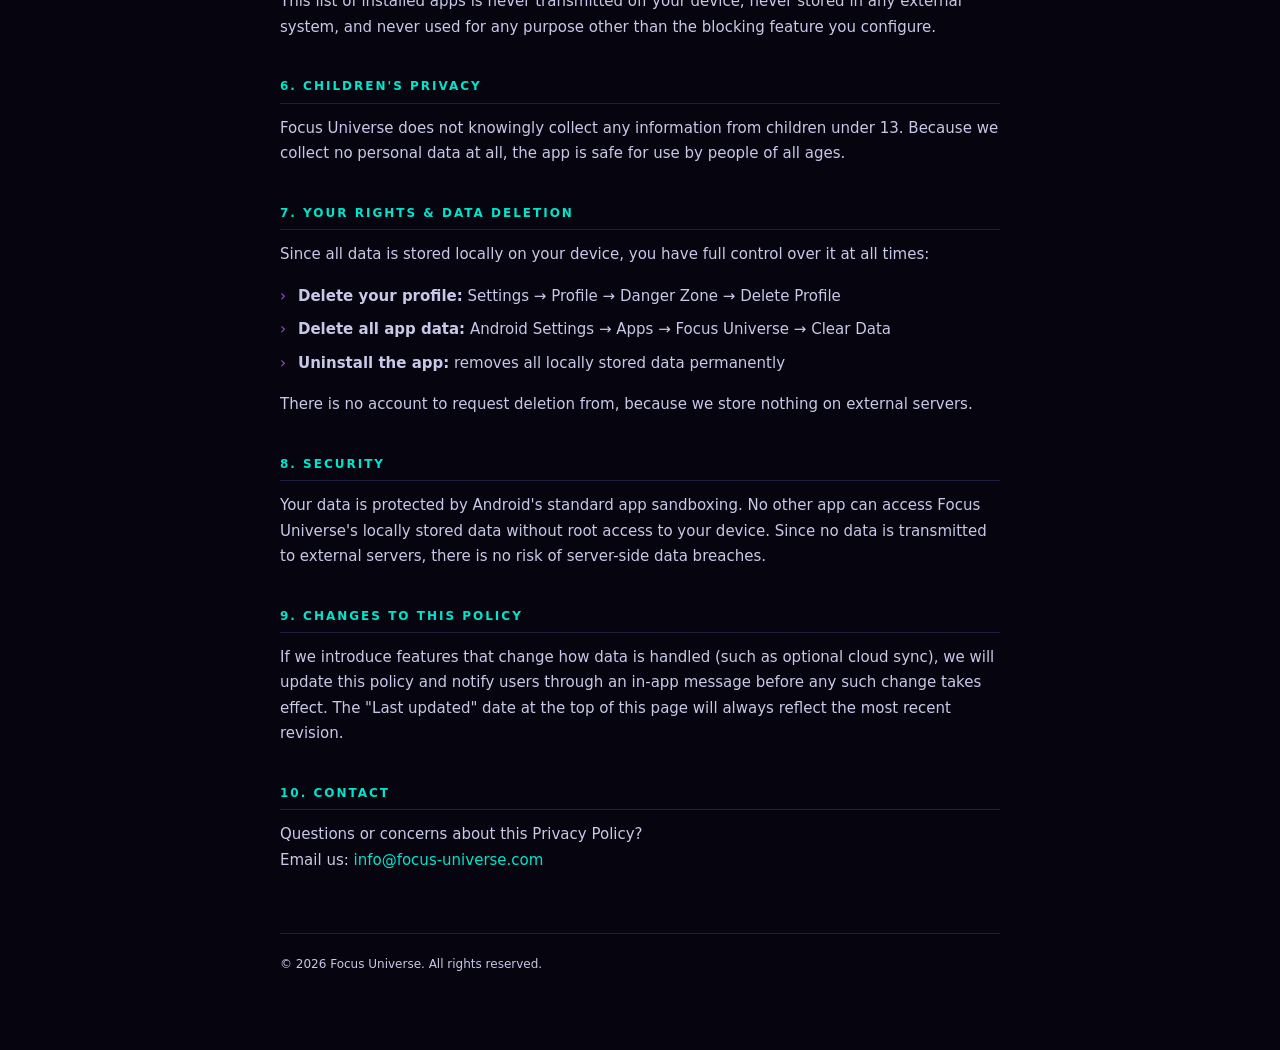
<file: focusuniverse/privacy.html>
<!DOCTYPE html>
<html lang="en">
<head>
  <meta charset="UTF-8" />
  <meta name="viewport" content="width=device-width, initial-scale=1.0" />
  <title>Privacy Policy — Focus Universe</title>
  <style>
    :root {
      --bg:      #06040F;
      --surface: #0A0A1A;
      --border:  #1E1E3E;
      --purple:  #9D4EDD;
      --cyan:    #00E5CC;
      --text:    #C8C8E8;
      --muted:   #6A6A9A;
    }

    * { box-sizing: border-box; margin: 0; padding: 0; }

    body {
      background: var(--bg);
      color: var(--text);
      font-family: 'Segoe UI', system-ui, sans-serif;
      font-size: 15px;
      line-height: 1.7;
      padding: 0 16px 64px;
    }

    header {
      border-bottom: 1px solid var(--border);
      padding: 28px 0 20px;
      margin-bottom: 40px;
      max-width: 720px;
      margin-left: auto;
      margin-right: auto;
    }

    header .app-name {
      font-size: 11px;
      letter-spacing: 3px;
      color: var(--purple);
      text-transform: uppercase;
      margin-bottom: 6px;
    }

    header h1 {
      font-size: 22px;
      color: #fff;
      font-weight: 700;
    }

    header .meta {
      font-size: 12px;
      color: var(--muted);
      margin-top: 6px;
    }

    main {
      max-width: 720px;
      margin: 0 auto;
    }

    h2 {
      font-size: 12px;
      letter-spacing: 2px;
      text-transform: uppercase;
      color: var(--cyan);
      margin: 36px 0 12px;
      padding-bottom: 6px;
      border-bottom: 1px solid var(--border);
    }

    p { margin-bottom: 12px; color: var(--text); }

    ul {
      list-style: none;
      margin-bottom: 12px;
    }

    ul li {
      padding: 4px 0 4px 18px;
      position: relative;
      color: var(--text);
    }

    ul li::before {
      content: '›';
      position: absolute;
      left: 0;
      color: var(--purple);
    }

    .callout {
      border: 1px solid var(--border);
      background: rgba(0,229,204,0.04);
      padding: 16px 20px;
      margin: 20px 0;
      border-left: 3px solid var(--cyan);
    }

    .callout p { margin: 0; }

    a { color: var(--cyan); text-decoration: none; }
    a:hover { text-decoration: underline; }

    footer {
      max-width: 720px;
      margin: 60px auto 0;
      padding-top: 20px;
      border-top: 1px solid var(--border);
      font-size: 12px;
      color: var(--muted);
    }
  </style>
</head>
<body>

<header>
  <div class="app-name">Focus Universe</div>
  <h1>Privacy Policy</h1>
  <p class="meta">Effective date: July 15, 2026 &nbsp;·&nbsp; Last updated: July 15, 2026</p>
</header>

<main>

  <div class="callout">
    <p><strong style="color:#fff">Short version:</strong> Focus Universe stores all your data locally on your device.
    We do not collect, transmit, or sell any personal information.
    The only external service used is Google Play Billing, which is handled entirely by Google.</p>
  </div>

  <!-- 1 -->
  <h2>1. Who We Are</h2>
  <p>
    Focus Universe is a productivity app developed independently.
    If you have any questions about this policy, contact us at:
    <a href="mailto:info@focus-universe.com">info@focus-universe.com</a>
  </p>

  <!-- 2 -->
  <h2>2. Data We Collect</h2>
  <p>Focus Universe is a fully offline app. All data is stored locally on your device using Android's standard storage (SharedPreferences). We do <strong>not</strong> operate any servers or databases.</p>

  <p>The following data is created and stored only on your device:</p>
  <ul>
    <li>Display name and avatar selection (optional — you choose what to enter)</li>
    <li>Galaxy name (optional)</li>
    <li>Focus session records: date, duration, mission text, star type earned</li>
    <li>Experience points (XP), level, and achievement progress</li>
    <li>Daily streak counter</li>
    <li>Seasonal event progress</li>
    <li>Premium subscription status (stored locally after purchase verification)</li>
    <li>App Blocker: list of app package names you choose to block during focus sessions</li>
  </ul>

  <p>None of this data ever leaves your device through our app.</p>

  <!-- 3 -->
  <h2>3. Data We Do Not Collect</h2>
  <ul>
    <li>No account creation or login required</li>
    <li>No email address, phone number, or real name</li>
    <li>No location data</li>
    <li>No analytics or usage tracking</li>
    <li>No advertising identifiers</li>
    <li>No crash reporting services (we do not integrate Firebase, Crashlytics, or similar)</li>
  </ul>

  <!-- 4 -->
  <h2>4. Google Play Billing (In-App Purchases)</h2>
  <p>
    If you choose to purchase a Premium subscription, the transaction is processed entirely by
    Google Play Billing. Focus Universe does not handle or store any payment information
    (credit card numbers, billing address, etc.).
  </p>
  <p>
    Google Play may collect data as part of the purchase flow, subject to
    <a href="https://policies.google.com/privacy" target="_blank" rel="noopener">Google's Privacy Policy</a>.
    We only receive a confirmation token from Google to verify that a purchase was completed.
  </p>

  <!-- 5 -->
  <h2>5. App Blocker Permission</h2>
  <p>
    The App Blocker feature requires the <code>QUERY_ALL_PACKAGES</code> permission on Android.
    This permission allows the app to read the list of installed applications on your device
    <strong>solely</strong> to display them in the App Blocker settings screen, so you can
    choose which apps to block during focus sessions.
  </p>
  <p>
    This list of installed apps is never transmitted off your device, never stored in any
    external system, and never used for any purpose other than the blocking feature you configure.
  </p>

  <!-- 6 -->
  <h2>6. Children's Privacy</h2>
  <p>
    Focus Universe does not knowingly collect any information from children under 13.
    Because we collect no personal data at all, the app is safe for use by people of all ages.
  </p>

  <!-- 7 -->
  <h2>7. Your Rights & Data Deletion</h2>
  <p>
    Since all data is stored locally on your device, you have full control over it at all times:
  </p>
  <ul>
    <li><strong>Delete your profile:</strong> Settings → Profile → Danger Zone → Delete Profile</li>
    <li><strong>Delete all app data:</strong> Android Settings → Apps → Focus Universe → Clear Data</li>
    <li><strong>Uninstall the app:</strong> removes all locally stored data permanently</li>
  </ul>
  <p>There is no account to request deletion from, because we store nothing on external servers.</p>

  <!-- 8 -->
  <h2>8. Security</h2>
  <p>
    Your data is protected by Android's standard app sandboxing. No other app can access
    Focus Universe's locally stored data without root access to your device.
    Since no data is transmitted to external servers, there is no risk of server-side data breaches.
  </p>

  <!-- 9 -->
  <h2>9. Changes to This Policy</h2>
  <p>
    If we introduce features that change how data is handled (such as optional cloud sync),
    we will update this policy and notify users through an in-app message before any such
    change takes effect. The "Last updated" date at the top of this page will always reflect
    the most recent revision.
  </p>

  <!-- 10 -->
  <h2>10. Contact</h2>
  <p>
    Questions or concerns about this Privacy Policy?<br/>
    Email us: <a href="mailto:info@focus-universe.com">info@focus-universe.com</a>
  </p>

</main>

<footer>
  <p>© 2026 Focus Universe. All rights reserved.</p>
</footer>

</body>
</html>
</file>
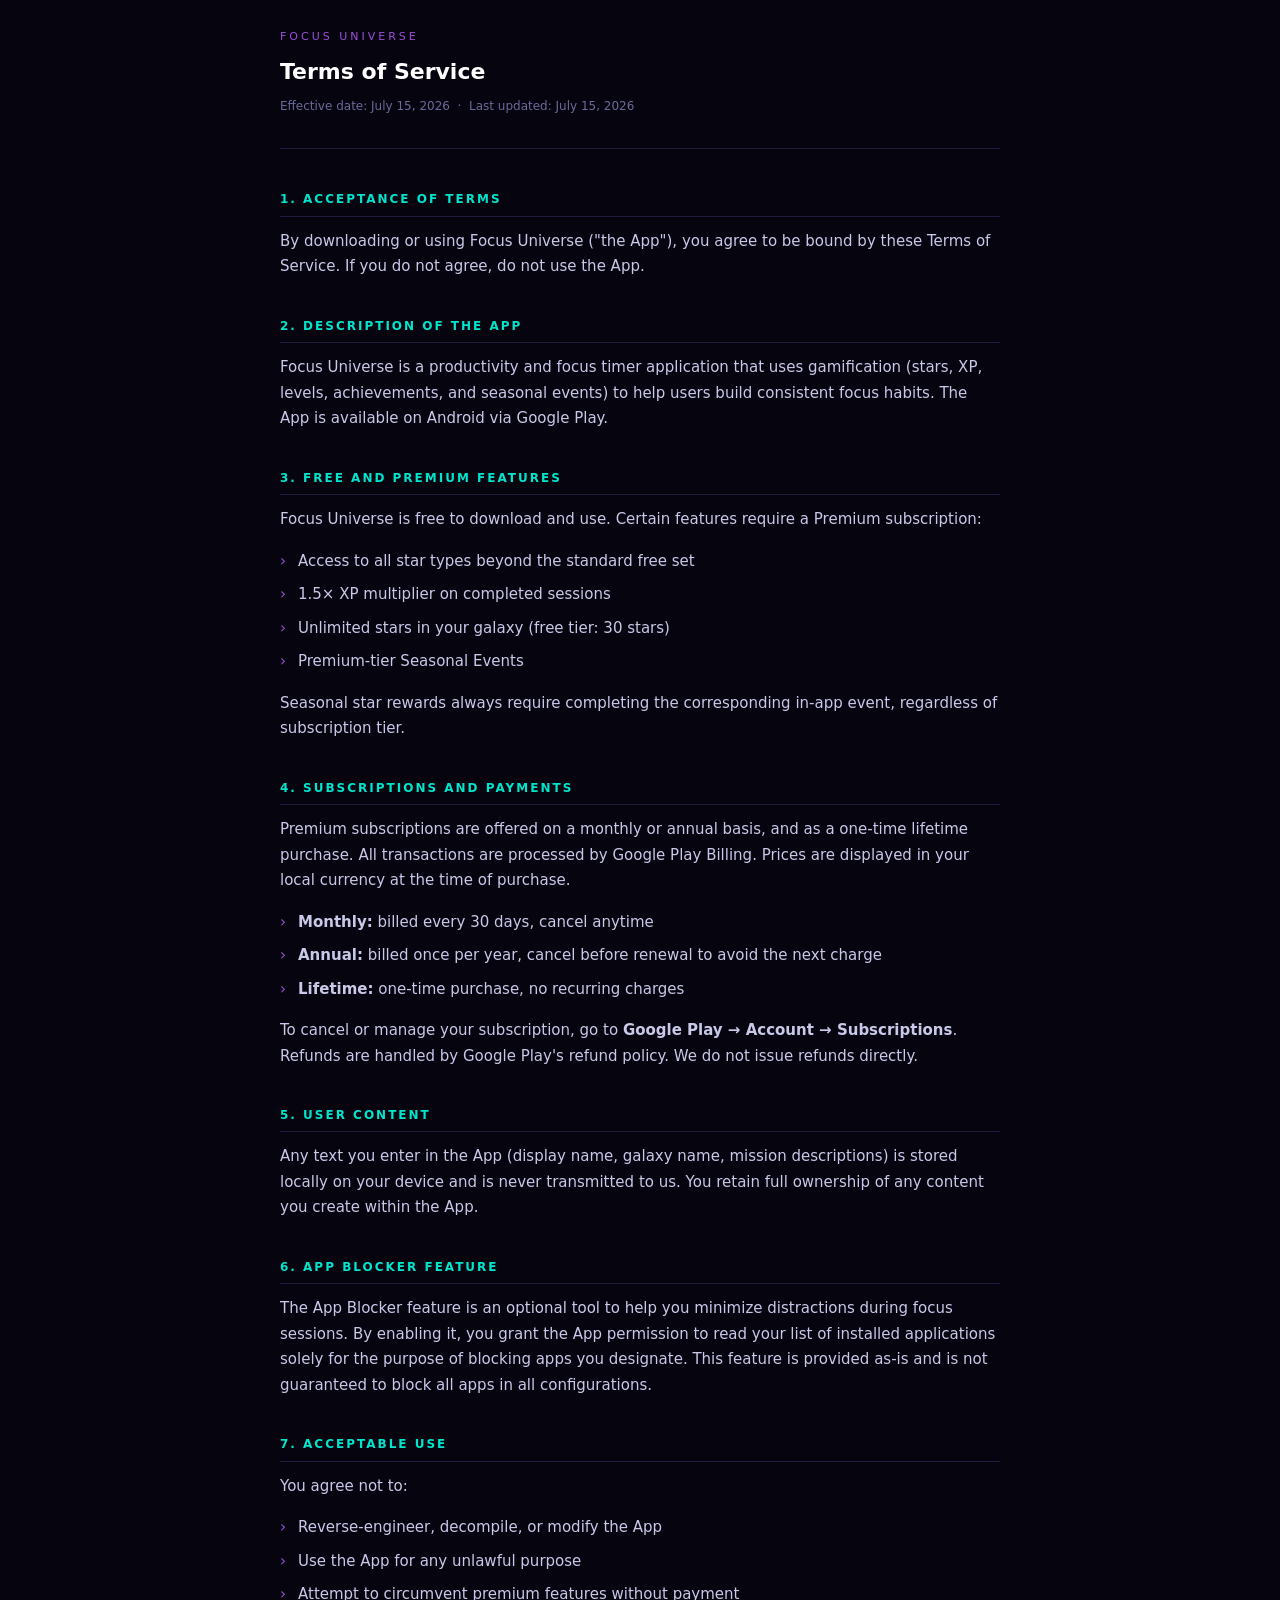
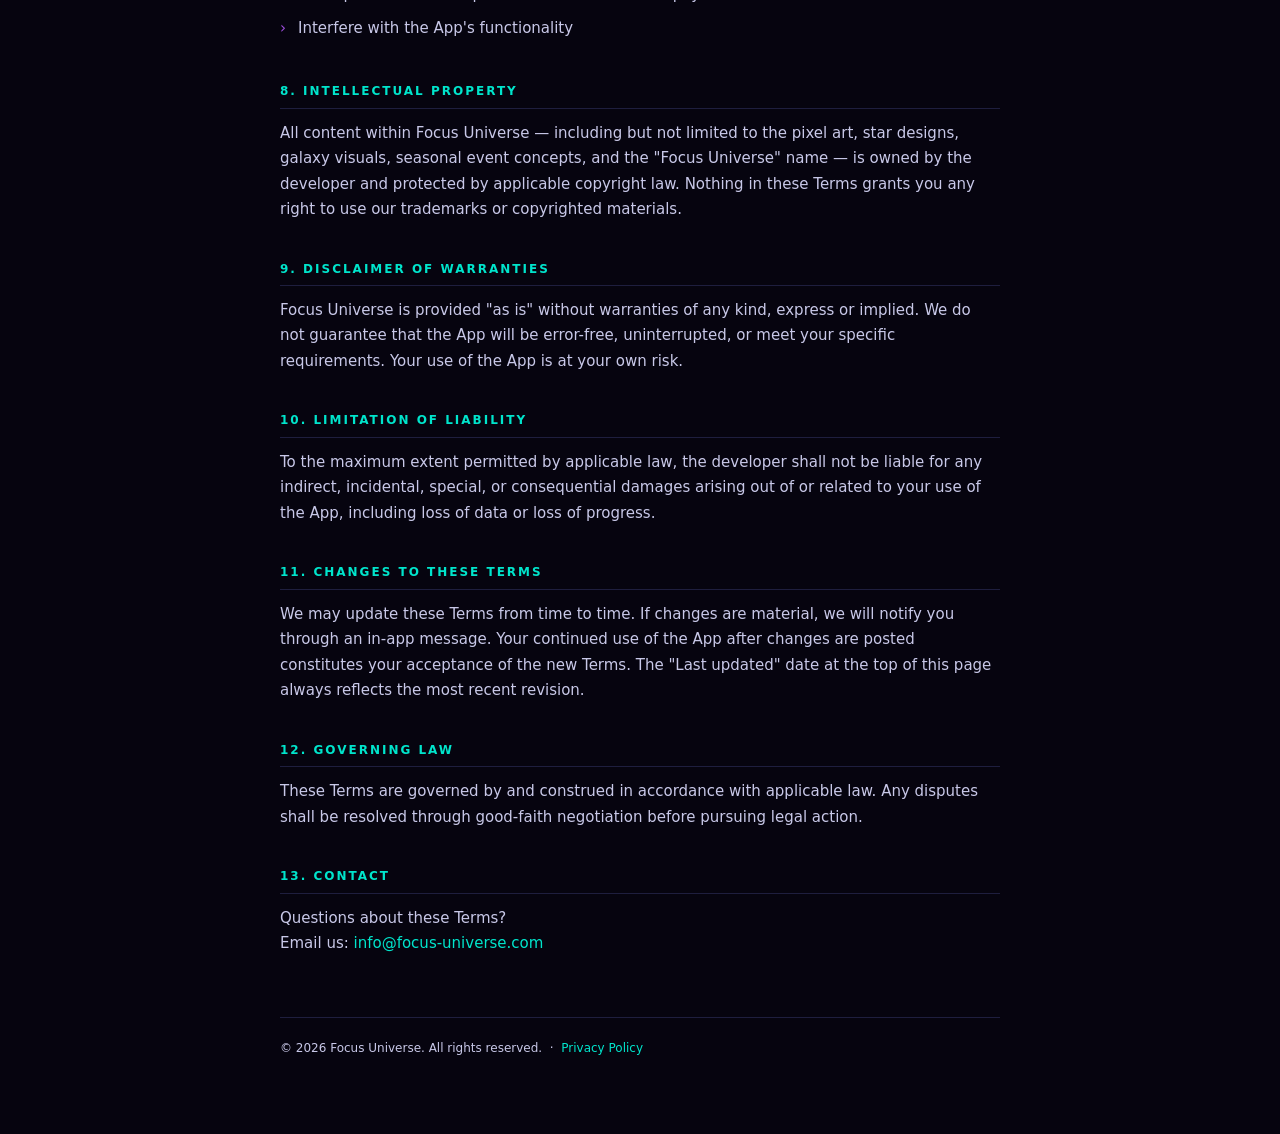
<file: focusuniverse/terms.html>
<!DOCTYPE html>
<html lang="en">
<head>
  <meta charset="UTF-8" />
  <meta name="viewport" content="width=device-width, initial-scale=1.0" />
  <title>Terms of Service — Focus Universe</title>
  <style>
    :root {
      --bg:      #06040F;
      --surface: #0A0A1A;
      --border:  #1E1E3E;
      --purple:  #9D4EDD;
      --cyan:    #00E5CC;
      --text:    #C8C8E8;
      --muted:   #6A6A9A;
    }

    * { box-sizing: border-box; margin: 0; padding: 0; }

    body {
      background: var(--bg);
      color: var(--text);
      font-family: 'Segoe UI', system-ui, sans-serif;
      font-size: 15px;
      line-height: 1.7;
      padding: 0 16px 64px;
    }

    header {
      border-bottom: 1px solid var(--border);
      padding: 28px 0 20px;
      margin-bottom: 40px;
      max-width: 720px;
      margin-left: auto;
      margin-right: auto;
    }

    header .app-name {
      font-size: 11px;
      letter-spacing: 3px;
      color: var(--purple);
      text-transform: uppercase;
      margin-bottom: 6px;
    }

    header h1 {
      font-size: 22px;
      color: #fff;
      font-weight: 700;
    }

    header .meta {
      font-size: 12px;
      color: var(--muted);
      margin-top: 6px;
    }

    main { max-width: 720px; margin: 0 auto; }

    h2 {
      font-size: 12px;
      letter-spacing: 2px;
      text-transform: uppercase;
      color: var(--cyan);
      margin: 36px 0 12px;
      padding-bottom: 6px;
      border-bottom: 1px solid var(--border);
    }

    p { margin-bottom: 12px; color: var(--text); }

    ul {
      list-style: none;
      margin-bottom: 12px;
    }

    ul li {
      padding: 4px 0 4px 18px;
      position: relative;
      color: var(--text);
    }

    ul li::before {
      content: '›';
      position: absolute;
      left: 0;
      color: var(--purple);
    }

    a { color: var(--cyan); text-decoration: none; }
    a:hover { text-decoration: underline; }

    footer {
      max-width: 720px;
      margin: 60px auto 0;
      padding-top: 20px;
      border-top: 1px solid var(--border);
      font-size: 12px;
      color: var(--muted);
    }
  </style>
</head>
<body>

<header>
  <div class="app-name">Focus Universe</div>
  <h1>Terms of Service</h1>
  <p class="meta">Effective date: July 15, 2026 &nbsp;·&nbsp; Last updated: July 15, 2026</p>
</header>

<main>

  <!-- 1 -->
  <h2>1. Acceptance of Terms</h2>
  <p>
    By downloading or using Focus Universe ("the App"), you agree to be bound by these
    Terms of Service. If you do not agree, do not use the App.
  </p>

  <!-- 2 -->
  <h2>2. Description of the App</h2>
  <p>
    Focus Universe is a productivity and focus timer application that uses gamification
    (stars, XP, levels, achievements, and seasonal events) to help users build consistent
    focus habits. The App is available on Android via Google Play.
  </p>

  <!-- 3 -->
  <h2>3. Free and Premium Features</h2>
  <p>Focus Universe is free to download and use. Certain features require a Premium subscription:</p>
  <ul>
    <li>Access to all star types beyond the standard free set</li>
    <li>1.5× XP multiplier on completed sessions</li>
    <li>Unlimited stars in your galaxy (free tier: 30 stars)</li>
    <li>Premium-tier Seasonal Events</li>
  </ul>
  <p>Seasonal star rewards always require completing the corresponding in-app event, regardless of subscription tier.</p>

  <!-- 4 -->
  <h2>4. Subscriptions and Payments</h2>
  <p>
    Premium subscriptions are offered on a monthly or annual basis, and as a one-time
    lifetime purchase. All transactions are processed by Google Play Billing.
    Prices are displayed in your local currency at the time of purchase.
  </p>
  <ul>
    <li><strong>Monthly:</strong> billed every 30 days, cancel anytime</li>
    <li><strong>Annual:</strong> billed once per year, cancel before renewal to avoid the next charge</li>
    <li><strong>Lifetime:</strong> one-time purchase, no recurring charges</li>
  </ul>
  <p>
    To cancel or manage your subscription, go to
    <strong>Google Play → Account → Subscriptions</strong>.
    Refunds are handled by Google Play's refund policy.
    We do not issue refunds directly.
  </p>

  <!-- 5 -->
  <h2>5. User Content</h2>
  <p>
    Any text you enter in the App (display name, galaxy name, mission descriptions) is stored
    locally on your device and is never transmitted to us. You retain full ownership of
    any content you create within the App.
  </p>

  <!-- 6 -->
  <h2>6. App Blocker Feature</h2>
  <p>
    The App Blocker feature is an optional tool to help you minimize distractions during
    focus sessions. By enabling it, you grant the App permission to read your list of installed
    applications solely for the purpose of blocking apps you designate.
    This feature is provided as-is and is not guaranteed to block all apps in all configurations.
  </p>

  <!-- 7 -->
  <h2>7. Acceptable Use</h2>
  <p>You agree not to:</p>
  <ul>
    <li>Reverse-engineer, decompile, or modify the App</li>
    <li>Use the App for any unlawful purpose</li>
    <li>Attempt to circumvent premium features without payment</li>
    <li>Interfere with the App's functionality</li>
  </ul>

  <!-- 8 -->
  <h2>8. Intellectual Property</h2>
  <p>
    All content within Focus Universe — including but not limited to the pixel art, star designs,
    galaxy visuals, seasonal event concepts, and the "Focus Universe" name — is owned by
    the developer and protected by applicable copyright law.
    Nothing in these Terms grants you any right to use our trademarks or copyrighted materials.
  </p>

  <!-- 9 -->
  <h2>9. Disclaimer of Warranties</h2>
  <p>
    Focus Universe is provided "as is" without warranties of any kind, express or implied.
    We do not guarantee that the App will be error-free, uninterrupted, or meet your
    specific requirements. Your use of the App is at your own risk.
  </p>

  <!-- 10 -->
  <h2>10. Limitation of Liability</h2>
  <p>
    To the maximum extent permitted by applicable law, the developer shall not be liable
    for any indirect, incidental, special, or consequential damages arising out of or
    related to your use of the App, including loss of data or loss of progress.
  </p>

  <!-- 11 -->
  <h2>11. Changes to These Terms</h2>
  <p>
    We may update these Terms from time to time. If changes are material, we will notify
    you through an in-app message. Your continued use of the App after changes are posted
    constitutes your acceptance of the new Terms.
    The "Last updated" date at the top of this page always reflects the most recent revision.
  </p>

  <!-- 12 -->
  <h2>12. Governing Law</h2>
  <p>
    These Terms are governed by and construed in accordance with applicable law.
    Any disputes shall be resolved through good-faith negotiation before pursuing legal action.
  </p>

  <!-- 13 -->
  <h2>13. Contact</h2>
  <p>
    Questions about these Terms?<br/>
    Email us: <a href="mailto:info@focus-universe.com">info@focus-universe.com</a>
  </p>

</main>

<footer>
  <p>© 2026 Focus Universe. All rights reserved. &nbsp;·&nbsp;
    <a href="privacy.html">Privacy Policy</a>
  </p>
</footer>

</body>
</html>
</file>
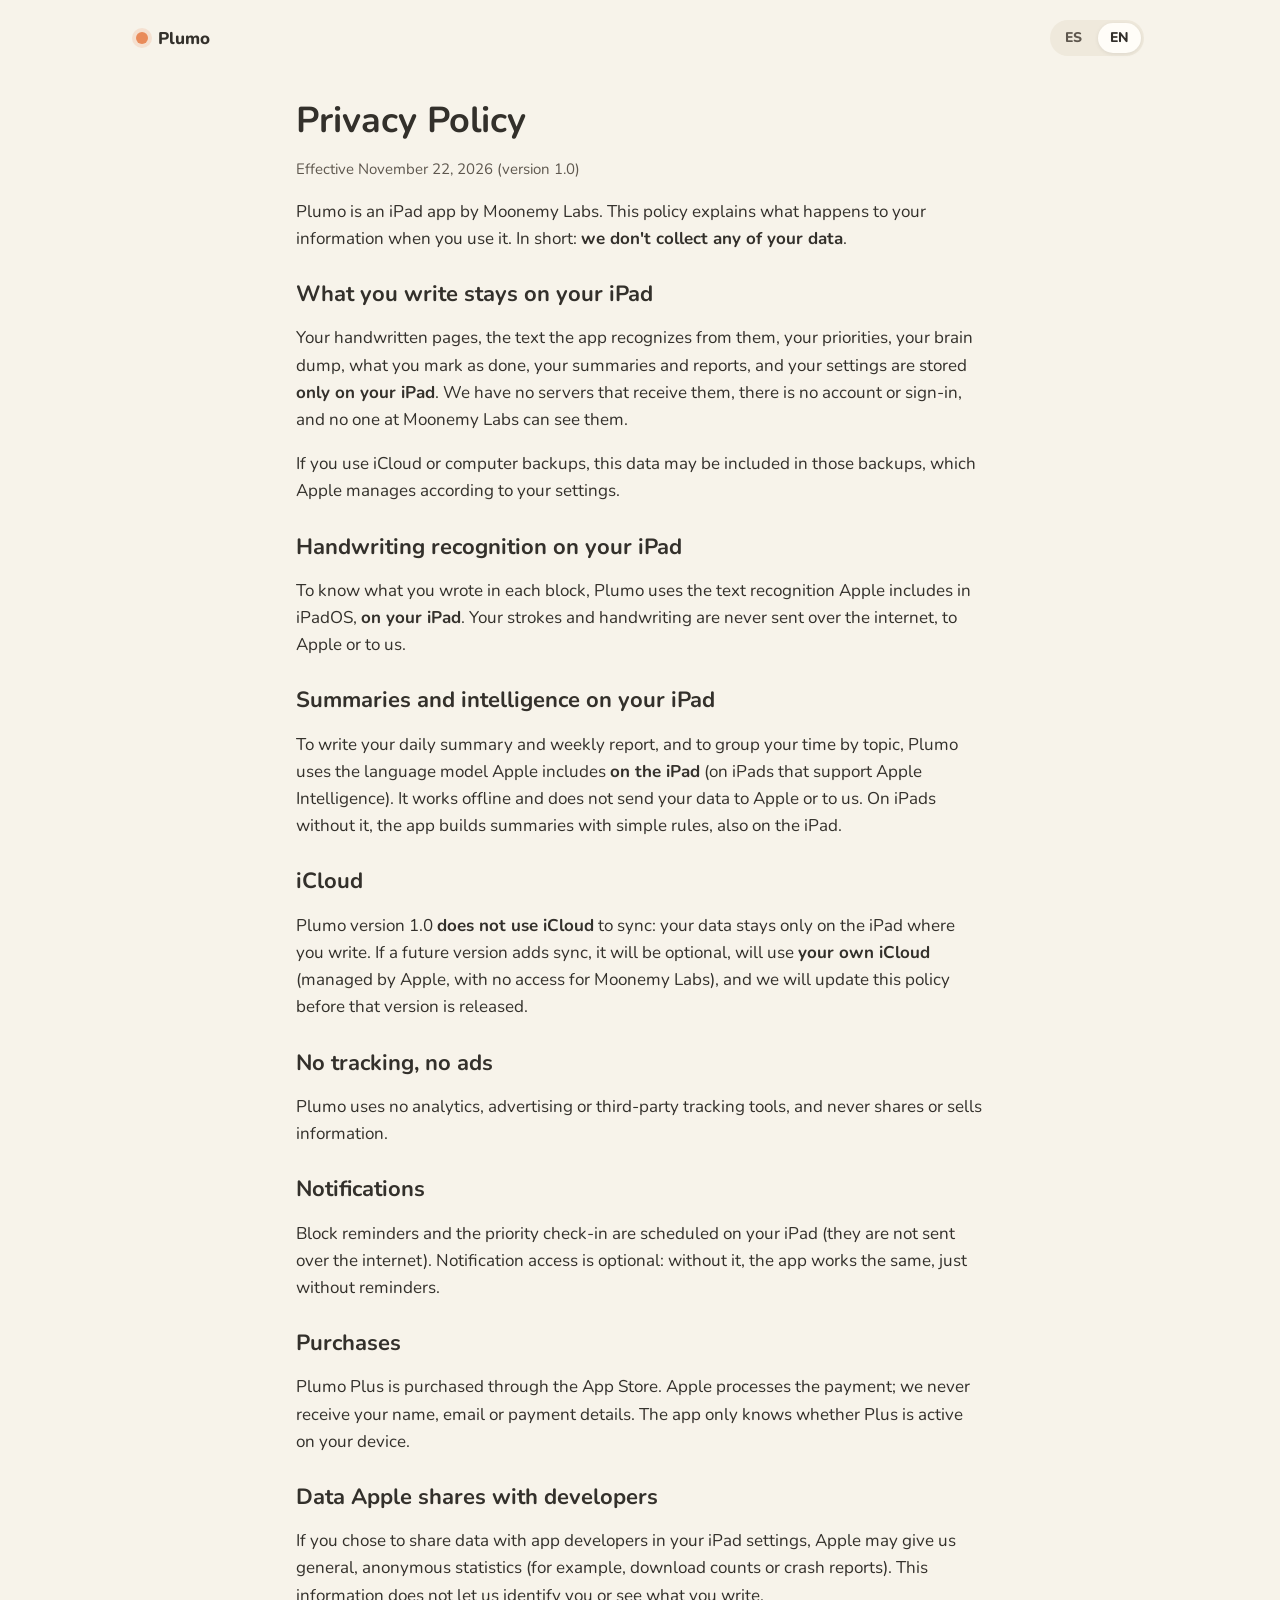
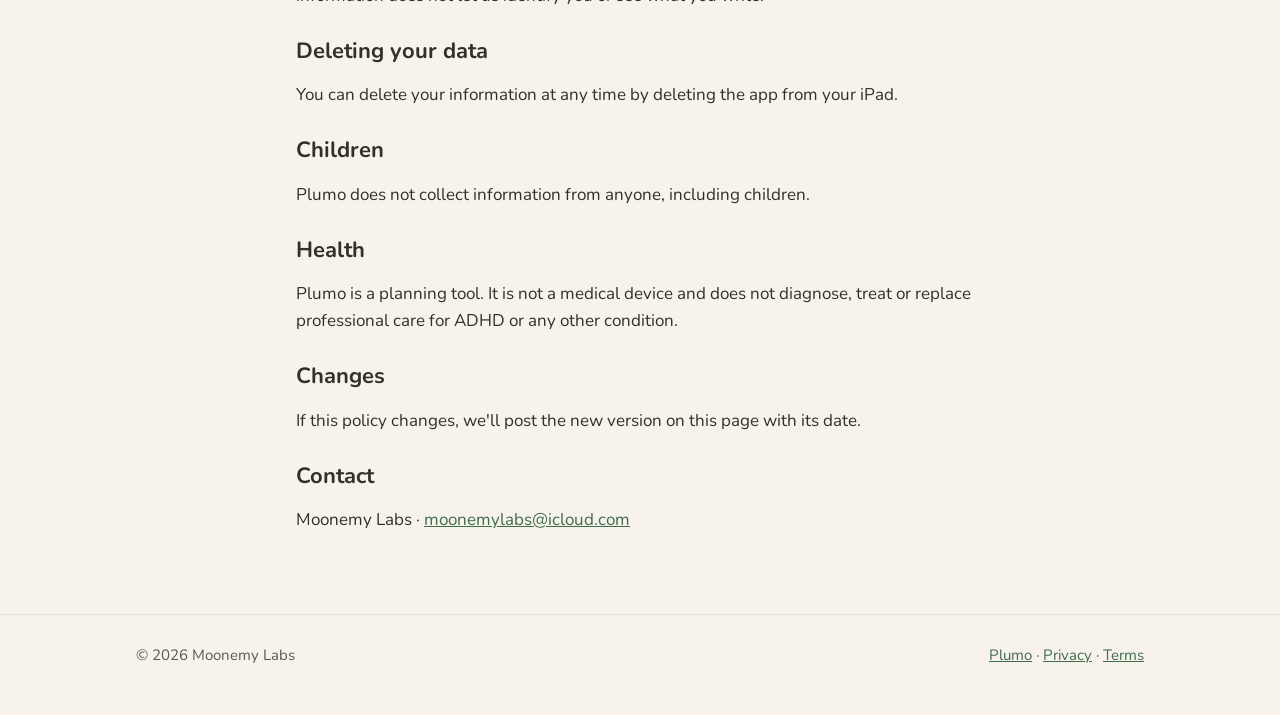
<file: plumo/privacy.html>
<!doctype html>
<!-- BORRADOR. Revisar la fecha de "Vigente desde" el día del lanzamiento. Nombre provisional: reemplazar "Plumo" si cambia. -->
<html lang="es" data-lang="es">
<head>
<meta charset="utf-8">
<meta name="viewport" content="width=device-width, initial-scale=1">
<title>Plumo · Privacidad / Privacy</title>
<link rel="icon" href="../favicon.png">
<link rel="preconnect" href="https://fonts.googleapis.com">
<link rel="preconnect" href="https://fonts.gstatic.com" crossorigin>
<link href="https://fonts.googleapis.com/css2?family=Nunito:wght@400;600;700;800;900&display=swap" rel="stylesheet">
<link rel="stylesheet" href="../style.css">
<script src="../lang.js"></script>
</head>
<body>
<div class="wrap">
  <nav class="nav">
    <a class="brand" href="./"><span class="dot"></span>Plumo</a>
    <span class="spacer"></span>
    <div class="langs" role="group" aria-label="Idioma / Language"><button data-l="es" aria-pressed="true">ES</button><button data-l="en" aria-pressed="false">EN</button></div>
  </nav>
</div>
<main class="doc">
<section id="es" lang="es">
    <h1>Política de privacidad</h1>
    <p class="updated">Vigente desde el 22 de noviembre de 2026 (versión 1.0)</p>
    <p>Plumo es una app para iPad de Moonemy Labs. Esta política explica qué pasa con tu información cuando la usas. En pocas palabras: <strong>no recopilamos ningún dato tuyo</strong>.</p>

    <h2>Lo que escribes se queda en tu iPad</h2>
    <p>Tus páginas escritas a mano, el texto que la app reconoce de ellas, tus prioridades, tu brain dump, lo que marcas como hecho, tus resúmenes y reportes, y tus ajustes se guardan <strong>solo en tu iPad</strong>. No tenemos servidores que los reciban, no hay cuenta ni inicio de sesión, y nadie de Moonemy Labs puede verlos.</p>
    <p>Si tienes activadas las copias de seguridad de iCloud o de tu computadora, estos datos pueden incluirse en esas copias, que administra Apple según tu configuración.</p>

    <h2>Reconocimiento de escritura dentro del iPad</h2>
    <p>Para saber qué escribiste en cada bloque, Plumo usa el reconocimiento de texto que Apple incluye en iPadOS, <strong>dentro de tu iPad</strong>. Tus trazos y tu letra no se envían a internet, ni a Apple ni a nosotros.</p>

    <h2>Resúmenes e inteligencia dentro del iPad</h2>
    <p>Para escribir tu resumen del día y tu reporte semanal, y agrupar tu tiempo por temas, Plumo usa el modelo de lenguaje que Apple incluye <strong>dentro del iPad</strong> (en iPad compatibles con Apple Intelligence). Ese modelo funciona sin internet y no envía tus datos a Apple ni a nosotros. En los iPad que no lo tienen, la app arma los resúmenes con reglas sencillas, también dentro del iPad.</p>

    <h2>iCloud</h2>
    <p>La versión 1.0 de Plumo <strong>no usa iCloud</strong> para sincronizar: tus datos se quedan solo en el iPad donde escribes. Si en una versión futura agregamos sincronización, será opcional, usará <strong>tu propia iCloud</strong> (administrada por Apple, sin acceso de Moonemy Labs) y actualizaremos esta política antes de que esa versión salga.</p>

    <h2>Sin rastreo ni publicidad</h2>
    <p>Plumo no usa analítica, publicidad ni herramientas de seguimiento de terceros, y no comparte ni vende información.</p>

    <h2>Notificaciones</h2>
    <p>Los avisos de cada bloque y el recordatorio de prioridades se programan dentro de tu iPad (no se envían desde internet). El permiso de notificaciones es opcional: si no lo das, la app funciona igual, sin avisos.</p>

    <h2>Compras</h2>
    <p>La compra de Plumo Plus se hace a través de la App Store. Apple procesa el pago; nosotros no recibimos tu nombre, correo ni datos de pago. La app solo sabe si Plus está activo en tu dispositivo.</p>

    <h2>Datos que Apple comparte con los desarrolladores</h2>
    <p>Si aceptaste compartir datos con desarrolladores en los ajustes de tu iPad, Apple puede darnos estadísticas generales y anónimas (por ejemplo, cantidad de descargas o reportes de fallos). Esa información no nos permite identificarte ni ver lo que escribes.</p>

    <h2>Borrar tus datos</h2>
    <p>Puedes borrar tu información en cualquier momento eliminando la app de tu iPad.</p>

    <h2>Menores</h2>
    <p>Plumo no recopila información de nadie, incluidos menores de edad.</p>

    <h2>Salud</h2>
    <p>Plumo es una herramienta de planificación. No es un dispositivo médico y no diagnostica, trata ni sustituye la atención profesional para el TDAH ni ninguna otra condición.</p>

    <h2>Cambios</h2>
    <p>Si esta política cambia, publicaremos la nueva versión en esta página con su fecha.</p>

    <h2>Contacto</h2>
    <p>Moonemy Labs · <a href="mailto:moonemylabs@icloud.com?subject=Plumo">moonemylabs@icloud.com</a></p>
  </section>
<section id="en" lang="en">
    <h1>Privacy Policy</h1>
    <p class="updated">Effective November 22, 2026 (version 1.0)</p>
    <p>Plumo is an iPad app by Moonemy Labs. This policy explains what happens to your information when you use it. In short: <strong>we don't collect any of your data</strong>.</p>

    <h2>What you write stays on your iPad</h2>
    <p>Your handwritten pages, the text the app recognizes from them, your priorities, your brain dump, what you mark as done, your summaries and reports, and your settings are stored <strong>only on your iPad</strong>. We have no servers that receive them, there is no account or sign-in, and no one at Moonemy Labs can see them.</p>
    <p>If you use iCloud or computer backups, this data may be included in those backups, which Apple manages according to your settings.</p>

    <h2>Handwriting recognition on your iPad</h2>
    <p>To know what you wrote in each block, Plumo uses the text recognition Apple includes in iPadOS, <strong>on your iPad</strong>. Your strokes and handwriting are never sent over the internet, to Apple or to us.</p>

    <h2>Summaries and intelligence on your iPad</h2>
    <p>To write your daily summary and weekly report, and to group your time by topic, Plumo uses the language model Apple includes <strong>on the iPad</strong> (on iPads that support Apple Intelligence). It works offline and does not send your data to Apple or to us. On iPads without it, the app builds summaries with simple rules, also on the iPad.</p>

    <h2>iCloud</h2>
    <p>Plumo version 1.0 <strong>does not use iCloud</strong> to sync: your data stays only on the iPad where you write. If a future version adds sync, it will be optional, will use <strong>your own iCloud</strong> (managed by Apple, with no access for Moonemy Labs), and we will update this policy before that version is released.</p>

    <h2>No tracking, no ads</h2>
    <p>Plumo uses no analytics, advertising or third-party tracking tools, and never shares or sells information.</p>

    <h2>Notifications</h2>
    <p>Block reminders and the priority check-in are scheduled on your iPad (they are not sent over the internet). Notification access is optional: without it, the app works the same, just without reminders.</p>

    <h2>Purchases</h2>
    <p>Plumo Plus is purchased through the App Store. Apple processes the payment; we never receive your name, email or payment details. The app only knows whether Plus is active on your device.</p>

    <h2>Data Apple shares with developers</h2>
    <p>If you chose to share data with app developers in your iPad settings, Apple may give us general, anonymous statistics (for example, download counts or crash reports). This information does not let us identify you or see what you write.</p>

    <h2>Deleting your data</h2>
    <p>You can delete your information at any time by deleting the app from your iPad.</p>

    <h2>Children</h2>
    <p>Plumo does not collect information from anyone, including children.</p>

    <h2>Health</h2>
    <p>Plumo is a planning tool. It is not a medical device and does not diagnose, treat or replace professional care for ADHD or any other condition.</p>

    <h2>Changes</h2>
    <p>If this policy changes, we'll post the new version on this page with its date.</p>

    <h2>Contact</h2>
    <p>Moonemy Labs · <a href="mailto:moonemylabs@icloud.com?subject=Plumo">moonemylabs@icloud.com</a></p>
  </section>
</main>
<footer class="foot"><div class="wrap">
  <span>© 2026 Moonemy Labs</span>
  <span><a href="./">Plumo</a> · <a href="privacy.html"><span lang="es">Privacidad</span><span lang="en">Privacy</span></a> · <a href="terms.html"><span lang="es">Términos</span><span lang="en">Terms</span></a></span>
</div></footer>
</body>
</html>
</file>
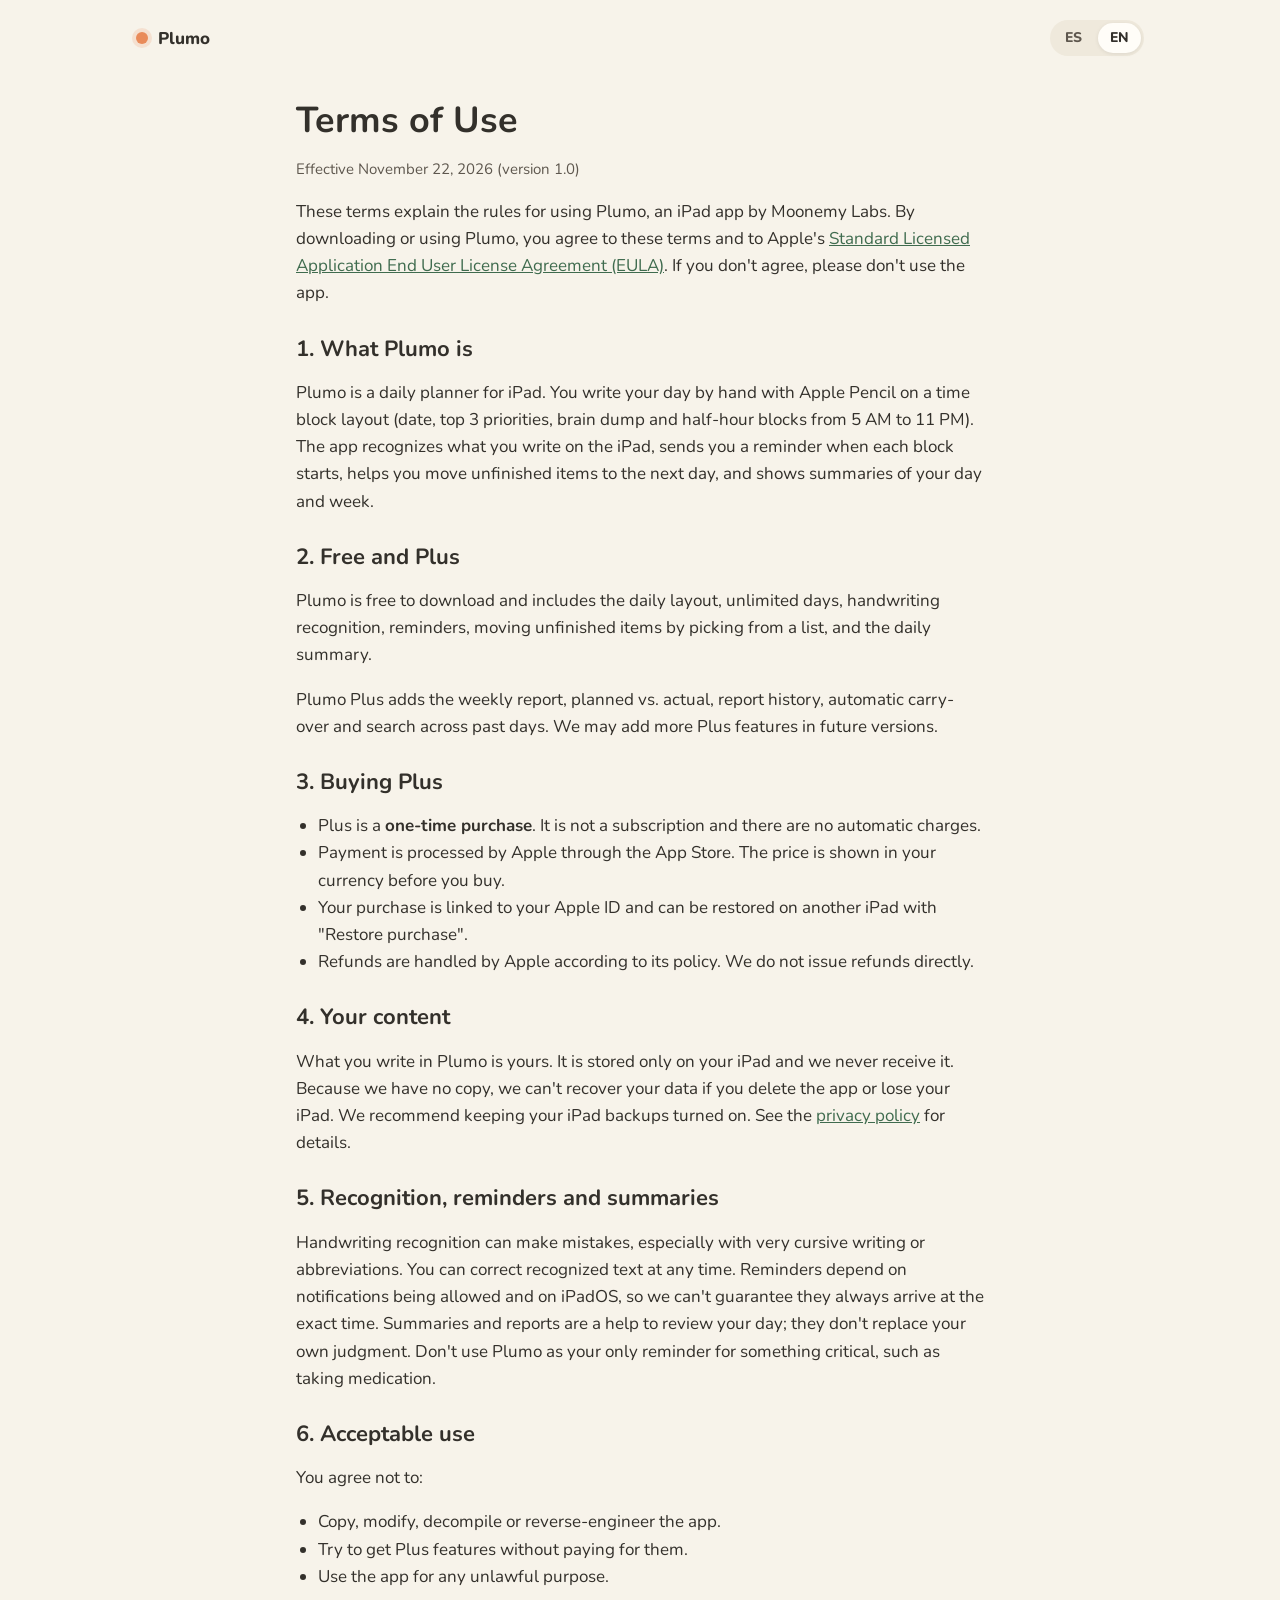
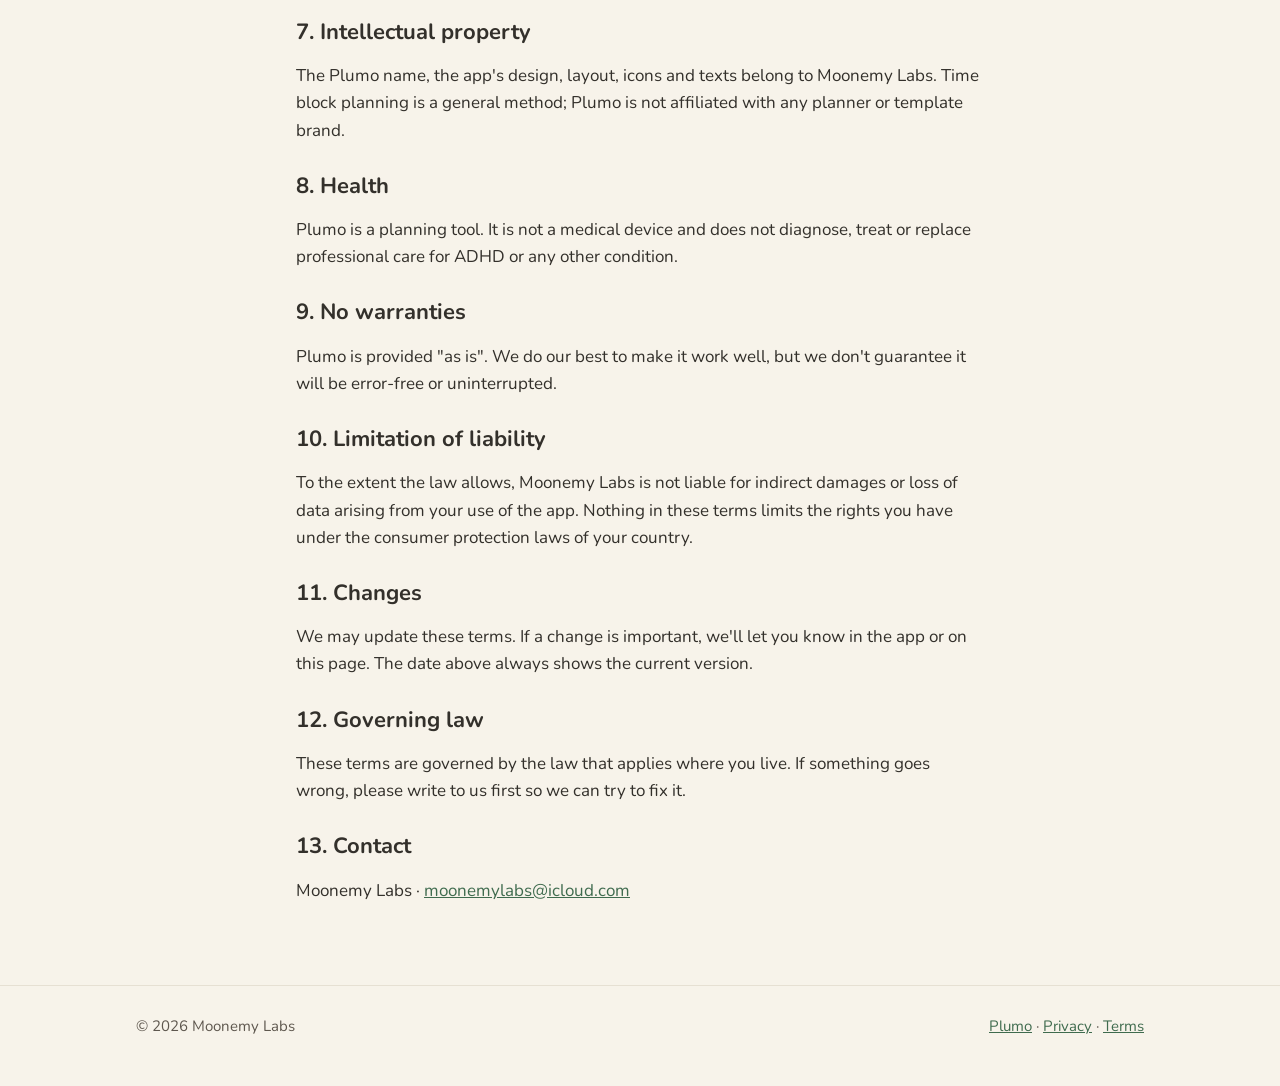
<file: plumo/terms.html>
<!doctype html>
<!-- BORRADOR. Revisar la fecha de "Vigente desde" el día del lanzamiento. Nombre provisional: reemplazar "Plumo" si cambia. -->
<html lang="es" data-lang="es">
<head>
<meta charset="utf-8">
<meta name="viewport" content="width=device-width, initial-scale=1">
<title>Plumo · Términos / Terms</title>
<link rel="icon" href="../favicon.png">
<link rel="preconnect" href="https://fonts.googleapis.com">
<link rel="preconnect" href="https://fonts.gstatic.com" crossorigin>
<link href="https://fonts.googleapis.com/css2?family=Nunito:wght@400;600;700;800;900&display=swap" rel="stylesheet">
<link rel="stylesheet" href="../style.css">
<script src="../lang.js"></script>
</head>
<body>
<div class="wrap">
  <nav class="nav">
    <a class="brand" href="./"><span class="dot"></span>Plumo</a>
    <span class="spacer"></span>
    <div class="langs" role="group" aria-label="Idioma / Language"><button data-l="es" aria-pressed="true">ES</button><button data-l="en" aria-pressed="false">EN</button></div>
  </nav>
</div>
<main class="doc">
<section id="es" lang="es">
    <h1>Términos de uso</h1>
    <p class="updated">Vigentes desde el 22 de noviembre de 2026 (versión 1.0)</p>
    <p>Estos términos explican las reglas para usar Plumo, una app para iPad de Moonemy Labs. Al descargar o usar Plumo, aceptas estos términos y el <a href="https://www.apple.com/legal/internet-services/itunes/dev/stdeula/">Contrato de licencia estándar de Apple para apps (EULA)</a>. Si no estás de acuerdo, no uses la app.</p>

    <h2>1. Qué es Plumo</h2>
    <p>Plumo es un planificador diario para iPad. Escribes tu día a mano con el Apple Pencil en una plantilla de bloques de tiempo (fecha, 3 prioridades, brain dump y bloques de media hora de 5 AM a 11 PM). La app reconoce lo que escribes dentro del iPad, te envía avisos al empezar cada bloque, te ayuda a pasar pendientes al día siguiente y te muestra resúmenes de tu día y de tu semana.</p>

    <h2>2. Gratis y Plus</h2>
    <p>Plumo se descarga gratis e incluye la plantilla diaria, días ilimitados, el reconocimiento de escritura, los avisos, el traspaso de pendientes eligiendo de una lista y el resumen del día.</p>
    <p>Plumo Plus agrega el reporte semanal, lo planificado frente a lo real, el historial de reportes, el traspaso automático de pendientes y la búsqueda en días anteriores. Podemos agregar más funciones a Plus en versiones futuras.</p>

    <h2>3. Compra de Plus</h2>
    <ul>
      <li>Plus es una <strong>compra única</strong>. No es una suscripción y no tiene cobros automáticos.</li>
      <li>El pago lo procesa Apple a través de la App Store. El precio se muestra en tu moneda antes de comprar.</li>
      <li>La compra queda asociada a tu Apple ID y puedes recuperarla en otro iPad con "Restaurar compra".</li>
      <li>Los reembolsos los maneja Apple según su política. Nosotros no hacemos reembolsos directamente.</li>
    </ul>

    <h2>4. Tu contenido</h2>
    <p>Lo que escribes en Plumo es tuyo. Se guarda solo en tu iPad y no lo recibimos. Como no tenemos copia, no podemos recuperar tus datos si borras la app o pierdes el iPad. Te recomendamos mantener activas las copias de seguridad de tu iPad. Lee la <a href="privacy.html">política de privacidad</a> para más detalle.</p>

    <h2>5. Reconocimiento, avisos y resúmenes</h2>
    <p>El reconocimiento de escritura puede equivocarse, sobre todo con letra muy cursiva o abreviaturas. Puedes corregir el texto reconocido en cualquier momento. Los avisos dependen de que las notificaciones estén permitidas y de iPadOS, por lo que no podemos garantizar que lleguen siempre a la hora exacta. Los resúmenes y reportes son una ayuda para revisar tu día; no reemplazan tu propio criterio. No uses Plumo como único recordatorio para algo crítico, como tomar un medicamento.</p>

    <h2>6. Uso aceptable</h2>
    <p>Te comprometes a no:</p>
    <ul>
      <li>Copiar, modificar, descompilar o hacer ingeniería inversa de la app.</li>
      <li>Intentar obtener las funciones de Plus sin pagarlas.</li>
      <li>Usar la app para fines ilegales.</li>
    </ul>

    <h2>7. Propiedad intelectual</h2>
    <p>El nombre Plumo, el diseño de la app, su plantilla, iconos y textos son de Moonemy Labs. El formato de planificación por bloques de tiempo es un método de uso general; Plumo no está afiliada a ninguna marca de plantillas o agendas.</p>

    <h2>8. Salud</h2>
    <p>Plumo es una herramienta de planificación. No es un dispositivo médico y no diagnostica, trata ni sustituye la atención profesional para el TDAH ni ninguna otra condición.</p>

    <h2>9. Sin garantías</h2>
    <p>Plumo se ofrece "tal cual". Hacemos lo posible para que funcione bien, pero no garantizamos que esté libre de errores o que funcione sin interrupciones.</p>

    <h2>10. Límite de responsabilidad</h2>
    <p>En la medida en que la ley lo permita, Moonemy Labs no es responsable por daños indirectos o por pérdida de datos derivados del uso de la app. Nada en estos términos limita los derechos que te da la ley de protección al consumidor de tu país.</p>

    <h2>11. Cambios</h2>
    <p>Podemos actualizar estos términos. Si el cambio es importante, lo avisaremos dentro de la app o en esta página. La fecha de arriba siempre muestra la versión vigente.</p>

    <h2>12. Ley aplicable</h2>
    <p>Estos términos se rigen por la ley aplicable en tu lugar de residencia. Ante cualquier problema, te pedimos que primero nos escribas para buscar una solución.</p>

    <h2>13. Contacto</h2>
    <p>Moonemy Labs · <a href="mailto:moonemylabs@icloud.com?subject=Plumo">moonemylabs@icloud.com</a></p>
  </section>
<section id="en" lang="en">
    <h1>Terms of Use</h1>
    <p class="updated">Effective November 22, 2026 (version 1.0)</p>
    <p>These terms explain the rules for using Plumo, an iPad app by Moonemy Labs. By downloading or using Plumo, you agree to these terms and to Apple's <a href="https://www.apple.com/legal/internet-services/itunes/dev/stdeula/">Standard Licensed Application End User License Agreement (EULA)</a>. If you don't agree, please don't use the app.</p>

    <h2>1. What Plumo is</h2>
    <p>Plumo is a daily planner for iPad. You write your day by hand with Apple Pencil on a time block layout (date, top 3 priorities, brain dump and half-hour blocks from 5 AM to 11 PM). The app recognizes what you write on the iPad, sends you a reminder when each block starts, helps you move unfinished items to the next day, and shows summaries of your day and week.</p>

    <h2>2. Free and Plus</h2>
    <p>Plumo is free to download and includes the daily layout, unlimited days, handwriting recognition, reminders, moving unfinished items by picking from a list, and the daily summary.</p>
    <p>Plumo Plus adds the weekly report, planned vs. actual, report history, automatic carry-over and search across past days. We may add more Plus features in future versions.</p>

    <h2>3. Buying Plus</h2>
    <ul>
      <li>Plus is a <strong>one-time purchase</strong>. It is not a subscription and there are no automatic charges.</li>
      <li>Payment is processed by Apple through the App Store. The price is shown in your currency before you buy.</li>
      <li>Your purchase is linked to your Apple ID and can be restored on another iPad with "Restore purchase".</li>
      <li>Refunds are handled by Apple according to its policy. We do not issue refunds directly.</li>
    </ul>

    <h2>4. Your content</h2>
    <p>What you write in Plumo is yours. It is stored only on your iPad and we never receive it. Because we have no copy, we can't recover your data if you delete the app or lose your iPad. We recommend keeping your iPad backups turned on. See the <a href="privacy.html">privacy policy</a> for details.</p>

    <h2>5. Recognition, reminders and summaries</h2>
    <p>Handwriting recognition can make mistakes, especially with very cursive writing or abbreviations. You can correct recognized text at any time. Reminders depend on notifications being allowed and on iPadOS, so we can't guarantee they always arrive at the exact time. Summaries and reports are a help to review your day; they don't replace your own judgment. Don't use Plumo as your only reminder for something critical, such as taking medication.</p>

    <h2>6. Acceptable use</h2>
    <p>You agree not to:</p>
    <ul>
      <li>Copy, modify, decompile or reverse-engineer the app.</li>
      <li>Try to get Plus features without paying for them.</li>
      <li>Use the app for any unlawful purpose.</li>
    </ul>

    <h2>7. Intellectual property</h2>
    <p>The Plumo name, the app's design, layout, icons and texts belong to Moonemy Labs. Time block planning is a general method; Plumo is not affiliated with any planner or template brand.</p>

    <h2>8. Health</h2>
    <p>Plumo is a planning tool. It is not a medical device and does not diagnose, treat or replace professional care for ADHD or any other condition.</p>

    <h2>9. No warranties</h2>
    <p>Plumo is provided "as is". We do our best to make it work well, but we don't guarantee it will be error-free or uninterrupted.</p>

    <h2>10. Limitation of liability</h2>
    <p>To the extent the law allows, Moonemy Labs is not liable for indirect damages or loss of data arising from your use of the app. Nothing in these terms limits the rights you have under the consumer protection laws of your country.</p>

    <h2>11. Changes</h2>
    <p>We may update these terms. If a change is important, we'll let you know in the app or on this page. The date above always shows the current version.</p>

    <h2>12. Governing law</h2>
    <p>These terms are governed by the law that applies where you live. If something goes wrong, please write to us first so we can try to fix it.</p>

    <h2>13. Contact</h2>
    <p>Moonemy Labs · <a href="mailto:moonemylabs@icloud.com?subject=Plumo">moonemylabs@icloud.com</a></p>
  </section>
</main>
<footer class="foot"><div class="wrap">
  <span>© 2026 Moonemy Labs</span>
  <span><a href="./">Plumo</a> · <a href="privacy.html"><span lang="es">Privacidad</span><span lang="en">Privacy</span></a> · <a href="terms.html"><span lang="es">Términos</span><span lang="en">Terms</span></a></span>
</div></footer>
</body>
</html>
</file>
<file: style.css>
:root {
  --bg: #F7F3EA; --bg2: #EFE9DC; --card: #FFFDF8; --ink: #33302B; --soft: #5E574E;
  --moss: #3F6B4E; --sage: #E3E8D3; --mint: #DDE8D9; --line: #E6E0D3; --coral: #E98B5A;
  --shadow: 0 18px 50px rgba(59, 47, 34, .12);
}
@media (prefers-color-scheme: dark) {
  :root { --bg: #1C1D1B; --bg2: #232421; --card: #272824; --ink: #EEEAE2; --soft: #B5AEA3;
    --moss: #9CC7A6; --sage: #2A2F22; --mint: #263127; --line: #34352F;
    --shadow: 0 18px 50px rgba(0, 0, 0, .35); }
}
* { box-sizing: border-box; }
html { scroll-behavior: smooth; }
body {
  margin: 0; background: var(--bg); color: var(--ink);
  font: 17px/1.6 "Nunito", ui-rounded, -apple-system, system-ui, sans-serif;
  -webkit-font-smoothing: antialiased;
}
a { color: var(--moss); }
.wrap { max-width: 1040px; margin: 0 auto; padding: 0 16px; }
main.doc { max-width: 720px; margin: 0 auto; padding: 8px 16px 64px; }

/* Barra superior */
.nav { display: flex; align-items: center; gap: 12px; padding: 20px 0; }
.brand { display: flex; align-items: center; gap: 10px; text-decoration: none; color: var(--ink); font-weight: 800; }
.brand .dot { width: 12px; height: 12px; border-radius: 50%; background: var(--coral); box-shadow: 0 0 0 4px rgba(233,139,90,.18); }
.brand img { width: 30px; height: 30px; border-radius: 8px; }
.nav .spacer { flex: 1; }
.nav a.link { color: var(--soft); text-decoration: none; font-weight: 700; font-size: 15px; }
.langs { display: flex; gap: 4px; background: var(--bg2); border-radius: 999px; padding: 3px; }
.langs button {
  border: 0; background: transparent; color: var(--soft); font: inherit; font-size: 14px; font-weight: 800;
  padding: 4px 12px; border-radius: 999px; cursor: pointer;
}
.langs button[aria-pressed="true"] { background: var(--card); color: var(--ink); box-shadow: 0 1px 4px rgba(0,0,0,.08); }

/* Idiomas: solo se ve el elegido */
html[data-lang="es"] [lang="en"]:not(html), html[data-lang="en"] [lang="es"]:not(html) { display: none !important; }

/* Portada */
.hero { display: grid; grid-template-columns: 1.05fr .95fr; gap: 40px; align-items: center; padding: 32px 0 56px; }
.hero .logo { width: 104px; height: 104px; border-radius: 26px; box-shadow: var(--shadow); }
.hero h1 { font-size: clamp(40px, 6vw, 60px); line-height: 1.05; margin: 22px 0 10px; letter-spacing: -1px; }
.hero h1 span { color: var(--moss); }
.hero p.lead { font-size: 21px; color: var(--soft); margin: 0 0 24px; max-width: 30ch; }
.pill {
  display: inline-flex; align-items: center; gap: 8px; padding: 10px 18px; border-radius: 999px;
  background: var(--ink); color: var(--bg); font-weight: 800; font-size: 15px;
}
.note { color: var(--soft); font-size: 14px; margin-top: 10px; }

/* Teléfonos */
.phones { position: relative; height: 560px; }
.phone {
  position: absolute; width: 250px; border-radius: 42px; padding: 9px; background: #121311;
  box-shadow: var(--shadow), inset 0 0 0 2px #2C2D29;
}
.phone img { display: block; width: 100%; border-radius: 34px; }
.phone.a { left: 4%; top: 0; transform: rotate(-4deg); z-index: 2; }
.phone.b { right: 4%; top: 46px; transform: rotate(5deg); }
.glow {
  position: absolute; inset: 10% 0 0 0; border-radius: 50%;
  background: radial-gradient(closest-side, rgba(156,199,166,.45), transparent);
  filter: blur(10px);
}

/* Secciones */
section.band { padding: 56px 0; }
section.band.alt { background: var(--bg2); }
h2 { font-size: clamp(28px, 4vw, 38px); line-height: 1.15; margin: 0 0 10px; letter-spacing: -.5px; }
.sub { color: var(--soft); font-size: 19px; margin: 0 0 28px; max-width: 52ch; }
.grid { display: grid; grid-template-columns: repeat(3, 1fr); gap: 16px; }
.feat { background: var(--card); border: 1px solid var(--line); border-radius: 24px; padding: 22px; }
.feat .e { font-size: 30px; line-height: 1; display: block; margin-bottom: 12px; }
/* Iconos en pixel art: se agrandan sin suavizar los bordes. */
.px { image-rendering: pixelated; image-rendering: crisp-edges; }
img.e { width: 56px; height: 56px; }
.privacy-card img.e { width: 72px; height: 72px; flex: none; }
.feat h3 { margin: 0 0 4px; font-size: 19px; }
.feat p { margin: 0; color: var(--soft); font-size: 16px; }
.trio { display: grid; grid-template-columns: repeat(3, 1fr); gap: 16px; }
.trio div { border-left: 3px solid var(--coral); padding: 2px 0 2px 16px; }
.trio strong { display: block; font-size: 19px; }
.trio span { color: var(--soft); }

.privacy-card {
  display: flex; gap: 20px; align-items: center; background: var(--mint); border-radius: 28px; padding: 28px;
}
.privacy-card .e { font-size: 44px; }
.privacy-card p { margin: 4px 0 0; color: var(--soft); }

/* Tarjeta de app (portada del estudio) */
.app-card {
  display: grid; grid-template-columns: auto 1fr; gap: 20px; align-items: center;
  background: var(--card); border: 1px solid var(--line); border-radius: 28px; padding: 24px;
  text-decoration: none; color: inherit; box-shadow: var(--shadow); transition: transform .2s ease;
}
.app-card:hover { transform: translateY(-3px); }
.app-card img { width: 88px; height: 88px; border-radius: 22px; }
.app-card h3 { margin: 0; font-size: 24px; }
.app-card p { margin: 2px 0 0; color: var(--soft); }
.links { display: flex; flex-wrap: wrap; gap: 6px 18px; margin-top: 10px; font-weight: 800; font-size: 15px; }

footer.foot { border-top: 1px solid var(--line); padding: 28px 0 48px; color: var(--soft); font-size: 15px; }
footer.foot .wrap { display: flex; flex-wrap: wrap; gap: 8px 20px; justify-content: space-between; }

/* Documentos (privacidad, soporte) */
.doc h1 { font-size: 36px; line-height: 1.15; margin: 16px 0 6px; }
.doc h2 { font-size: 22px; margin: 30px 0 6px; letter-spacing: 0; }
.doc .updated { color: var(--soft); font-size: 15px; }
.doc .logo-row { display: flex; align-items: center; gap: 14px; margin-top: 8px; }
.doc .logo-row img { width: 56px; height: 56px; border-radius: 14px; }
.doc .logo-row b { font-size: 20px; }
ul { padding-left: 22px; }

@media (max-width: 820px) {
  .hero { grid-template-columns: 1fr; padding-top: 12px; }
  .phones { height: 440px; max-width: 380px; margin: 0 auto; width: 100%; }
  .phone { width: 190px; border-radius: 34px; padding: 7px; }
  .phone img { border-radius: 28px; }
  .grid, .trio { grid-template-columns: 1fr; }
  .nav a.link { display: none; }
  .privacy-card { flex-direction: column; text-align: center; }
}
@media (prefers-reduced-motion: reduce) { .app-card { transition: none; } html { scroll-behavior: auto; } }
</file>
